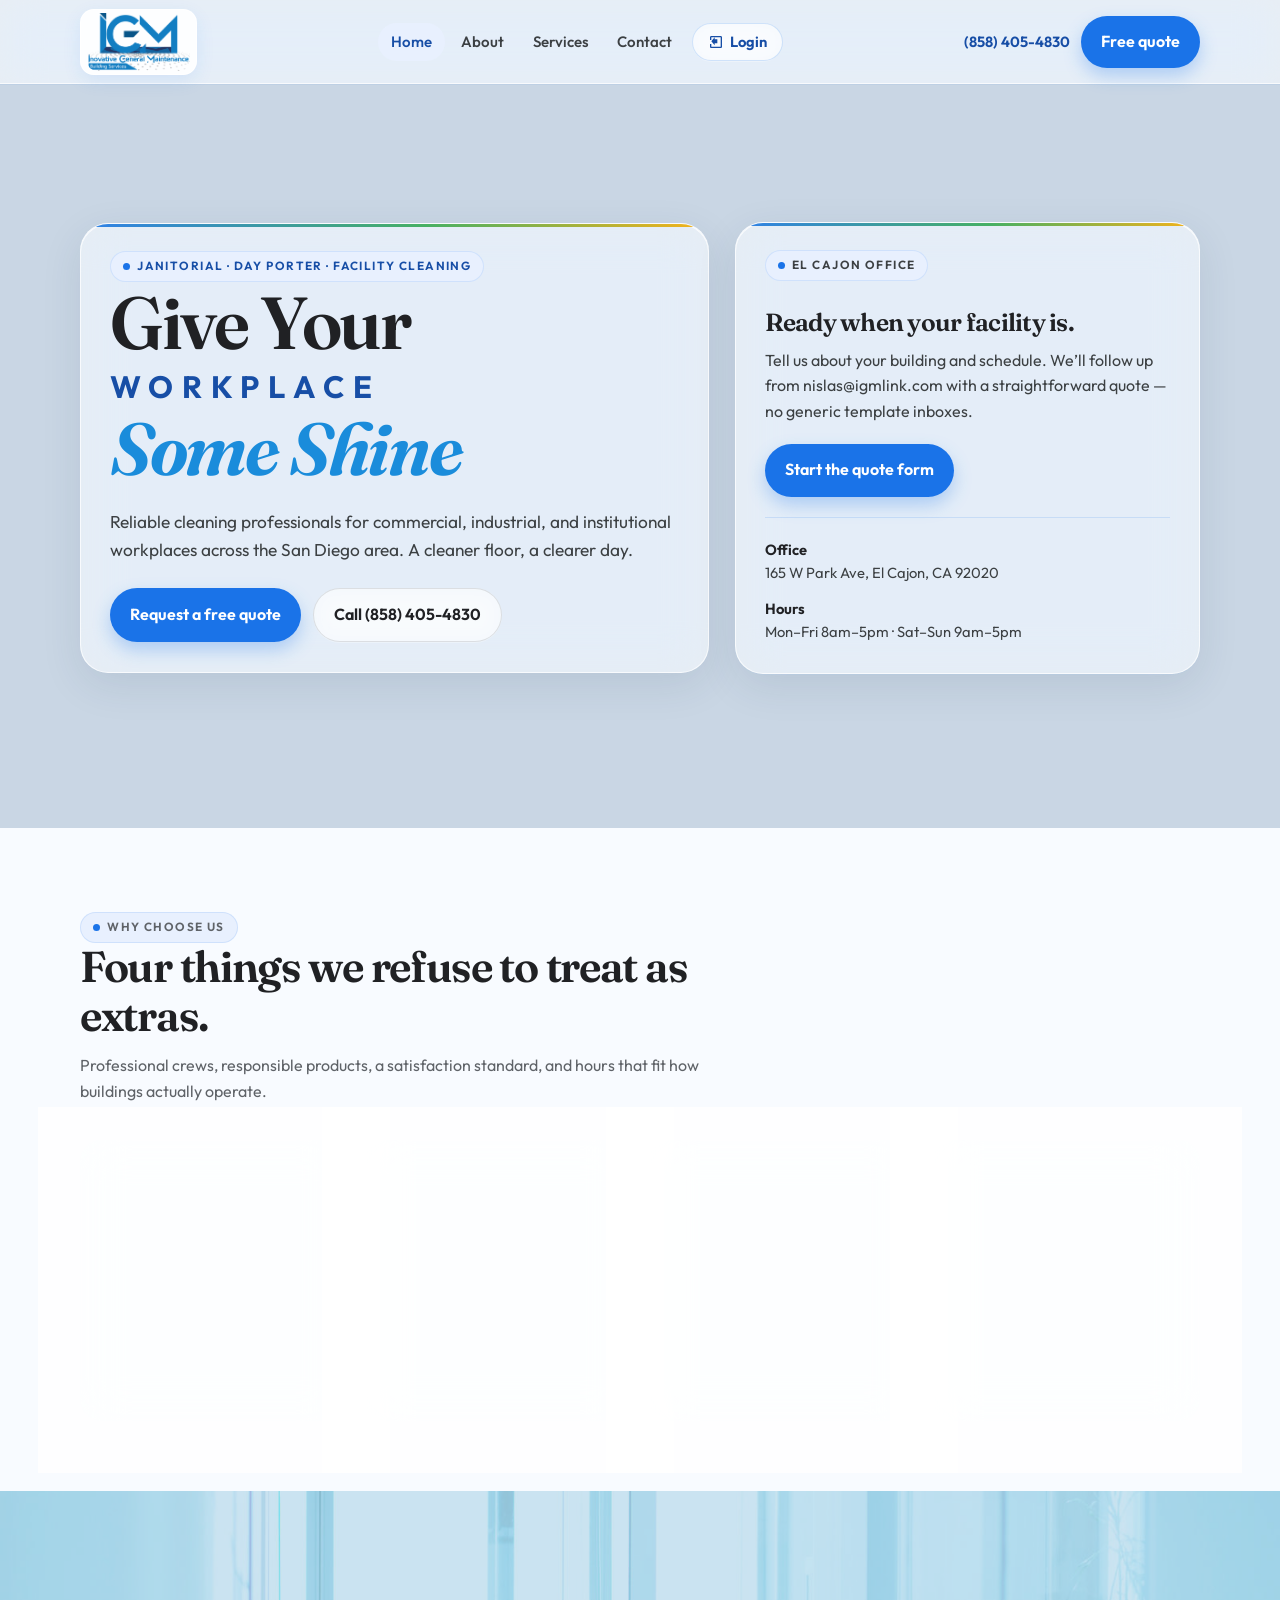
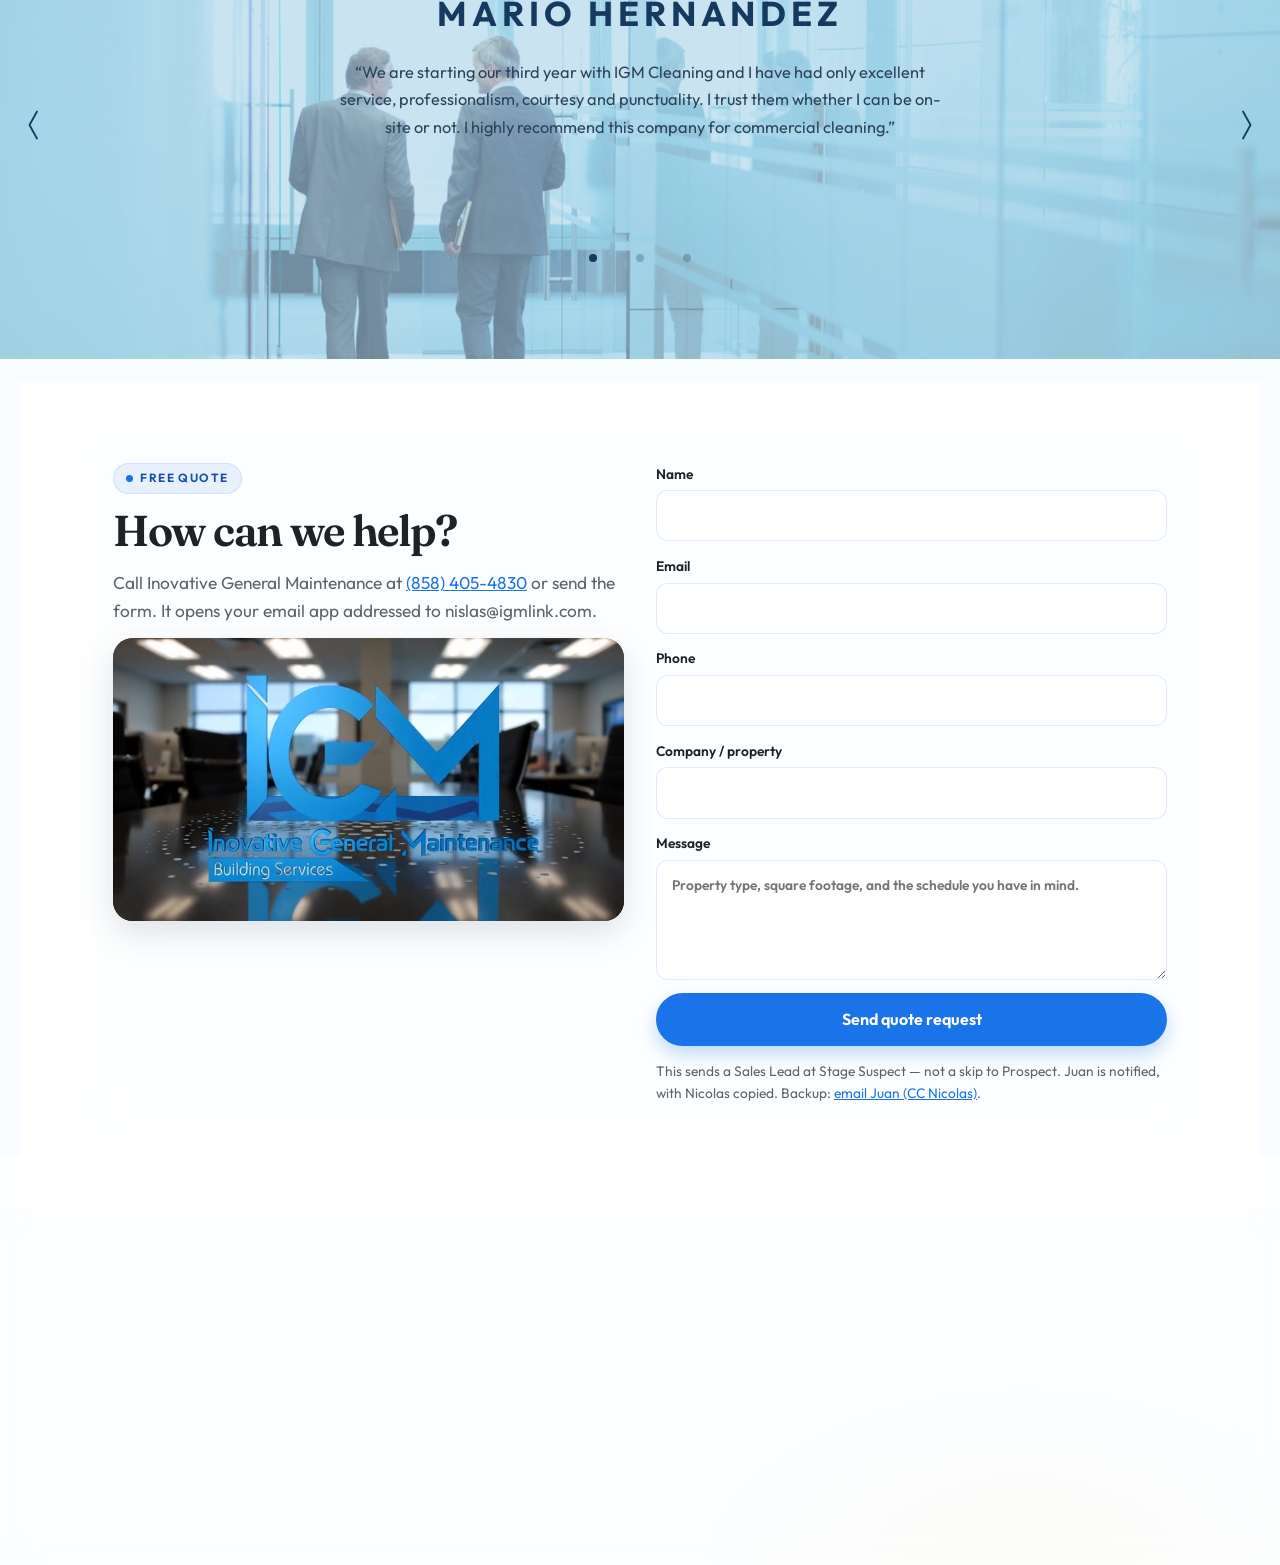
<file: index.html>
<!DOCTYPE html>
<html lang="en">
<head>
  <meta charset="utf-8">
  <meta name="viewport" content="width=device-width, initial-scale=1">
  <title>Give Your Workplace Some Shine | Inovative General Maintenance</title>
  <meta name="description" content="Inovative General Maintenance provides janitorial, day porter, and facility cleaning for commercial workplaces in the San Diego area. Call (858) 405-4830 for a free quote.">
  <link rel="canonical" href="https://executivepartnerllc.github.io/igmlink-website/">
  <meta name="theme-color" content="#EEF3F8">
  <link rel="icon" href="assets/img/favicon.svg" type="image/svg+xml">
  <link rel="icon" href="assets/img/favicon-32.png" sizes="32x32">
  <link rel="apple-touch-icon" href="assets/img/apple-touch-icon.png">
  <link rel="manifest" href="site.webmanifest">
  <meta property="og:type" content="website">
  <meta property="og:title" content="Give Your Workplace Some Shine | IGM">
  <meta property="og:description" content="Professional janitorial, day porter, and facility cleaning from Inovative General Maintenance in El Cajon, CA.">
  <meta property="og:url" content="https://executivepartnerllc.github.io/igmlink-website/">
  <meta property="og:image" content="https://executivepartnerllc.github.io/igmlink-website/assets/img/og-image.png">
  <meta name="twitter:card" content="summary_large_image">
  <link rel="preconnect" href="https://fonts.googleapis.com">
  <link rel="preconnect" href="https://fonts.gstatic.com" crossorigin>
  <link href="https://fonts.googleapis.com/css2?family=Fraunces:ital,opsz,wght@0,9..144,500;0,9..144,650;1,9..144,620&family=Outfit:wght@400;500;600;700&display=swap" rel="stylesheet">
  <link rel="stylesheet" href="assets/css/styles.css">
  <script type="application/ld+json">
  {
    "@context": "https://schema.org",
    "@type": "JanitorialService",
    "name": "Inovative General Maintenance",
    "telephone": "+18584054830",
    "email": "nislas@igmlink.com",
    "address": {
      "@type": "PostalAddress",
      "streetAddress": "165 W Park Ave",
      "addressLocality": "El Cajon",
      "addressRegion": "CA",
      "postalCode": "92020"
    },
    "areaServed": "San Diego County",
    "url": "https://executivepartnerllc.github.io/igmlink-website/"
  }
  </script>
</head>
<body>
  <a class="skip-link" href="#main">Skip to content</a>
  <header class="site-header">
    <div class="wrap header-inner">
      <a class="brand" href="index.html">
        <span class="brand-mark">
          <img src="assets/img/igm-logo.png" alt="Inovative General Maintenance — Building Services">
        </span>
      </a>
      <nav class="nav-desktop" aria-label="Primary">
        <a href="index.html" aria-current="page">Home</a>
        <a href="about.html">About</a>
        <a href="services.html">Services</a>
        <a href="contact.html">Contact</a>
        <a class="nav-login" href="login.html">
          <svg viewBox="0 0 24 24" aria-hidden="true"><path fill="currentColor" d="M10 17v-3h4V8h-4V5l-5 6 5 6zm9-14H5c-1.1 0-2 .9-2 2v4h2V5h14v14H5v-4H3v4c0 1.1.9 2 2 2h14c1.1 0 2-.9 2-2V5c0-1.1-.9-2-2-2z"/></svg>
          Login
        </a>
      </nav>
      <div class="header-cta">
        <a class="phone-link" href="tel:+18584054830">(858) 405-4830</a>
        <a class="nav-login nav-login-compact" href="login.html">
          <svg viewBox="0 0 24 24" aria-hidden="true"><path fill="currentColor" d="M10 17v-3h4V8h-4V5l-5 6 5 6zm9-14H5c-1.1 0-2 .9-2 2v4h2V5h14v14H5v-4H3v4c0 1.1.9 2 2 2h14c1.1 0 2-.9 2-2V5c0-1.1-.9-2-2-2z"/></svg>
          Login
        </a>
        <a class="btn btn-primary" href="contact.html">Free quote</a>
        <button class="nav-toggle" type="button" data-nav-toggle aria-expanded="false" aria-controls="mobile-nav" aria-label="Open menu">
          <span></span>
        </button>
      </div>
    </div>
    <nav class="nav-mobile wrap" id="mobile-nav" data-nav-panel aria-label="Mobile">
      <a href="index.html" aria-current="page">Home</a>
      <a href="about.html">About</a>
      <a href="services.html">Services</a>
      <a href="contact.html">Contact</a>
      <a href="login.html">Login</a>
      <a href="tel:+18584054830">(858) 405-4830</a>
      <a class="btn btn-primary" href="contact.html">Request a free quote</a>
    </nav>
  </header>

  <main id="main">
    <section class="hero has-video">
      <div class="bg-video" data-parallax="media" aria-hidden="true">
        <video
          data-bg-video
          data-src-desktop="assets/video/home-hero.mp4"
          data-src-mobile="assets/video/home-hero-mobile.mp4"
          src="assets/video/home-hero.mp4"
          muted
          loop
          playsinline
          autoplay
          preload="auto"
        ></video>
      </div>
      <div class="hero-grid">
        <div class="glass hero-copy-card" data-parallax="glass">
          <p class="kicker"><span class="kicker-dot" aria-hidden="true"></span>Janitorial · Day porter · Facility cleaning</p>
          <h1>
            <span>Give Your</span>
            <span class="workplace">Workplace</span>
            <span class="shine">Some Shine</span>
          </h1>
          <p class="lede hero-copy">Reliable cleaning professionals for commercial, industrial, and institutional workplaces across the San Diego area. A cleaner floor, a clearer day.</p>
          <div class="hero-actions">
            <a class="btn btn-primary" href="contact.html">Request a free quote</a>
            <a class="btn btn-ghost" href="tel:+18584054830">Call (858) 405-4830</a>
          </div>
        </div>
        <aside class="glass hero-card" data-parallax="glass">
          <p class="kicker"><span class="kicker-dot" aria-hidden="true"></span>El Cajon office</p>
          <h2>Ready when your facility is.</h2>
          <p>Tell us about your building and schedule. We’ll follow up from nislas@igmlink.com with a straightforward quote — no generic template inboxes.</p>
          <a class="btn btn-primary" href="#quote">Start the quote form</a>
          <div class="hero-meta">
            <div><strong>Office</strong><br>165 W Park Ave, El Cajon, CA 92020</div>
            <div><strong>Hours</strong><br>Mon–Fri 8am–5pm · Sat–Sun 9am–5pm</div>
          </div>
        </aside>
      </div>
    </section>

    <section>
      <div class="wrap">
        <div class="section-head" data-story>
          <p class="kicker"><span class="kicker-dot" aria-hidden="true"></span>Why choose us</p>
          <h2>Four things we refuse to treat as extras.</h2>
          <p>Professional crews, responsible products, a satisfaction standard, and hours that fit how buildings actually operate.</p>
        </div>
        <div class="pillars" data-story-stagger>
          <article class="pillar accent-blue" data-story>
            <div class="pillar-index">01</div>
            <h3>Certified professional cleaners</h3>
            <p>Trained crews who show up prepared, follow a plan, and treat your workplace like it is still in use the next morning.</p>
          </article>
          <article class="pillar accent-green" data-story>
            <div class="pillar-index">02</div>
            <h3>Environmentally friendly cleaning</h3>
            <p>Responsible products and methods that keep interiors presentable without treating “green” as a slogan on a banner.</p>
          </article>
          <article class="pillar accent-yellow" data-story>
            <div class="pillar-index">03</div>
            <h3>100% satisfaction guaranteed</h3>
            <p>If something is missed, we want to hear it. The standard is a workplace you are proud to walk into — not a checklist nobody checks.</p>
          </article>
          <article class="pillar accent-red" data-story>
            <div class="pillar-index">04</div>
            <h3>Available evenings &amp; weekends</h3>
            <p>Nightly janitorial and weekend coverage so cleaning happens around your operations, not in the middle of them.</p>
          </article>
        </div>
      </div>
    </section>

    <section class="quote-band" aria-roledescription="carousel" aria-label="Client testimonials">
      <div class="quote-band-media" data-parallax="media" aria-hidden="true">
        <img src="assets/img/testimonials-office.jpg" alt="">
        <div class="quote-band-tint"></div>
      </div>
      <div class="quote-slider" data-quote-slider data-story tabindex="0">
        <div class="quote-viewport">
          <blockquote class="quote-slide is-active" data-slide>
            <p class="quote-name">Mario Hernandez</p>
            <p class="quote-text">“We are starting our third year with IGM Cleaning and I have had only excellent service, professionalism, courtesy and punctuality. I trust them whether I can be on-site or not. I highly recommend this company for commercial cleaning.”</p>
          </blockquote>
          <blockquote class="quote-slide" data-slide hidden>
            <p class="quote-name">Dale Smith</p>
            <p class="quote-text">“We strongly feel that the cleanliness in our office has a strong effect on our productivity, and we can thank IGM Cleaning for helping to make our business so successful. They routinely clean our offices, and set us up on a floor maintenance schedule that keeps our tile shining like new all year round. I have recommended IGM Cleaning to all my friends.”</p>
          </blockquote>
          <blockquote class="quote-slide" data-slide hidden>
            <p class="quote-name">Nicole Moor</p>
            <p class="quote-text">“Thanks very much to Nicolas &amp; team!! 5 stars for the great work you guys did for us this past Friday. They were prompt, hard working, extremely friendly…”</p>
          </blockquote>
        </div>
        <button class="quote-arrow quote-arrow-prev" type="button" data-prev aria-label="Previous testimonial">
          <svg viewBox="0 0 24 48" aria-hidden="true"><path d="M16 6L6 24l10 18" fill="none" stroke="currentColor" stroke-width="2.4" stroke-linecap="round" stroke-linejoin="round"/></svg>
        </button>
        <button class="quote-arrow quote-arrow-next" type="button" data-next aria-label="Next testimonial">
          <svg viewBox="0 0 24 48" aria-hidden="true"><path d="M8 6l10 18L8 42" fill="none" stroke="currentColor" stroke-width="2.4" stroke-linecap="round" stroke-linejoin="round"/></svg>
        </button>
        <div class="quote-dots" role="tablist" aria-label="Choose a testimonial">
          <button type="button" role="tab" class="is-active" data-dot aria-label="Show Mario Hernandez" aria-selected="true"></button>
          <button type="button" role="tab" data-dot aria-label="Show Dale Smith" aria-selected="false"></button>
          <button type="button" role="tab" data-dot aria-label="Show Nicole Moor" aria-selected="false"></button>
        </div>
      </div>
    </section>

    <section id="quote">
      <div class="wrap cta-panel">
        <div class="cta-copy" data-story>
          <p class="kicker"><span class="kicker-dot" aria-hidden="true"></span>Free quote</p>
          <h2>How can we help?</h2>
          <p class="lede">Call Inovative General Maintenance at <a href="tel:+18584054830">(858) 405-4830</a> or send the form. It opens your email app addressed to nislas@igmlink.com.</p>
          <div class="cta-media" aria-hidden="true">
            <video
              data-bg-video
              data-src-desktop="assets/video/quote-logo-table.mp4"
              data-src-mobile="assets/video/quote-logo-table.mp4"
              src="assets/video/quote-logo-table.mp4"
              poster="assets/img/quote-logo-table-poster.jpg"
              muted
              loop
              playsinline
              autoplay
              preload="auto"
            ></video>
          </div>
        </div>
        <form class="form" data-quote-form data-story>
          <label>Name
            <input type="text" name="name" autocomplete="name" required>
          </label>
          <label>Email
            <input type="email" name="email" autocomplete="email" required>
          </label>
          <label>Phone
            <input type="tel" name="phone" autocomplete="tel" required>
          </label>
          <label>Company / property
            <input type="text" name="company" autocomplete="organization" required>
          </label>
          <label>Message
            <textarea name="message" required placeholder="Property type, square footage, and the schedule you have in mind."></textarea>
          </label>
          <button class="btn btn-primary" type="submit">Send quote request</button>
          <p class="form-status" data-quote-status role="status" aria-live="polite" hidden></p>
          <p class="form-note">This sends a Sales Lead at Stage Suspect — not a skip to Prospect. Juan is notified, with Nicolas copied. Backup: <a data-quote-mailto href="mailto:jcuevas@igmlink.com?cc=nislas@igmlink.com">email Juan (CC Nicolas)</a>.</p>
        </form>
      </div>
    </section>
  </main>

  <footer class="site-footer">
    <div class="wrap">
      <div class="footer-grid">
        <div>
          <a class="footer-logo" href="index.html">
            <img src="assets/img/igm-logo.png" alt="Inovative General Maintenance — Building Services">
          </a>
          <p>Janitorial, day porter, and facility cleaning for workplaces that need to look the part.</p>
        </div>
        <div>
          <h2>Visit</h2>
          <div class="footer-meta">
            <a href="https://maps.google.com/?q=165+W+Park+Ave+El+Cajon+CA+92020">165 W Park Ave<br>El Cajon, CA 92020</a>
            <a href="tel:+18584054830">(858) 405-4830</a>
            <a href="mailto:nislas@igmlink.com">nislas@igmlink.com</a>
          </div>
        </div>
        <div>
          <h2>Site</h2>
          <div class="footer-links">
            <a href="about.html">About</a>
            <a href="services.html">Services</a>
            <a href="contact.html">Contact</a>
            <a href="login.html">Login</a>
            <a href="terms-of-use.html">Terms of Use</a>
            <a href="privacy-policy.html">Privacy Policy</a>
          </div>
        </div>
      </div>
      <div class="copyright">
        <span>© Inovative General Maintenance · El Cajon, CA</span>
        <span class="ep-note">Built with Executive Partner <span class="material-dots" aria-hidden="true"><span></span><span></span><span></span><span></span></span></span>
      </div>
    </div>
  </footer>
  <script src="assets/js/quote-config.js"></script>
  <script src="assets/js/site.js"></script>
</body>
</html>
</file>
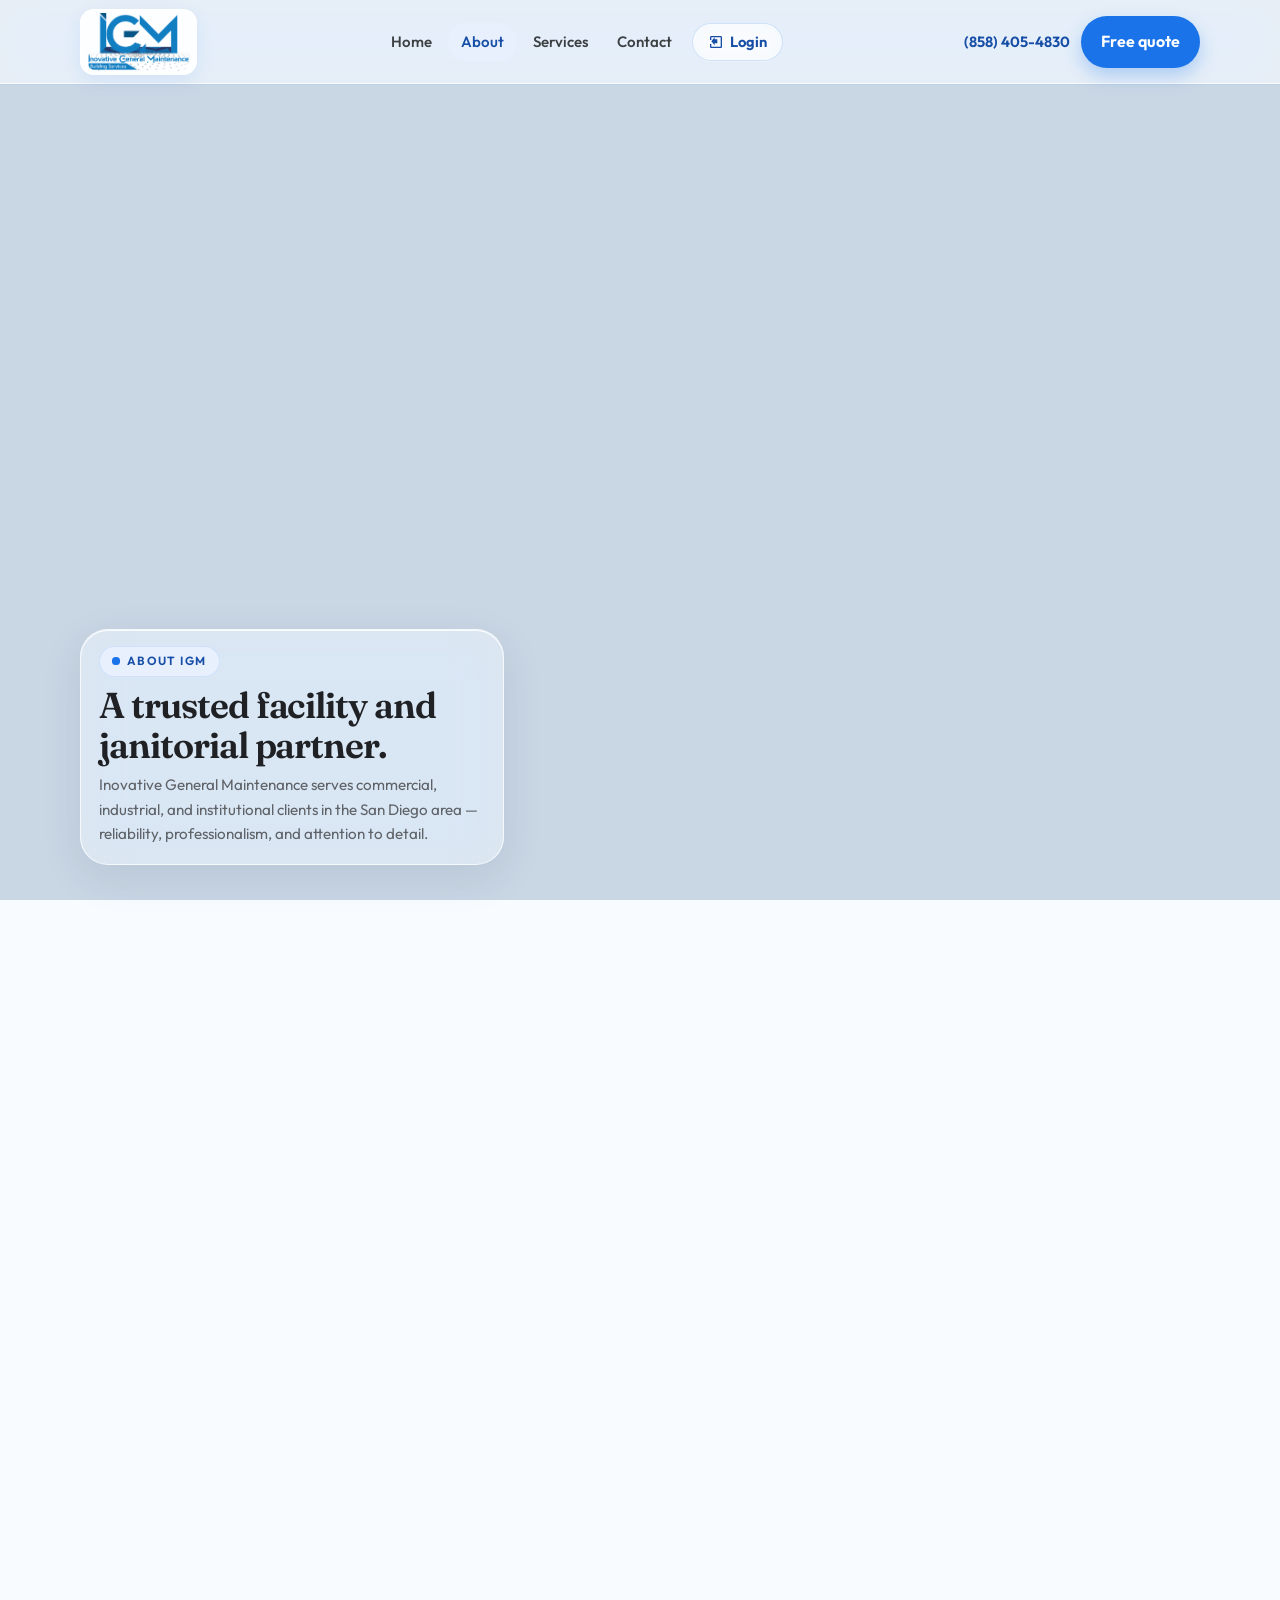
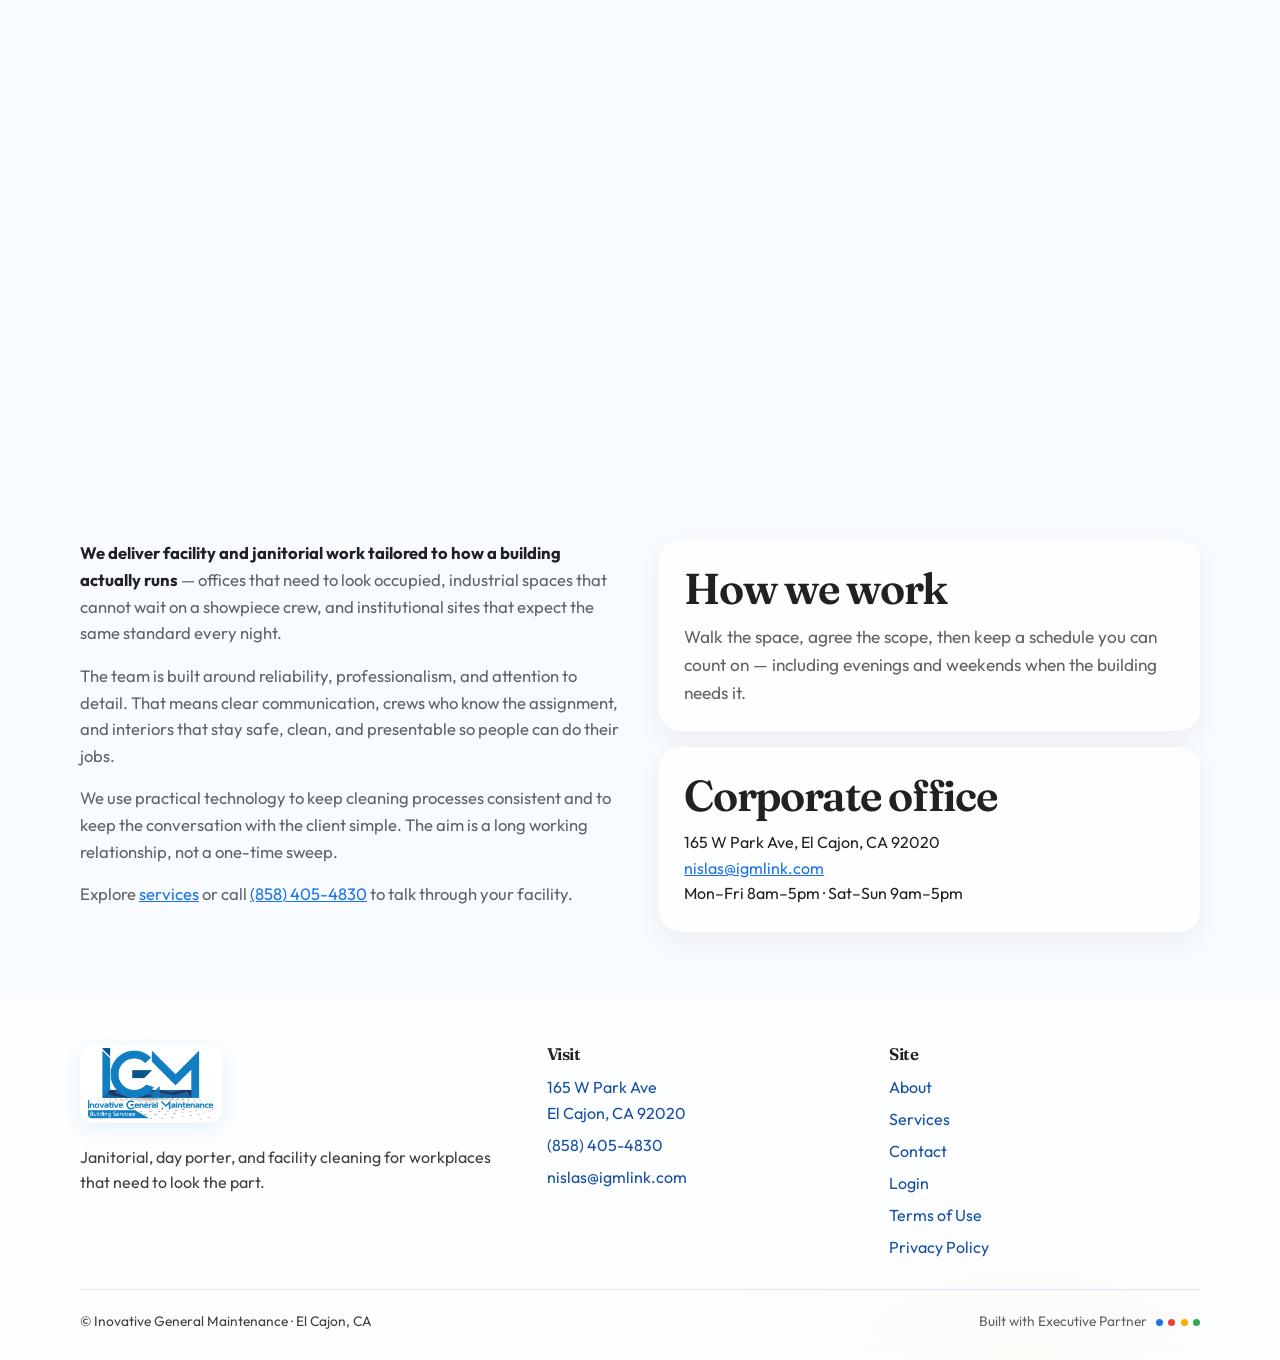
<file: about.html>
<!DOCTYPE html>
<html lang="en">
<head>
  <meta charset="utf-8">
  <meta name="viewport" content="width=device-width, initial-scale=1">
  <title>About | Inovative General Maintenance</title>
  <meta name="description" content="Inovative General Maintenance is a trusted facility and janitorial partner for commercial, industrial, and institutional clients in the San Diego area.">
  <link rel="canonical" href="https://executivepartnerllc.github.io/igmlink-website/about.html">
  <meta name="theme-color" content="#EEF3F8">
  <link rel="icon" href="assets/img/favicon.svg" type="image/svg+xml">
  <link rel="icon" href="assets/img/favicon-32.png" sizes="32x32">
  <link rel="apple-touch-icon" href="assets/img/apple-touch-icon.png">
  <link rel="manifest" href="site.webmanifest">
  <meta property="og:type" content="website">
  <meta property="og:title" content="About Inovative General Maintenance">
  <meta property="og:description" content="Reliability, professionalism, and attention to detail for San Diego-area workplaces.">
  <meta property="og:url" content="https://executivepartnerllc.github.io/igmlink-website/about.html">
  <meta property="og:image" content="https://executivepartnerllc.github.io/igmlink-website/assets/img/og-image.png">
  <link rel="preconnect" href="https://fonts.googleapis.com">
  <link rel="preconnect" href="https://fonts.gstatic.com" crossorigin>
  <link href="https://fonts.googleapis.com/css2?family=Fraunces:ital,opsz,wght@0,9..144,500;0,9..144,650;1,9..144,620&family=Outfit:wght@400;500;600;700&display=swap" rel="stylesheet">
  <link rel="stylesheet" href="assets/css/styles.css">
</head>
<body>
  <a class="skip-link" href="#main">Skip to content</a>
  <header class="site-header">
    <div class="wrap header-inner">
      <a class="brand" href="index.html">
        <span class="brand-mark">
          <img src="assets/img/igm-logo.png" alt="Inovative General Maintenance — Building Services">
        </span>
      </a>
      <nav class="nav-desktop" aria-label="Primary">
        <a href="index.html">Home</a>
        <a href="about.html" aria-current="page">About</a>
        <a href="services.html">Services</a>
        <a href="contact.html">Contact</a>
        <a class="nav-login" href="login.html">
          <svg viewBox="0 0 24 24" aria-hidden="true"><path fill="currentColor" d="M10 17v-3h4V8h-4V5l-5 6 5 6zm9-14H5c-1.1 0-2 .9-2 2v4h2V5h14v14H5v-4H3v4c0 1.1.9 2 2 2h14c1.1 0 2-.9 2-2V5c0-1.1-.9-2-2-2z"/></svg>
          Login
        </a>
      </nav>
      <div class="header-cta">
        <a class="phone-link" href="tel:+18584054830">(858) 405-4830</a>
        <a class="nav-login nav-login-compact" href="login.html">
          <svg viewBox="0 0 24 24" aria-hidden="true"><path fill="currentColor" d="M10 17v-3h4V8h-4V5l-5 6 5 6zm9-14H5c-1.1 0-2 .9-2 2v4h2V5h14v14H5v-4H3v4c0 1.1.9 2 2 2h14c1.1 0 2-.9 2-2V5c0-1.1-.9-2-2-2z"/></svg>
          Login
        </a>
        <a class="btn btn-primary" href="contact.html">Free quote</a>
        <button class="nav-toggle" type="button" data-nav-toggle aria-expanded="false" aria-controls="mobile-nav" aria-label="Open menu">
          <span></span>
        </button>
      </div>
    </div>
    <nav class="nav-mobile wrap" id="mobile-nav" data-nav-panel aria-label="Mobile">
      <a href="index.html">Home</a>
      <a href="about.html" aria-current="page">About</a>
      <a href="services.html">Services</a>
      <a href="contact.html">Contact</a>
      <a href="login.html">Login</a>
      <a href="tel:+18584054830">(858) 405-4830</a>
      <a class="btn btn-primary" href="contact.html">Request a free quote</a>
    </nav>
  </header>

  <main id="main">
    <section class="page-hero has-video about-hero">
      <div class="about-track">
        <div class="about-pin">
          <div class="bg-video" data-parallax="media" aria-hidden="true">
            <video
              data-bg-video
              data-src-desktop="assets/video/about-team.mp4"
              data-src-mobile="assets/video/about-team-mobile.mp4"
              src="assets/video/about-team.mp4"
              muted
              loop
              playsinline
              autoplay
              preload="auto"
            ></video>
          </div>
        </div>
        <div class="about-hero-grid">
          <div class="glass page-hero-copy" data-parallax="glass">
            <p class="kicker"><span class="kicker-dot" aria-hidden="true"></span>About IGM</p>
            <h1>A trusted facility and janitorial partner.</h1>
            <p class="lede">Inovative General Maintenance serves commercial, industrial, and institutional clients in the San Diego area — reliability, professionalism, and attention to detail.</p>
          </div>
        </div>
      </div>
    </section>

    <section>
      <div class="wrap split">
        <div class="prose" data-story>
          <p><strong>We deliver facility and janitorial work tailored to how a building actually runs</strong> — offices that need to look occupied, industrial spaces that cannot wait on a showpiece crew, and institutional sites that expect the same standard every night.</p>
          <p>The team is built around reliability, professionalism, and attention to detail. That means clear communication, crews who know the assignment, and interiors that stay safe, clean, and presentable so people can do their jobs.</p>
          <p>We use practical technology to keep cleaning processes consistent and to keep the conversation with the client simple. The aim is a long working relationship, not a one-time sweep.</p>
          <p>Explore <a href="services.html">services</a> or call <a href="tel:+18584054830">(858) 405-4830</a> to talk through your facility.</p>
        </div>
        <aside class="card-list" data-story-stagger>
          <article class="detail-card" data-story>
            <h2>How we work</h2>
            <p class="lede" style="margin-top:0.6rem">Walk the space, agree the scope, then keep a schedule you can count on — including evenings and weekends when the building needs it.</p>
          </article>
          <article class="detail-card" data-story>
            <h2>Corporate office</h2>
            <p style="margin-top:0.6rem">165 W Park Ave, El Cajon, CA 92020<br>
            <a href="mailto:nislas@igmlink.com">nislas@igmlink.com</a><br>
            Mon–Fri 8am–5pm · Sat–Sun 9am–5pm</p>
          </article>
        </aside>
      </div>
    </section>
  </main>

  <footer class="site-footer">
    <div class="wrap">
      <div class="footer-grid">
        <div>
          <a class="footer-logo" href="index.html">
            <img src="assets/img/igm-logo.png" alt="Inovative General Maintenance — Building Services">
          </a>
          <p>Janitorial, day porter, and facility cleaning for workplaces that need to look the part.</p>
        </div>
        <div>
          <h2>Visit</h2>
          <div class="footer-meta">
            <a href="https://maps.google.com/?q=165+W+Park+Ave+El+Cajon+CA+92020">165 W Park Ave<br>El Cajon, CA 92020</a>
            <a href="tel:+18584054830">(858) 405-4830</a>
            <a href="mailto:nislas@igmlink.com">nislas@igmlink.com</a>
          </div>
        </div>
        <div>
          <h2>Site</h2>
          <div class="footer-links">
            <a href="about.html">About</a>
            <a href="services.html">Services</a>
            <a href="contact.html">Contact</a>
            <a href="login.html">Login</a>
            <a href="terms-of-use.html">Terms of Use</a>
            <a href="privacy-policy.html">Privacy Policy</a>
          </div>
        </div>
      </div>
      <div class="copyright">
        <span>© Inovative General Maintenance · El Cajon, CA</span>
        <span class="ep-note">Built with Executive Partner <span class="material-dots" aria-hidden="true"><span></span><span></span><span></span><span></span></span></span>
      </div>
    </div>
  </footer>
  <script src="assets/js/site.js"></script>
</body>
</html>
</file>
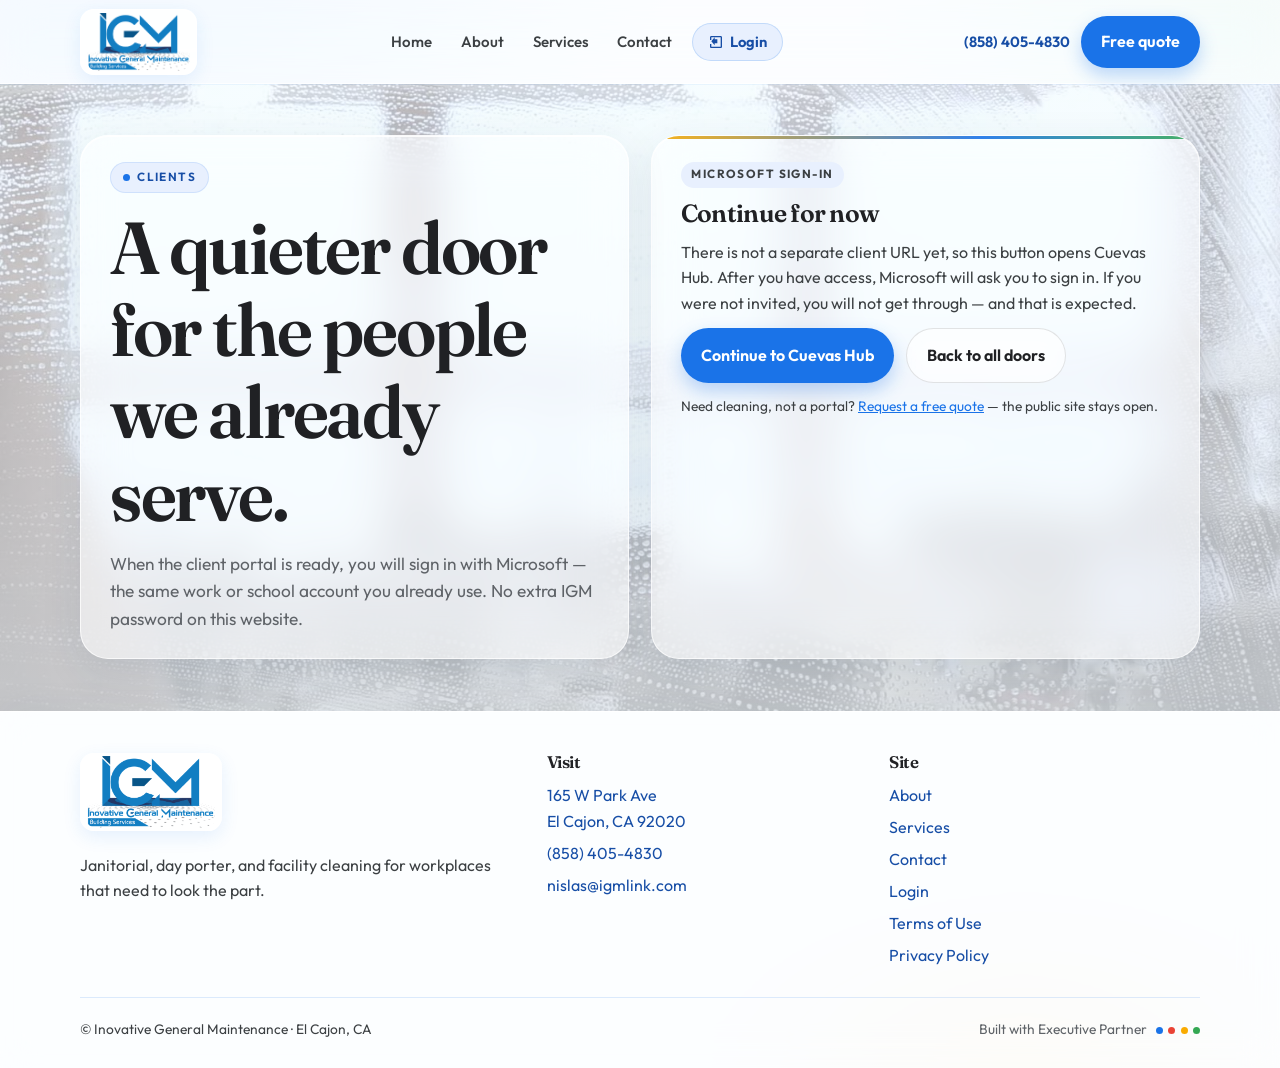
<file: client-login.html>
<!DOCTYPE html>
<html lang="en">
<head>
  <meta charset="utf-8">
  <meta name="viewport" content="width=device-width, initial-scale=1">
  <title>Client access | Inovative General Maintenance</title>
  <meta name="description" content="IGM client sign-in will use Microsoft. Continue to Cuevas Hub for now, or request a quote on the public site.">
  <link rel="canonical" href="https://executivepartnerllc.github.io/igmlink-website/client-login.html">
  <meta name="theme-color" content="#EEF3F8">
  <link rel="icon" href="assets/img/favicon.svg" type="image/svg+xml">
  <link rel="icon" href="assets/img/favicon-32.png" sizes="32x32">
  <link rel="apple-touch-icon" href="assets/img/apple-touch-icon.png">
  <link rel="manifest" href="site.webmanifest">
  <meta property="og:type" content="website">
  <meta property="og:title" content="Client access | IGM">
  <meta property="og:description" content="A finished welcome for IGM clients. Microsoft sign-in is coming; Cuevas Hub is the interim door.">
  <meta property="og:url" content="https://executivepartnerllc.github.io/igmlink-website/client-login.html">
  <meta property="og:image" content="https://executivepartnerllc.github.io/igmlink-website/assets/img/og-image.png">
  <link rel="preconnect" href="https://fonts.googleapis.com">
  <link rel="preconnect" href="https://fonts.gstatic.com" crossorigin>
  <link href="https://fonts.googleapis.com/css2?family=Fraunces:ital,opsz,wght@0,9..144,500;0,9..144,650;1,9..144,620&family=Outfit:wght@400;500;600;700&display=swap" rel="stylesheet">
  <link rel="stylesheet" href="assets/css/styles.css">
</head>
<body>
  <a class="skip-link" href="#main">Skip to content</a>
  <header class="site-header">
    <div class="wrap header-inner">
      <a class="brand" href="index.html">
        <span class="brand-mark">
          <img src="assets/img/igm-logo.png" alt="Inovative General Maintenance — Building Services">
        </span>
      </a>
      <nav class="nav-desktop" aria-label="Primary">
        <a href="index.html">Home</a>
        <a href="about.html">About</a>
        <a href="services.html">Services</a>
        <a href="contact.html">Contact</a>
        <a class="nav-login" href="login.html" aria-current="page">
          <svg viewBox="0 0 24 24" aria-hidden="true"><path fill="currentColor" d="M10 17v-3h4V8h-4V5l-5 6 5 6zm9-14H5c-1.1 0-2 .9-2 2v4h2V5h14v14H5v-4H3v4c0 1.1.9 2 2 2h14c1.1 0 2-.9 2-2V5c0-1.1-.9-2-2-2z"/></svg>
          Login
        </a>
      </nav>
      <div class="header-cta">
        <a class="phone-link" href="tel:+18584054830">(858) 405-4830</a>
        <a class="nav-login nav-login-compact" href="login.html" aria-current="page">
          <svg viewBox="0 0 24 24" aria-hidden="true"><path fill="currentColor" d="M10 17v-3h4V8h-4V5l-5 6 5 6zm9-14H5c-1.1 0-2 .9-2 2v4h2V5h14v14H5v-4H3v4c0 1.1.9 2 2 2h14c1.1 0 2-.9 2-2V5c0-1.1-.9-2-2-2z"/></svg>
          Login
        </a>
        <a class="btn btn-primary" href="contact.html">Free quote</a>
        <button class="nav-toggle" type="button" data-nav-toggle aria-expanded="false" aria-controls="mobile-nav" aria-label="Open menu">
          <span></span>
        </button>
      </div>
    </div>
    <nav class="nav-mobile wrap" id="mobile-nav" data-nav-panel aria-label="Mobile">
      <a href="index.html">Home</a>
      <a href="about.html">About</a>
      <a href="services.html">Services</a>
      <a href="contact.html">Contact</a>
      <a href="login.html" aria-current="page">Login</a>
      <a href="tel:+18584054830">(858) 405-4830</a>
      <a class="btn btn-primary" href="contact.html">Request a free quote</a>
    </nav>
  </header>

  <main id="main">
    <section class="page-hero login-hero">
      <div class="wrap client-login-grid">
        <div class="glass page-hero-copy" data-story>
          <p class="kicker"><span class="kicker-dot" aria-hidden="true"></span>Clients</p>
          <h1>A quieter door for the people we already serve.</h1>
          <p class="lede">When the client portal is ready, you will sign in with Microsoft — the same work or school account you already use. No extra IGM password on this website.</p>
        </div>
        <aside class="glass client-login-card" data-story>
          <p class="tag">Microsoft sign-in</p>
          <h2>Continue for now</h2>
          <p>There is not a separate client URL yet, so this button opens Cuevas Hub. After you have access, Microsoft will ask you to sign in. If you were not invited, you will not get through — and that is expected.</p>
          <div class="hero-actions">
            <a
              class="btn btn-primary"
              data-login-dest="CLIENT_URL"
              href="https://executiveptr.sharepoint.com/sites/CuevasHub/"
              target="_blank"
              rel="noopener noreferrer"
            >Continue to Cuevas Hub <span class="visually-hidden">(opens in a new tab)</span></a>
            <a class="btn btn-ghost" href="login.html">Back to all doors</a>
          </div>
          <p class="form-note">Need cleaning, not a portal? <a href="contact.html">Request a free quote</a> — the public site stays open.</p>
        </aside>
      </div>
    </section>
  </main>

  <footer class="site-footer">
    <div class="wrap">
      <div class="footer-grid">
        <div>
          <a class="footer-logo" href="index.html">
            <img src="assets/img/igm-logo.png" alt="Inovative General Maintenance — Building Services">
          </a>
          <p>Janitorial, day porter, and facility cleaning for workplaces that need to look the part.</p>
        </div>
        <div>
          <h2>Visit</h2>
          <div class="footer-meta">
            <a href="https://maps.google.com/?q=165+W+Park+Ave+El+Cajon+CA+92020">165 W Park Ave<br>El Cajon, CA 92020</a>
            <a href="tel:+18584054830">(858) 405-4830</a>
            <a href="mailto:nislas@igmlink.com">nislas@igmlink.com</a>
          </div>
        </div>
        <div>
          <h2>Site</h2>
          <div class="footer-links">
            <a href="about.html">About</a>
            <a href="services.html">Services</a>
            <a href="contact.html">Contact</a>
            <a href="login.html">Login</a>
            <a href="terms-of-use.html">Terms of Use</a>
            <a href="privacy-policy.html">Privacy Policy</a>
          </div>
        </div>
      </div>
      <div class="copyright">
        <span>© Inovative General Maintenance · El Cajon, CA</span>
        <span class="ep-note">Built with Executive Partner <span class="material-dots" aria-hidden="true"><span></span><span></span><span></span><span></span></span></span>
      </div>
    </div>
  </footer>
  <script src="assets/js/login-config.js"></script>
  <script src="assets/js/site.js"></script>
</body>
</html>
</file>
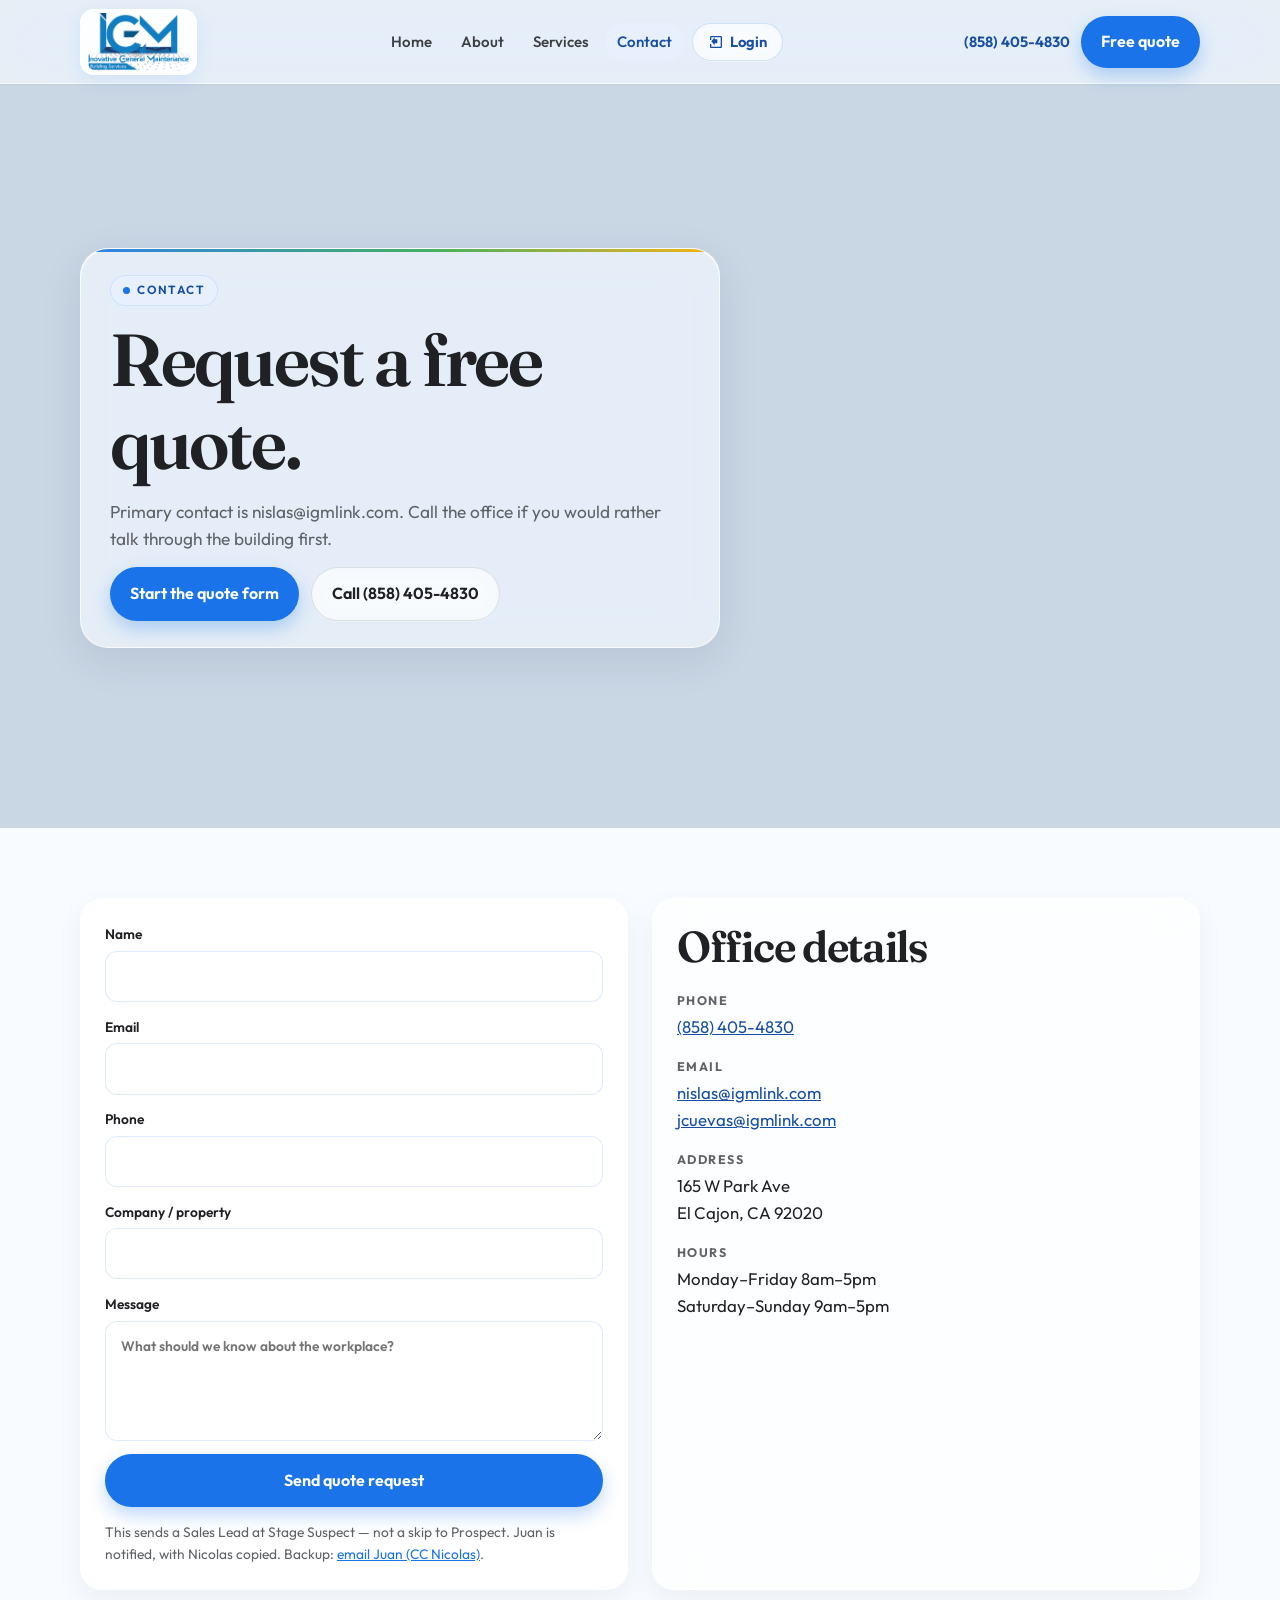
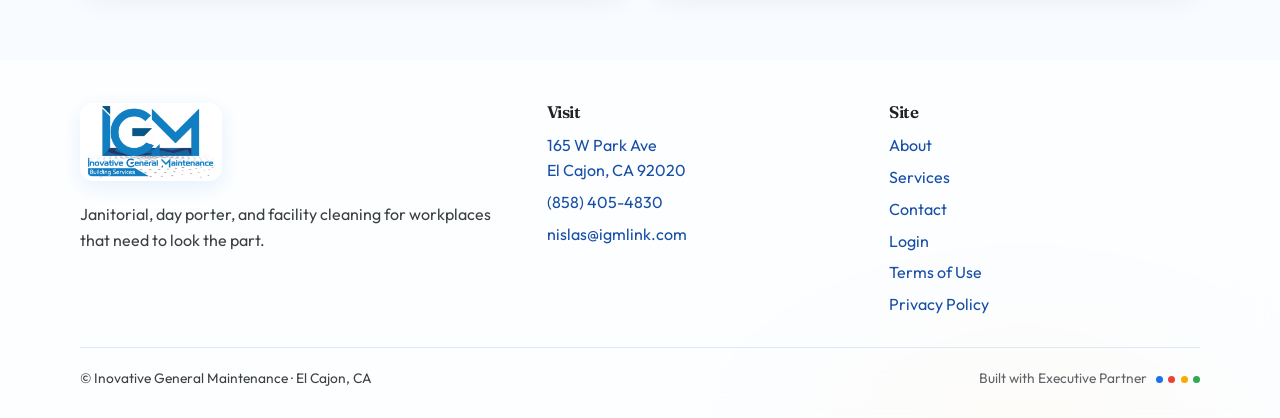
<file: contact.html>
<!DOCTYPE html>
<html lang="en">
<head>
  <meta charset="utf-8">
  <meta name="viewport" content="width=device-width, initial-scale=1">
  <title>Contact | Inovative General Maintenance</title>
  <meta name="description" content="Request a free quote from Inovative General Maintenance. Call (858) 405-4830 or email nislas@igmlink.com. Office at 165 W Park Ave, El Cajon, CA 92020.">
  <link rel="canonical" href="https://executivepartnerllc.github.io/igmlink-website/contact.html">
  <meta name="theme-color" content="#EEF3F8">
  <link rel="icon" href="assets/img/favicon.svg" type="image/svg+xml">
  <link rel="icon" href="assets/img/favicon-32.png" sizes="32x32">
  <link rel="apple-touch-icon" href="assets/img/apple-touch-icon.png">
  <link rel="manifest" href="site.webmanifest">
  <meta property="og:type" content="website">
  <meta property="og:title" content="Request a Free Quote | IGM">
  <meta property="og:description" content="Contact Inovative General Maintenance in El Cajon for janitorial and facility cleaning.">
  <meta property="og:url" content="https://executivepartnerllc.github.io/igmlink-website/contact.html">
  <meta property="og:image" content="https://executivepartnerllc.github.io/igmlink-website/assets/img/og-image.png">
  <link rel="preconnect" href="https://fonts.googleapis.com">
  <link rel="preconnect" href="https://fonts.gstatic.com" crossorigin>
  <link href="https://fonts.googleapis.com/css2?family=Fraunces:ital,opsz,wght@0,9..144,500;0,9..144,650;1,9..144,620&family=Outfit:wght@400;500;600;700&display=swap" rel="stylesheet">
  <link rel="stylesheet" href="assets/css/styles.css">
</head>
<body>
  <a class="skip-link" href="#main">Skip to content</a>
  <header class="site-header">
    <div class="wrap header-inner">
      <a class="brand" href="index.html">
        <span class="brand-mark">
          <img src="assets/img/igm-logo.png" alt="Inovative General Maintenance — Building Services">
        </span>
      </a>
      <nav class="nav-desktop" aria-label="Primary">
        <a href="index.html">Home</a>
        <a href="about.html">About</a>
        <a href="services.html">Services</a>
        <a href="contact.html" aria-current="page">Contact</a>
        <a class="nav-login" href="login.html">
          <svg viewBox="0 0 24 24" aria-hidden="true"><path fill="currentColor" d="M10 17v-3h4V8h-4V5l-5 6 5 6zm9-14H5c-1.1 0-2 .9-2 2v4h2V5h14v14H5v-4H3v4c0 1.1.9 2 2 2h14c1.1 0 2-.9 2-2V5c0-1.1-.9-2-2-2z"/></svg>
          Login
        </a>
      </nav>
      <div class="header-cta">
        <a class="phone-link" href="tel:+18584054830">(858) 405-4830</a>
        <a class="nav-login nav-login-compact" href="login.html">
          <svg viewBox="0 0 24 24" aria-hidden="true"><path fill="currentColor" d="M10 17v-3h4V8h-4V5l-5 6 5 6zm9-14H5c-1.1 0-2 .9-2 2v4h2V5h14v14H5v-4H3v4c0 1.1.9 2 2 2h14c1.1 0 2-.9 2-2V5c0-1.1-.9-2-2-2z"/></svg>
          Login
        </a>
        <a class="btn btn-primary" href="#quote">Free quote</a>
        <button class="nav-toggle" type="button" data-nav-toggle aria-expanded="false" aria-controls="mobile-nav" aria-label="Open menu">
          <span></span>
        </button>
      </div>
    </div>
    <nav class="nav-mobile wrap" id="mobile-nav" data-nav-panel aria-label="Mobile">
      <a href="index.html">Home</a>
      <a href="about.html">About</a>
      <a href="services.html">Services</a>
      <a href="contact.html" aria-current="page">Contact</a>
      <a href="login.html">Login</a>
      <a href="tel:+18584054830">(858) 405-4830</a>
      <a class="btn btn-primary" href="#quote">Request a free quote</a>
    </nav>
  </header>

  <main id="main">
    <section class="page-hero has-video contact-hero">
      <div class="bg-video" data-parallax="media" aria-hidden="true">
        <video
          data-bg-video
          data-src-desktop="assets/video/contact-hero.mp4"
          data-src-mobile="assets/video/contact-hero-mobile.mp4"
          src="assets/video/contact-hero.mp4"
          muted
          loop
          playsinline
          autoplay
          preload="auto"
        ></video>
      </div>
      <div class="wrap">
        <div class="glass page-hero-copy" data-parallax="glass">
          <p class="kicker"><span class="kicker-dot" aria-hidden="true"></span>Contact</p>
          <h1>Request a free quote.</h1>
          <p class="lede">Primary contact is nislas@igmlink.com. Call the office if you would rather talk through the building first.</p>
          <div class="hero-actions">
            <a class="btn btn-primary" href="#quote">Start the quote form</a>
            <a class="btn btn-ghost" href="tel:+18584054830">Call (858) 405-4830</a>
          </div>
        </div>
      </div>
    </section>

    <section class="contact-panel" id="quote">
      <div class="wrap contact-grid">
        <form class="form detail-card" data-quote-form data-story>
          <label>Name
            <input type="text" name="name" autocomplete="name" required>
          </label>
          <label>Email
            <input type="email" name="email" autocomplete="email" required>
          </label>
          <label>Phone
            <input type="tel" name="phone" autocomplete="tel" required>
          </label>
          <label>Company / property
            <input type="text" name="company" autocomplete="organization" required>
          </label>
          <label>Message
            <textarea name="message" required placeholder="What should we know about the workplace?"></textarea>
          </label>
          <button class="btn btn-primary" type="submit">Send quote request</button>
          <p class="form-status" data-quote-status role="status" aria-live="polite" hidden></p>
          <p class="form-note">This sends a Sales Lead at Stage Suspect — not a skip to Prospect. Juan is notified, with Nicolas copied. Backup: <a data-quote-mailto href="mailto:jcuevas@igmlink.com?cc=nislas@igmlink.com">email Juan (CC Nicolas)</a>.</p>
        </form>

        <aside class="detail-card" data-story>
          <h2>Office details</h2>
          <dl class="dl" style="margin-top:1.2rem">
            <div>
              <dt>Phone</dt>
              <dd><a href="tel:+18584054830">(858) 405-4830</a></dd>
            </div>
            <div>
              <dt>Email</dt>
              <dd><a href="mailto:nislas@igmlink.com">nislas@igmlink.com</a><br>
              <a href="mailto:jcuevas@igmlink.com">jcuevas@igmlink.com</a></dd>
            </div>
            <div>
              <dt>Address</dt>
              <dd>165 W Park Ave<br>El Cajon, CA 92020</dd>
            </div>
            <div>
              <dt>Hours</dt>
              <dd>Monday–Friday 8am–5pm<br>Saturday–Sunday 9am–5pm</dd>
            </div>
          </dl>
        </aside>
      </div>
    </section>
  </main>

  <footer class="site-footer">
    <div class="wrap">
      <div class="footer-grid">
        <div>
          <a class="footer-logo" href="index.html">
            <img src="assets/img/igm-logo.png" alt="Inovative General Maintenance — Building Services">
          </a>
          <p>Janitorial, day porter, and facility cleaning for workplaces that need to look the part.</p>
        </div>
        <div>
          <h2>Visit</h2>
          <div class="footer-meta">
            <a href="https://maps.google.com/?q=165+W+Park+Ave+El+Cajon+CA+92020">165 W Park Ave<br>El Cajon, CA 92020</a>
            <a href="tel:+18584054830">(858) 405-4830</a>
            <a href="mailto:nislas@igmlink.com">nislas@igmlink.com</a>
          </div>
        </div>
        <div>
          <h2>Site</h2>
          <div class="footer-links">
            <a href="about.html">About</a>
            <a href="services.html">Services</a>
            <a href="contact.html">Contact</a>
            <a href="login.html">Login</a>
            <a href="terms-of-use.html">Terms of Use</a>
            <a href="privacy-policy.html">Privacy Policy</a>
          </div>
        </div>
      </div>
      <div class="copyright">
        <span>© Inovative General Maintenance · El Cajon, CA</span>
        <span class="ep-note">Built with Executive Partner <span class="material-dots" aria-hidden="true"><span></span><span></span><span></span><span></span></span></span>
      </div>
    </div>
  </footer>
  <script src="assets/js/quote-config.js"></script>
  <script src="assets/js/site.js"></script>
</body>
</html>
</file>
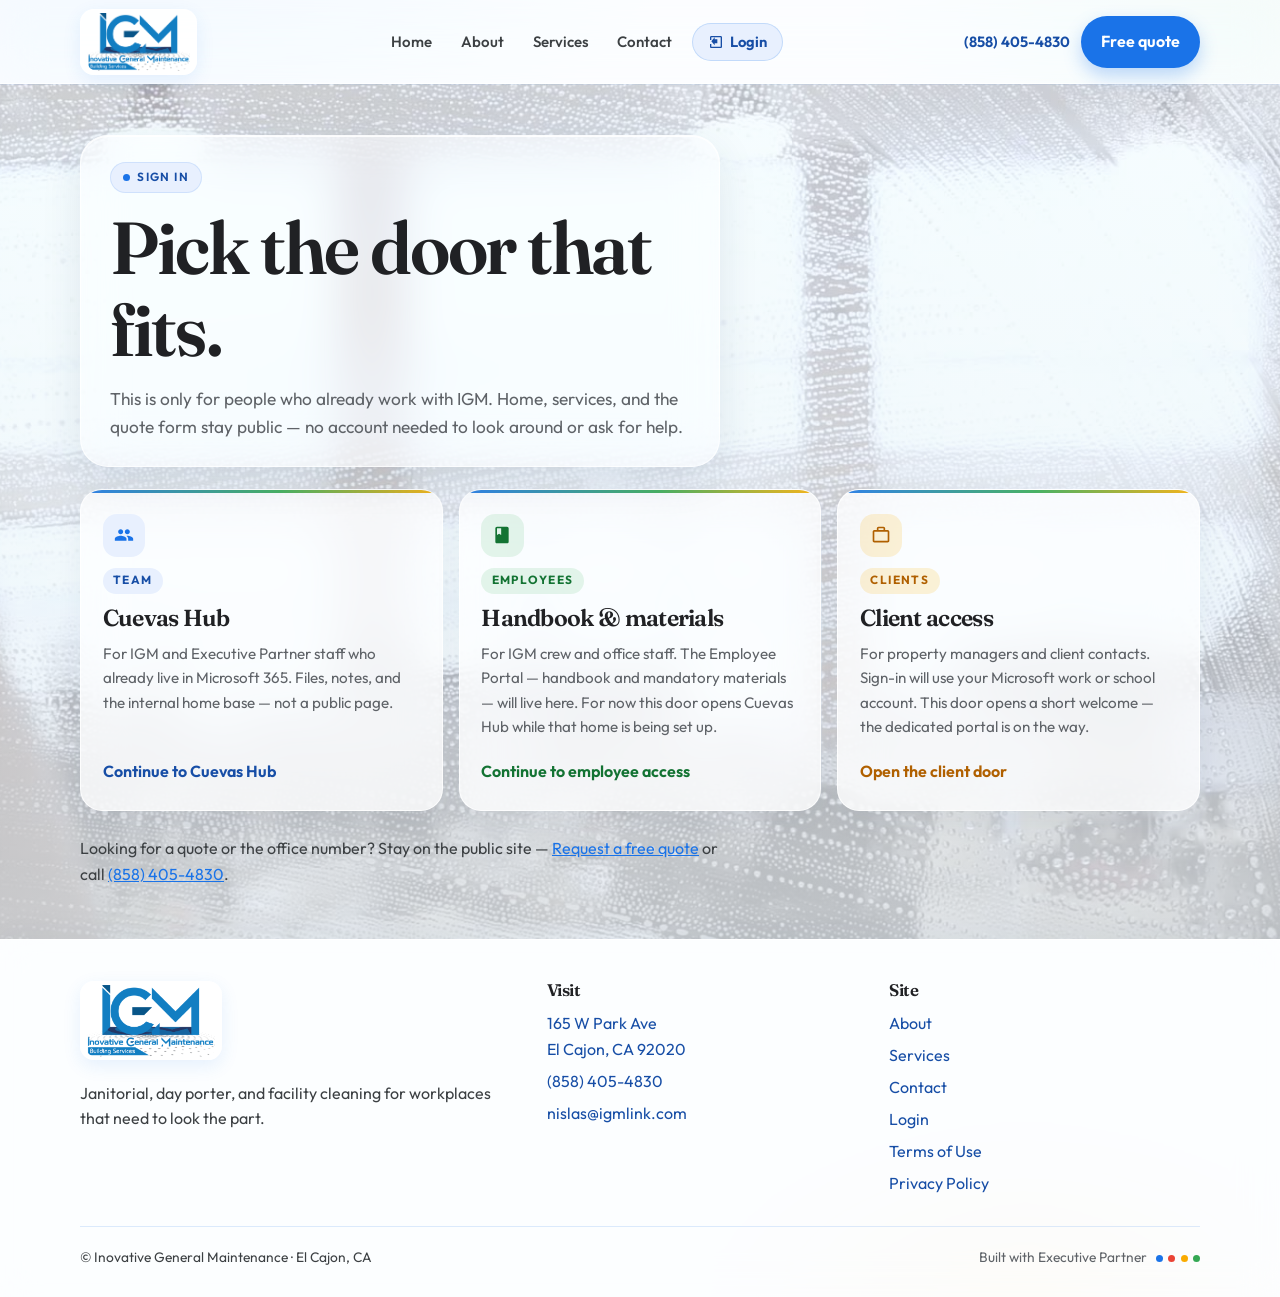
<file: login.html>
<!DOCTYPE html>
<html lang="en">
<head>
  <meta charset="utf-8">
  <meta name="viewport" content="width=device-width, initial-scale=1">
  <title>Login | Inovative General Maintenance</title>
  <meta name="description" content="Sign in to IGM: Team (Cuevas Hub), Employees (handbook and materials), or Clients (Microsoft sign-in).">
  <link rel="canonical" href="https://executivepartnerllc.github.io/igmlink-website/login.html">
  <meta name="theme-color" content="#EEF3F8">
  <link rel="icon" href="assets/img/favicon.svg" type="image/svg+xml">
  <link rel="icon" href="assets/img/favicon-32.png" sizes="32x32">
  <link rel="apple-touch-icon" href="assets/img/apple-touch-icon.png">
  <link rel="manifest" href="site.webmanifest">
  <meta property="og:type" content="website">
  <meta property="og:title" content="Login | IGM">
  <meta property="og:description" content="Choose Team, Employees, or Clients to continue. Marketing pages stay public.">
  <meta property="og:url" content="https://executivepartnerllc.github.io/igmlink-website/login.html">
  <meta property="og:image" content="https://executivepartnerllc.github.io/igmlink-website/assets/img/og-image.png">
  <link rel="preconnect" href="https://fonts.googleapis.com">
  <link rel="preconnect" href="https://fonts.gstatic.com" crossorigin>
  <link href="https://fonts.googleapis.com/css2?family=Fraunces:ital,opsz,wght@0,9..144,500;0,9..144,650;1,9..144,620&family=Outfit:wght@400;500;600;700&display=swap" rel="stylesheet">
  <link rel="stylesheet" href="assets/css/styles.css">
</head>
<body>
  <a class="skip-link" href="#main">Skip to content</a>
  <header class="site-header">
    <div class="wrap header-inner">
      <a class="brand" href="index.html">
        <span class="brand-mark">
          <img src="assets/img/igm-logo.png" alt="Inovative General Maintenance — Building Services">
        </span>
      </a>
      <nav class="nav-desktop" aria-label="Primary">
        <a href="index.html">Home</a>
        <a href="about.html">About</a>
        <a href="services.html">Services</a>
        <a href="contact.html">Contact</a>
        <a class="nav-login" href="login.html" aria-current="page">
          <svg viewBox="0 0 24 24" aria-hidden="true"><path fill="currentColor" d="M10 17v-3h4V8h-4V5l-5 6 5 6zm9-14H5c-1.1 0-2 .9-2 2v4h2V5h14v14H5v-4H3v4c0 1.1.9 2 2 2h14c1.1 0 2-.9 2-2V5c0-1.1-.9-2-2-2z"/></svg>
          Login
        </a>
      </nav>
      <div class="header-cta">
        <a class="phone-link" href="tel:+18584054830">(858) 405-4830</a>
        <a class="nav-login nav-login-compact" href="login.html" aria-current="page">
          <svg viewBox="0 0 24 24" aria-hidden="true"><path fill="currentColor" d="M10 17v-3h4V8h-4V5l-5 6 5 6zm9-14H5c-1.1 0-2 .9-2 2v4h2V5h14v14H5v-4H3v4c0 1.1.9 2 2 2h14c1.1 0 2-.9 2-2V5c0-1.1-.9-2-2-2z"/></svg>
          Login
        </a>
        <a class="btn btn-primary" href="contact.html">Free quote</a>
        <button class="nav-toggle" type="button" data-nav-toggle aria-expanded="false" aria-controls="mobile-nav" aria-label="Open menu">
          <span></span>
        </button>
      </div>
    </div>
    <nav class="nav-mobile wrap" id="mobile-nav" data-nav-panel aria-label="Mobile">
      <a href="index.html">Home</a>
      <a href="about.html">About</a>
      <a href="services.html">Services</a>
      <a href="contact.html">Contact</a>
      <a href="login.html" aria-current="page">Login</a>
      <a href="tel:+18584054830">(858) 405-4830</a>
      <a class="btn btn-primary" href="contact.html">Request a free quote</a>
    </nav>
  </header>

  <main id="main">
    <section class="page-hero login-hero">
      <div class="wrap">
        <div class="glass page-hero-copy" data-story>
          <p class="kicker"><span class="kicker-dot" aria-hidden="true"></span>Sign in</p>
          <h1>Pick the door that fits.</h1>
          <p class="lede">This is only for people who already work with IGM. Home, services, and the quote form stay public — no account needed to look around or ask for help.</p>
        </div>
        <div class="login-doors" data-story-stagger>
          <a
            class="login-door accent-blue"
            data-story
            data-login-dest="TEAM_URL"
            href="https://executiveptr.sharepoint.com/sites/CuevasHub/"
            target="_blank"
            rel="noopener noreferrer"
          >
            <span class="login-door-icon" aria-hidden="true">
              <svg viewBox="0 0 24 24"><path fill="currentColor" d="M16 11c1.66 0 3-1.34 3-3s-1.34-3-3-3-3 1.34-3 3 1.34 3 3 3zm-8 0c1.66 0 3-1.34 3-3S9.66 5 8 5 5 6.34 5 8s1.34 3 3 3zm0 2c-2.33 0-7 1.17-7 3.5V19h14v-2.5C15 14.17 10.33 13 8 13zm8 0c-.29 0-.62.02-.97.05 1.16.84 1.97 1.97 1.97 3.45V19h6v-2.5c0-2.33-4.67-3.5-7-3.5z"/></svg>
            </span>
            <span class="tag">Team</span>
            <h2>Cuevas Hub</h2>
            <p>For IGM and Executive Partner staff who already live in Microsoft 365. Files, notes, and the internal home base — not a public page.</p>
            <span class="login-door-go">Continue to Cuevas Hub <span class="visually-hidden">(opens in a new tab)</span></span>
          </a>

          <a
            class="login-door accent-green"
            data-story
            data-login-dest="EMPLOYEE_URL"
            href="https://executiveptr.sharepoint.com/sites/CuevasHub/"
            target="_blank"
            rel="noopener noreferrer"
          >
            <span class="login-door-icon" aria-hidden="true">
              <svg viewBox="0 0 24 24"><path fill="currentColor" d="M18 2H6c-1.1 0-2 .9-2 2v16c0 1.1.9 2 2 2h12c1.1 0 2-.9 2-2V4c0-1.1-.9-2-2-2zM6 4h5v8l-2.5-1.5L6 12V4z"/></svg>
            </span>
            <span class="tag">Employees</span>
            <h2>Handbook &amp; materials</h2>
            <p>For IGM crew and office staff. The Employee Portal — handbook and mandatory materials — will live here. For now this door opens Cuevas Hub while that home is being set up.</p>
            <span class="login-door-go">Continue to employee access <span class="visually-hidden">(opens in a new tab)</span></span>
          </a>

          <a
            class="login-door accent-yellow"
            data-story
            href="client-login.html"
          >
            <span class="login-door-icon" aria-hidden="true">
              <svg viewBox="0 0 24 24"><path fill="currentColor" d="M20 6h-3V4c0-1.1-.9-2-2-2H9c-1.1 0-2 .9-2 2v2H4c-1.1 0-2 .9-2 2v11c0 1.1.9 2 2 2h16c1.1 0 2-.9 2-2V8c0-1.1-.9-2-2-2zM9 4h6v2H9V4zm11 15H4V8h16v11z"/></svg>
            </span>
            <span class="tag">Clients</span>
            <h2>Client access</h2>
            <p>For property managers and client contacts. Sign-in will use your Microsoft work or school account. This door opens a short welcome — the dedicated portal is on the way.</p>
            <span class="login-door-go">Open the client door</span>
          </a>
        </div>

        <p class="login-note" data-story>Looking for a quote or the office number? Stay on the public site — <a href="contact.html">Request a free quote</a> or call <a href="tel:+18584054830">(858) 405-4830</a>.</p>
      </div>
    </section>
  </main>

  <footer class="site-footer">
    <div class="wrap">
      <div class="footer-grid">
        <div>
          <a class="footer-logo" href="index.html">
            <img src="assets/img/igm-logo.png" alt="Inovative General Maintenance — Building Services">
          </a>
          <p>Janitorial, day porter, and facility cleaning for workplaces that need to look the part.</p>
        </div>
        <div>
          <h2>Visit</h2>
          <div class="footer-meta">
            <a href="https://maps.google.com/?q=165+W+Park+Ave+El+Cajon+CA+92020">165 W Park Ave<br>El Cajon, CA 92020</a>
            <a href="tel:+18584054830">(858) 405-4830</a>
            <a href="mailto:nislas@igmlink.com">nislas@igmlink.com</a>
          </div>
        </div>
        <div>
          <h2>Site</h2>
          <div class="footer-links">
            <a href="about.html">About</a>
            <a href="services.html">Services</a>
            <a href="contact.html">Contact</a>
            <a href="login.html">Login</a>
            <a href="terms-of-use.html">Terms of Use</a>
            <a href="privacy-policy.html">Privacy Policy</a>
          </div>
        </div>
      </div>
      <div class="copyright">
        <span>© Inovative General Maintenance · El Cajon, CA</span>
        <span class="ep-note">Built with Executive Partner <span class="material-dots" aria-hidden="true"><span></span><span></span><span></span><span></span></span></span>
      </div>
    </div>
  </footer>
  <script src="assets/js/login-config.js"></script>
  <script src="assets/js/site.js"></script>
</body>
</html>
</file>
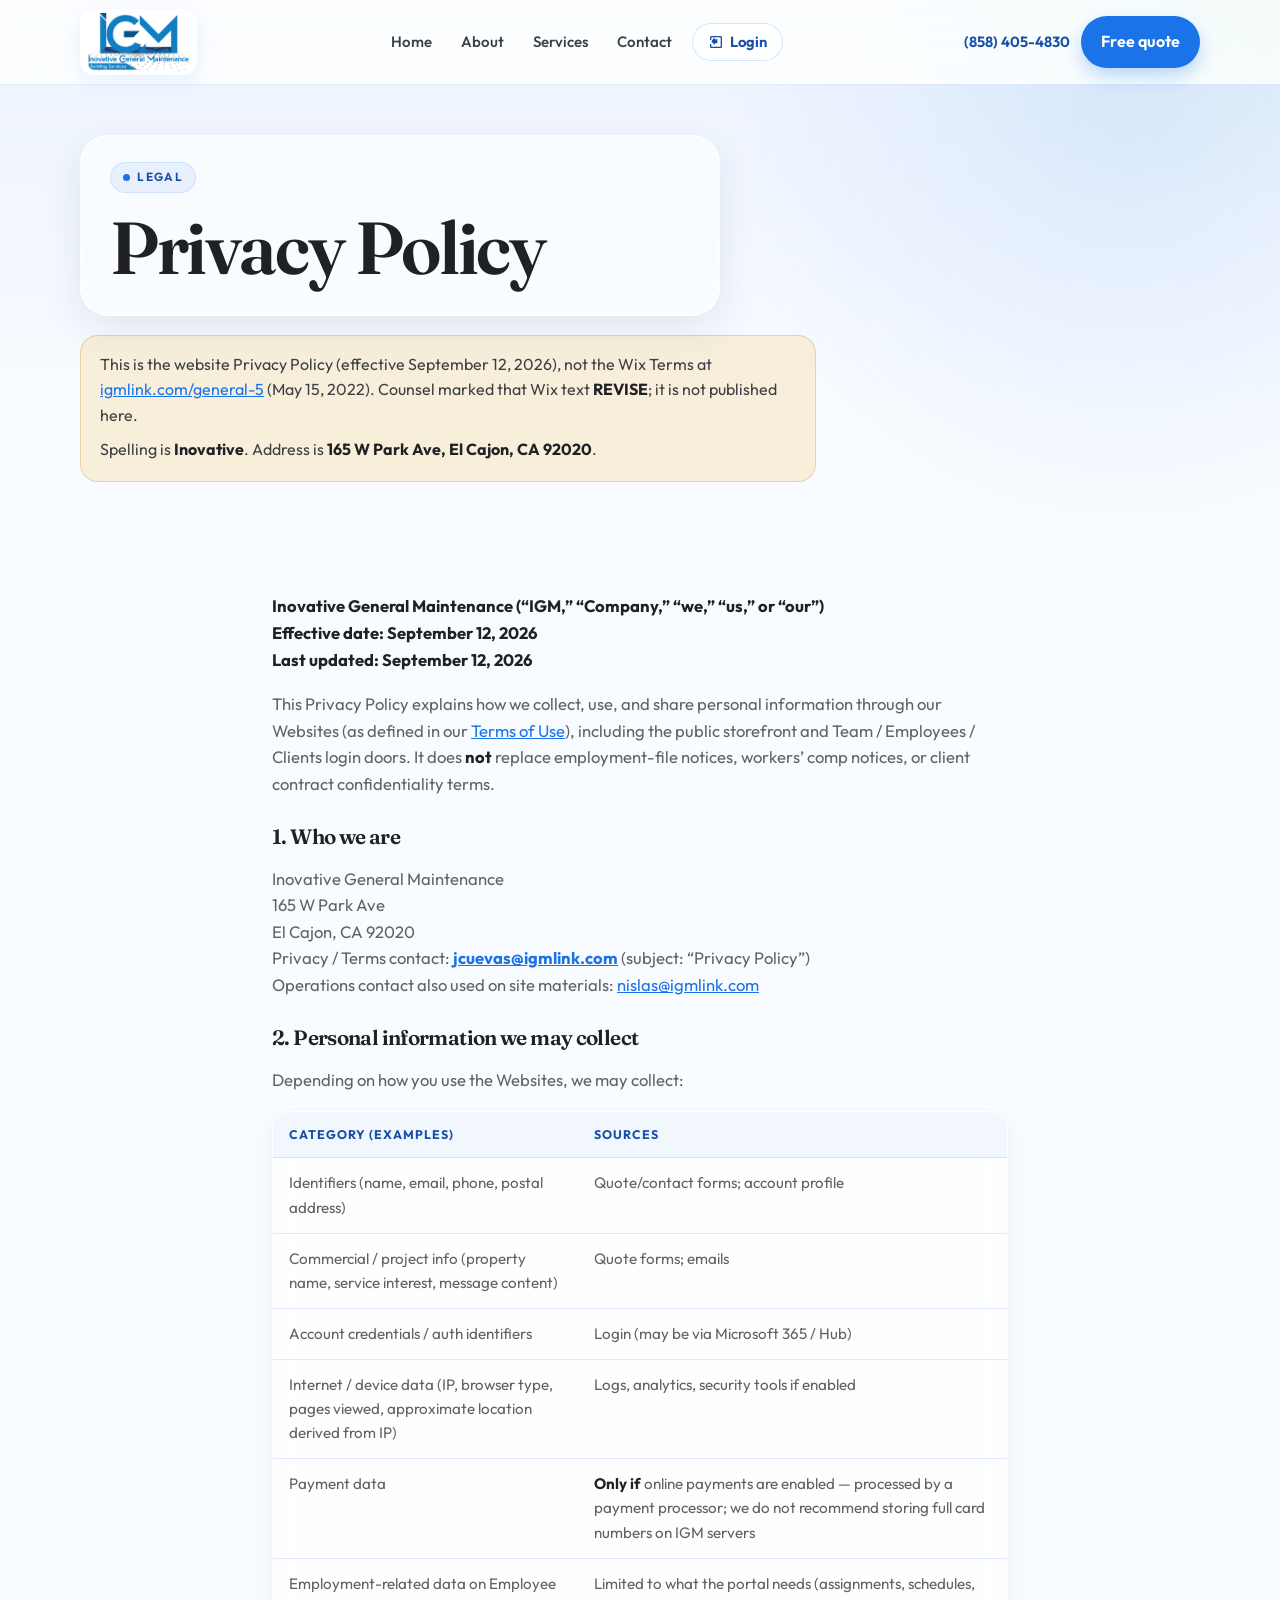
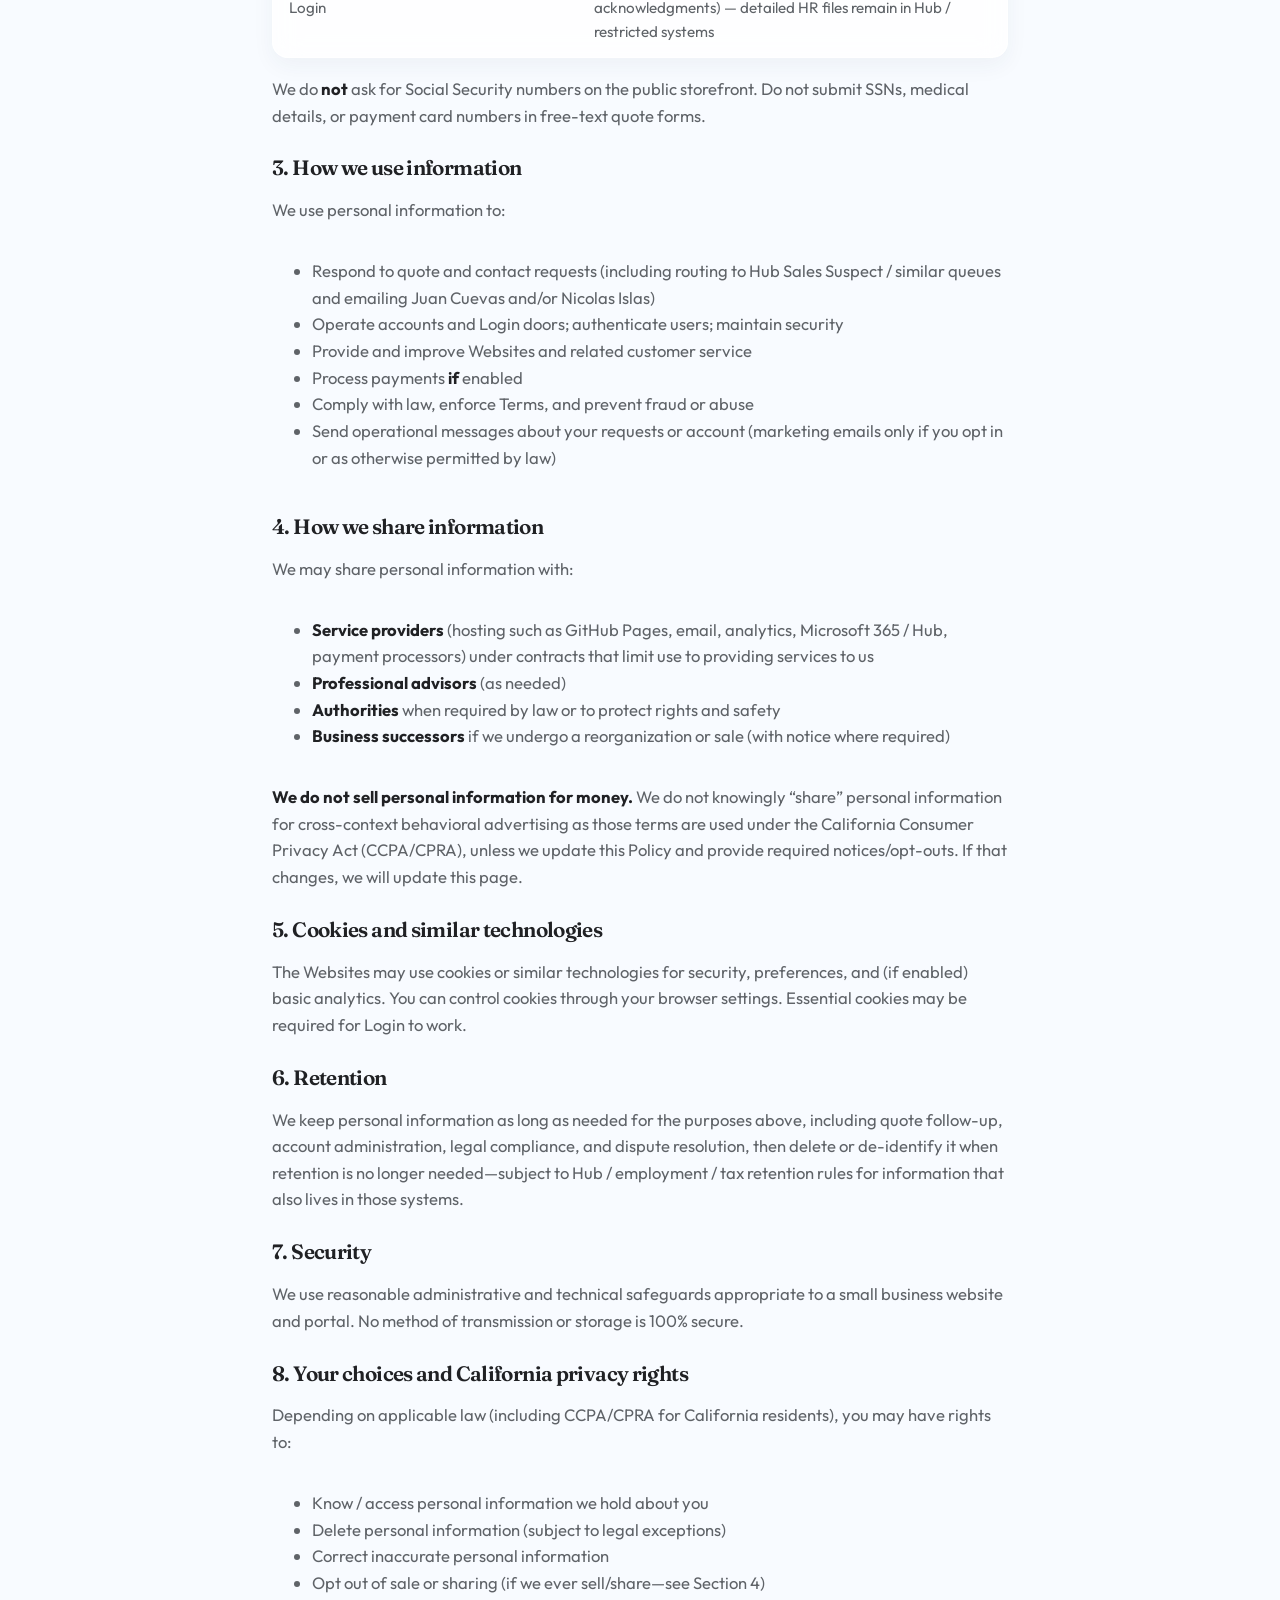
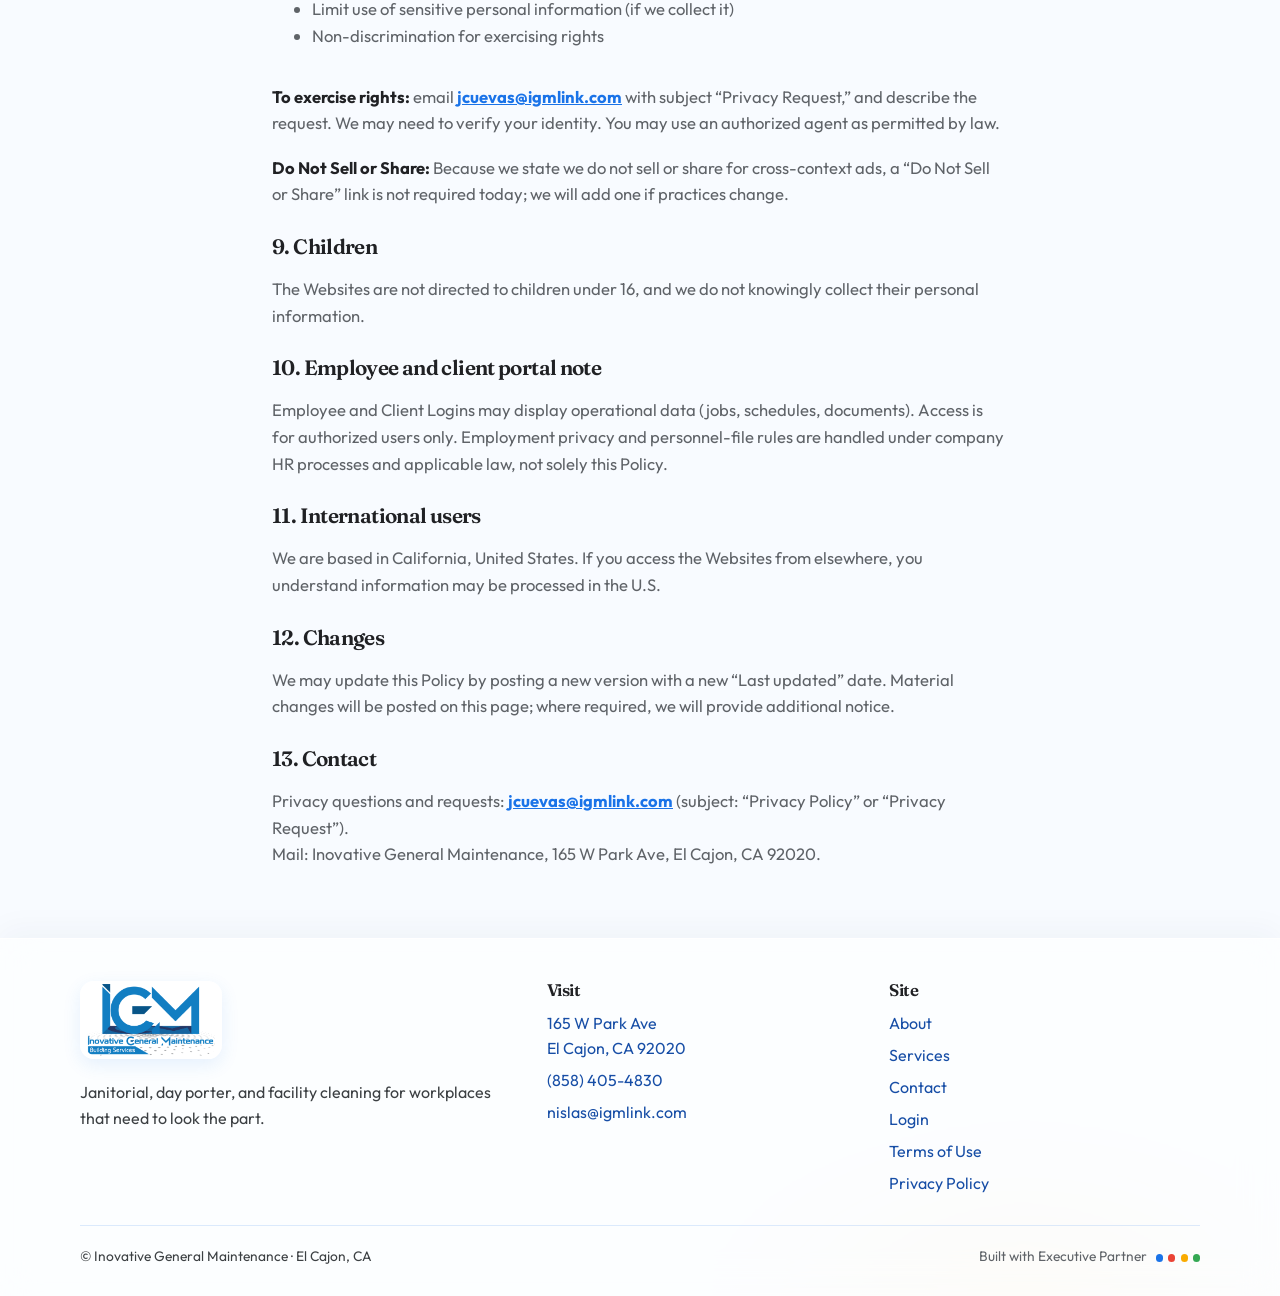
<file: privacy-policy.html>
<!DOCTYPE html>
<html lang="en">
<head>
  <meta charset="utf-8">
  <meta name="viewport" content="width=device-width, initial-scale=1">
  <title>Privacy Policy | Inovative General Maintenance</title>
  <meta name="description" content="Privacy Policy for the Inovative General Maintenance websites and login doors. Effective September 12, 2026.">
  <link rel="canonical" href="https://executivepartnerllc.github.io/igmlink-website/privacy-policy.html">
  <meta name="theme-color" content="#EEF3F8">
  <link rel="icon" href="assets/img/favicon.svg" type="image/svg+xml">
  <link rel="icon" href="assets/img/favicon-32.png" sizes="32x32">
  <link rel="apple-touch-icon" href="assets/img/apple-touch-icon.png">
  <link rel="manifest" href="site.webmanifest">
  <meta property="og:title" content="Privacy Policy | IGM">
  <meta property="og:description" content="Privacy Policy for the Inovative General Maintenance websites and login doors. Effective September 12, 2026.">
  <meta property="og:url" content="https://executivepartnerllc.github.io/igmlink-website/privacy-policy.html">
  <meta property="og:image" content="https://executivepartnerllc.github.io/igmlink-website/assets/img/og-image.png">
  <link rel="preconnect" href="https://fonts.googleapis.com">
  <link rel="preconnect" href="https://fonts.gstatic.com" crossorigin>
  <link href="https://fonts.googleapis.com/css2?family=Fraunces:ital,opsz,wght@0,9..144,500;0,9..144,650;1,9..144,620&family=Outfit:wght@400;500;600;700&display=swap" rel="stylesheet">
  <link rel="stylesheet" href="assets/css/styles.css">
</head>
<body>
  <a class="skip-link" href="#main">Skip to content</a>
  <header class="site-header">
    <div class="wrap header-inner">
      <a class="brand" href="index.html">
        <span class="brand-mark">
          <img src="assets/img/igm-logo.png" alt="Inovative General Maintenance — Building Services">
        </span>
      </a>
      <nav class="nav-desktop" aria-label="Primary">
        <a href="index.html">Home</a>
        <a href="about.html">About</a>
        <a href="services.html">Services</a>
        <a href="contact.html">Contact</a>
        <a class="nav-login" href="login.html">
          <svg viewBox="0 0 24 24" aria-hidden="true"><path fill="currentColor" d="M10 17v-3h4V8h-4V5l-5 6 5 6zm9-14H5c-1.1 0-2 .9-2 2v4h2V5h14v14H5v-4H3v4c0 1.1.9 2 2 2h14c1.1 0 2-.9 2-2V5c0-1.1-.9-2-2-2z"/></svg>
          Login
        </a>
      </nav>
      <div class="header-cta">
        <a class="phone-link" href="tel:+18584054830">(858) 405-4830</a>
        <a class="nav-login nav-login-compact" href="login.html">
          <svg viewBox="0 0 24 24" aria-hidden="true"><path fill="currentColor" d="M10 17v-3h4V8h-4V5l-5 6 5 6zm9-14H5c-1.1 0-2 .9-2 2v4h2V5h14v14H5v-4H3v4c0 1.1.9 2 2 2h14c1.1 0 2-.9 2-2V5c0-1.1-.9-2-2-2z"/></svg>
          Login
        </a>
        <a class="btn btn-primary" href="contact.html">Free quote</a>
        <button class="nav-toggle" type="button" data-nav-toggle aria-expanded="false" aria-controls="mobile-nav" aria-label="Open menu">
          <span></span>
        </button>
      </div>
    </div>
    <nav class="nav-mobile wrap" id="mobile-nav" data-nav-panel aria-label="Mobile">
      <a href="index.html">Home</a>
      <a href="about.html">About</a>
      <a href="services.html">Services</a>
      <a href="contact.html">Contact</a>
      <a href="login.html">Login</a>
      <a href="tel:+18584054830">(858) 405-4830</a>
      <a class="btn btn-primary" href="contact.html">Request a free quote</a>
    </nav>
  </header>

  <main id="main">
    <section class="page-hero">
      <div class="wrap">
        <div class="glass page-hero-copy">
          <p class="kicker"><span class="kicker-dot" aria-hidden="true"></span>Legal</p>
          <h1>Privacy Policy</h1>
        </div>
        <aside class="counsel-banner" role="note">
          <p>This is the website Privacy Policy (effective September 12, 2026), not the Wix Terms at <a href="https://www.igmlink.com/general-5">igmlink.com/general-5</a> (May 15, 2022). Counsel marked that Wix text <strong>REVISE</strong>; it is not published here.</p>
          <p>Spelling is <strong>Inovative</strong>. Address is <strong>165 W Park Ave, El Cajon, CA 92020</strong>.</p>
        </aside>
      </div>
    </section>
    <section>
      <div class="wrap terms prose">
<p><strong>Inovative General Maintenance (“IGM,” “Company,” “we,” “us,” or “our”)</strong><br>
<strong>Effective date: September 12, 2026</strong><br>
<strong>Last updated: September 12, 2026</strong></p>
<p>This Privacy Policy explains how we collect, use, and share personal information through our Websites (as defined in our <a href="terms-of-use.html">Terms of Use</a>), including the public storefront and Team / Employees / Clients login doors. It does <strong>not</strong> replace employment-file notices, workers’ comp notices, or client contract confidentiality terms.</p>
<h2>1. Who we are</h2>
<p>Inovative General Maintenance<br>
165 W Park Ave<br>
El Cajon, CA 92020<br>
Privacy / Terms contact: <strong><a href="mailto:jcuevas@igmlink.com">jcuevas@igmlink.com</a></strong> (subject: “Privacy Policy”)<br>
Operations contact also used on site materials: <a href="mailto:nislas@igmlink.com">nislas@igmlink.com</a></p>
<h2>2. Personal information we may collect</h2>
<p>Depending on how you use the Websites, we may collect:</p>
<div class="legal-table-wrap"><table class="legal-table"><thead><tr><th>Category (examples)</th><th>Sources</th></tr></thead><tbody><tr><td>Identifiers (name, email, phone, postal address)</td><td>Quote/contact forms; account profile</td></tr><tr><td>Commercial / project info (property name, service interest, message content)</td><td>Quote forms; emails</td></tr><tr><td>Account credentials / auth identifiers</td><td>Login (may be via Microsoft 365 / Hub)</td></tr><tr><td>Internet / device data (IP, browser type, pages viewed, approximate location derived from IP)</td><td>Logs, analytics, security tools if enabled</td></tr><tr><td>Payment data</td><td><strong>Only if</strong> online payments are enabled — processed by a payment processor; we do not recommend storing full card numbers on IGM servers</td></tr><tr><td>Employment-related data on Employee Login</td><td>Limited to what the portal needs (assignments, schedules, acknowledgments) — detailed HR files remain in Hub / restricted systems</td></tr></tbody></table></div>
<p>We do <strong>not</strong> ask for Social Security numbers on the public storefront. Do not submit SSNs, medical details, or payment card numbers in free-text quote forms.</p>
<h2>3. How we use information</h2>
<p>We use personal information to:</p>
<ul><li>Respond to quote and contact requests (including routing to Hub Sales Suspect / similar queues and emailing Juan Cuevas and/or Nicolas Islas)</li><li>Operate accounts and Login doors; authenticate users; maintain security</li><li>Provide and improve Websites and related customer service</li><li>Process payments <strong>if</strong> enabled</li><li>Comply with law, enforce Terms, and prevent fraud or abuse</li><li>Send operational messages about your requests or account (marketing emails only if you opt in or as otherwise permitted by law)</li></ul>
<h2>4. How we share information</h2>
<p>We may share personal information with:</p>
<ul><li><strong>Service providers</strong> (hosting such as GitHub Pages, email, analytics, Microsoft 365 / Hub, payment processors) under contracts that limit use to providing services to us</li><li><strong>Professional advisors</strong> (as needed)</li><li><strong>Authorities</strong> when required by law or to protect rights and safety</li><li><strong>Business successors</strong> if we undergo a reorganization or sale (with notice where required)</li></ul>
<p><strong>We do not sell personal information for money.</strong> We do not knowingly “share” personal information for cross-context behavioral advertising as those terms are used under the California Consumer Privacy Act (CCPA/CPRA), unless we update this Policy and provide required notices/opt-outs. If that changes, we will update this page.</p>
<h2>5. Cookies and similar technologies</h2>
<p>The Websites may use cookies or similar technologies for security, preferences, and (if enabled) basic analytics. You can control cookies through your browser settings. Essential cookies may be required for Login to work.</p>
<h2>6. Retention</h2>
<p>We keep personal information as long as needed for the purposes above, including quote follow-up, account administration, legal compliance, and dispute resolution, then delete or de-identify it when retention is no longer needed—subject to Hub / employment / tax retention rules for information that also lives in those systems.</p>
<h2>7. Security</h2>
<p>We use reasonable administrative and technical safeguards appropriate to a small business website and portal. No method of transmission or storage is 100% secure.</p>
<h2>8. Your choices and California privacy rights</h2>
<p>Depending on applicable law (including CCPA/CPRA for California residents), you may have rights to:</p>
<ul><li>Know / access personal information we hold about you  </li><li>Delete personal information (subject to legal exceptions)  </li><li>Correct inaccurate personal information  </li><li>Opt out of sale or sharing (if we ever sell/share—see Section 4)  </li><li>Limit use of sensitive personal information (if we collect it)  </li><li>Non-discrimination for exercising rights  </li></ul>
<p><strong>To exercise rights:</strong> email <strong><a href="mailto:jcuevas@igmlink.com">jcuevas@igmlink.com</a></strong> with subject “Privacy Request,” and describe the request. We may need to verify your identity. You may use an authorized agent as permitted by law.</p>
<p><strong>Do Not Sell or Share:</strong> Because we state we do not sell or share for cross-context ads, a “Do Not Sell or Share” link is not required today; we will add one if practices change.</p>
<h2>9. Children</h2>
<p>The Websites are not directed to children under 16, and we do not knowingly collect their personal information.</p>
<h2>10. Employee and client portal note</h2>
<p>Employee and Client Logins may display operational data (jobs, schedules, documents). Access is for authorized users only. Employment privacy and personnel-file rules are handled under company HR processes and applicable law, not solely this Policy.</p>
<h2>11. International users</h2>
<p>We are based in California, United States. If you access the Websites from elsewhere, you understand information may be processed in the U.S.</p>
<h2>12. Changes</h2>
<p>We may update this Policy by posting a new version with a new “Last updated” date. Material changes will be posted on this page; where required, we will provide additional notice.</p>
<h2>13. Contact</h2>
<p>Privacy questions and requests: <strong><a href="mailto:jcuevas@igmlink.com">jcuevas@igmlink.com</a></strong> (subject: “Privacy Policy” or “Privacy Request”).<br>
Mail: Inovative General Maintenance, 165 W Park Ave, El Cajon, CA 92020.</p>
      </div>
    </section>
  </main>

  <footer class="site-footer">
    <div class="wrap">
      <div class="footer-grid">
        <div>
          <a class="footer-logo" href="index.html">
            <img src="assets/img/igm-logo.png" alt="Inovative General Maintenance — Building Services">
          </a>
          <p>Janitorial, day porter, and facility cleaning for workplaces that need to look the part.</p>
        </div>
        <div>
          <h2>Visit</h2>
          <div class="footer-meta">
            <a href="https://maps.google.com/?q=165+W+Park+Ave+El+Cajon+CA+92020">165 W Park Ave<br>El Cajon, CA 92020</a>
            <a href="tel:+18584054830">(858) 405-4830</a>
            <a href="mailto:nislas@igmlink.com">nislas@igmlink.com</a>
          </div>
        </div>
        <div>
          <h2>Site</h2>
          <div class="footer-links">
            <a href="about.html">About</a>
            <a href="services.html">Services</a>
            <a href="contact.html">Contact</a>
            <a href="login.html">Login</a>
            <a href="terms-of-use.html">Terms of Use</a>
            <a href="privacy-policy.html">Privacy Policy</a>
          </div>
        </div>
      </div>
      <div class="copyright">
        <span>© Inovative General Maintenance · El Cajon, CA</span>
        <span class="ep-note">Built with Executive Partner <span class="material-dots" aria-hidden="true"><span></span><span></span><span></span><span></span></span></span>
      </div>
    </div>
  </footer>
  <script src="assets/js/site.js"></script>
</body>
</html>
</file>
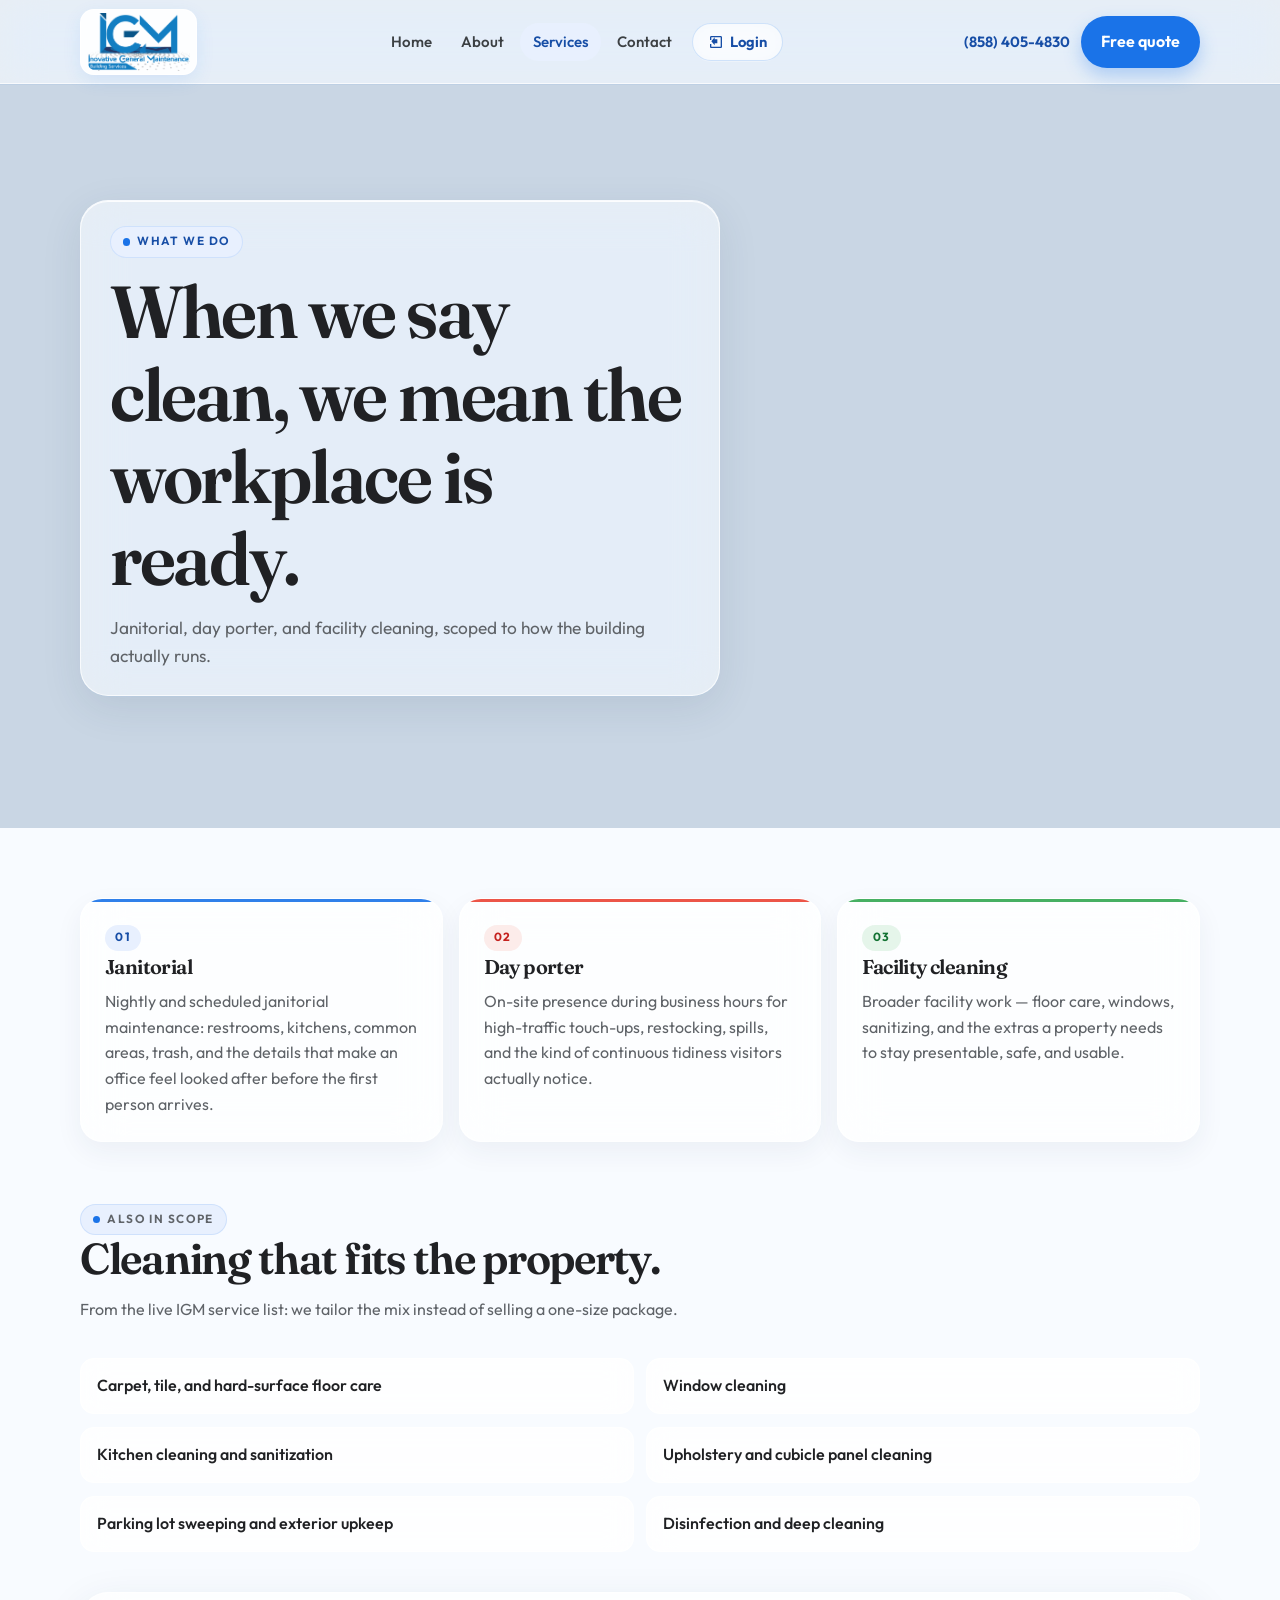
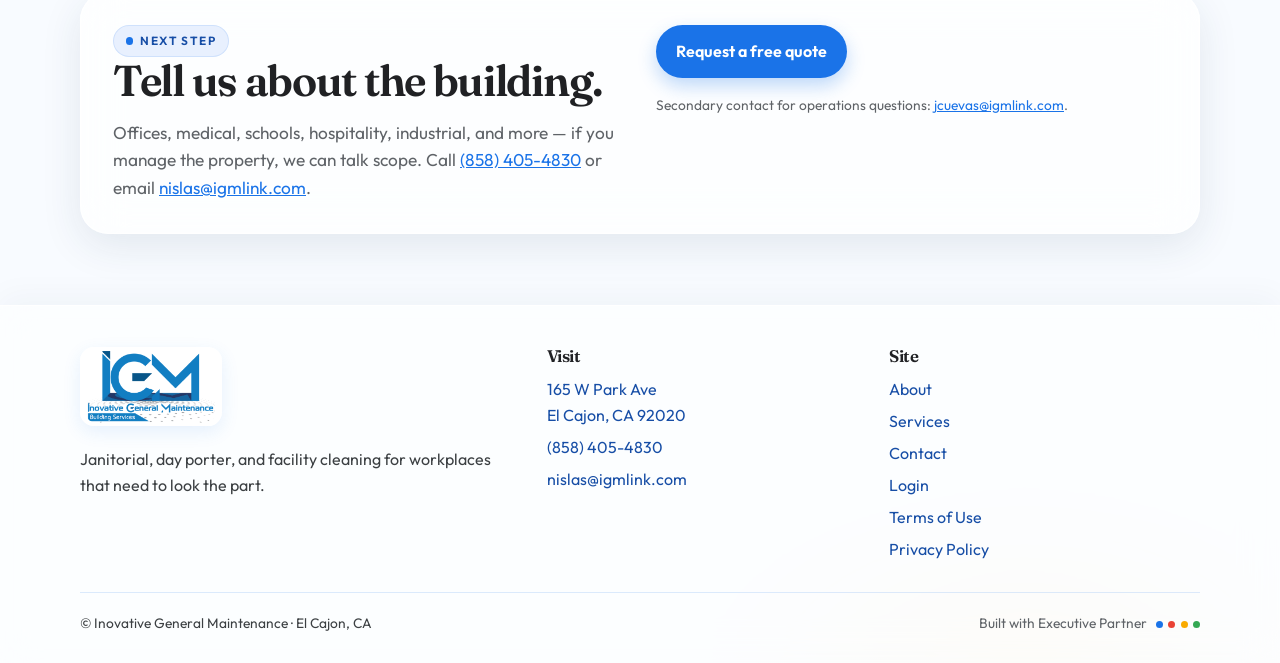
<file: services.html>
<!DOCTYPE html>
<html lang="en">
<head>
  <meta charset="utf-8">
  <meta name="viewport" content="width=device-width, initial-scale=1">
  <title>Services | Inovative General Maintenance</title>
  <meta name="description" content="Janitorial, day porter, and facility cleaning from Inovative General Maintenance in El Cajon, serving the San Diego area.">
  <link rel="canonical" href="https://executivepartnerllc.github.io/igmlink-website/services.html">
  <meta name="theme-color" content="#EEF3F8">
  <link rel="icon" href="assets/img/favicon.svg" type="image/svg+xml">
  <link rel="icon" href="assets/img/favicon-32.png" sizes="32x32">
  <link rel="apple-touch-icon" href="assets/img/apple-touch-icon.png">
  <link rel="manifest" href="site.webmanifest">
  <meta property="og:type" content="website">
  <meta property="og:title" content="Janitorial, Day Porter & Facility Cleaning | IGM">
  <meta property="og:description" content="When we say clean, we mean a workplace that is ready for the next shift.">
  <meta property="og:url" content="https://executivepartnerllc.github.io/igmlink-website/services.html">
  <meta property="og:image" content="https://executivepartnerllc.github.io/igmlink-website/assets/img/og-image.png">
  <link rel="preconnect" href="https://fonts.googleapis.com">
  <link rel="preconnect" href="https://fonts.gstatic.com" crossorigin>
  <link href="https://fonts.googleapis.com/css2?family=Fraunces:ital,opsz,wght@0,9..144,500;0,9..144,650;1,9..144,620&family=Outfit:wght@400;500;600;700&display=swap" rel="stylesheet">
  <link rel="stylesheet" href="assets/css/styles.css">
</head>
<body>
  <a class="skip-link" href="#main">Skip to content</a>
  <header class="site-header">
    <div class="wrap header-inner">
      <a class="brand" href="index.html">
        <span class="brand-mark">
          <img src="assets/img/igm-logo.png" alt="Inovative General Maintenance — Building Services">
        </span>
      </a>
      <nav class="nav-desktop" aria-label="Primary">
        <a href="index.html">Home</a>
        <a href="about.html">About</a>
        <a href="services.html" aria-current="page">Services</a>
        <a href="contact.html">Contact</a>
        <a class="nav-login" href="login.html">
          <svg viewBox="0 0 24 24" aria-hidden="true"><path fill="currentColor" d="M10 17v-3h4V8h-4V5l-5 6 5 6zm9-14H5c-1.1 0-2 .9-2 2v4h2V5h14v14H5v-4H3v4c0 1.1.9 2 2 2h14c1.1 0 2-.9 2-2V5c0-1.1-.9-2-2-2z"/></svg>
          Login
        </a>
      </nav>
      <div class="header-cta">
        <a class="phone-link" href="tel:+18584054830">(858) 405-4830</a>
        <a class="nav-login nav-login-compact" href="login.html">
          <svg viewBox="0 0 24 24" aria-hidden="true"><path fill="currentColor" d="M10 17v-3h4V8h-4V5l-5 6 5 6zm9-14H5c-1.1 0-2 .9-2 2v4h2V5h14v14H5v-4H3v4c0 1.1.9 2 2 2h14c1.1 0 2-.9 2-2V5c0-1.1-.9-2-2-2z"/></svg>
          Login
        </a>
        <a class="btn btn-primary" href="contact.html">Free quote</a>
        <button class="nav-toggle" type="button" data-nav-toggle aria-expanded="false" aria-controls="mobile-nav" aria-label="Open menu">
          <span></span>
        </button>
      </div>
    </div>
    <nav class="nav-mobile wrap" id="mobile-nav" data-nav-panel aria-label="Mobile">
      <a href="index.html">Home</a>
      <a href="about.html">About</a>
      <a href="services.html" aria-current="page">Services</a>
      <a href="contact.html">Contact</a>
      <a href="login.html">Login</a>
      <a href="tel:+18584054830">(858) 405-4830</a>
      <a class="btn btn-primary" href="contact.html">Request a free quote</a>
    </nav>
  </header>

  <main id="main">
    <section class="page-hero has-video services-hero">
      <div class="bg-video" data-parallax="media" aria-hidden="true">
        <video
          data-bg-video
          data-src-desktop="assets/video/home-hero.mp4"
          data-src-mobile="assets/video/home-hero-mobile.mp4"
          src="assets/video/home-hero.mp4"
          muted
          loop
          playsinline
          autoplay
          preload="auto"
        ></video>
      </div>
      <div class="wrap">
        <div class="glass page-hero-copy" data-parallax="glass">
          <p class="kicker"><span class="kicker-dot" aria-hidden="true"></span>What we do</p>
          <h1>When we say clean, we mean the workplace is ready.</h1>
          <p class="lede">Janitorial, day porter, and facility cleaning, scoped to how the building actually runs.</p>
        </div>
      </div>
    </section>

    <section>
      <div class="wrap">
        <div class="service-grid" data-story-stagger>
          <article class="service-card accent-blue" data-story>
            <span class="tag">01</span>
            <h3>Janitorial</h3>
            <p>Nightly and scheduled janitorial maintenance: restrooms, kitchens, common areas, trash, and the details that make an office feel looked after before the first person arrives.</p>
          </article>
          <article class="service-card accent-red" data-story>
            <span class="tag">02</span>
            <h3>Day porter</h3>
            <p>On-site presence during business hours for high-traffic touch-ups, restocking, spills, and the kind of continuous tidiness visitors actually notice.</p>
          </article>
          <article class="service-card accent-green" data-story>
            <span class="tag">03</span>
            <h3>Facility cleaning</h3>
            <p>Broader facility work — floor care, windows, sanitizing, and the extras a property needs to stay presentable, safe, and usable.</p>
          </article>
        </div>

        <div class="section-head" data-story style="margin-top:3rem">
          <p class="kicker"><span class="kicker-dot" aria-hidden="true"></span>Also in scope</p>
          <h2>Cleaning that fits the property.</h2>
          <p>From the live IGM service list: we tailor the mix instead of selling a one-size package.</p>
        </div>
        <ul class="extra-grid" data-story-stagger>
          <li data-story>Carpet, tile, and hard-surface floor care</li>
          <li data-story>Window cleaning</li>
          <li data-story>Kitchen cleaning and sanitization</li>
          <li data-story>Upholstery and cubicle panel cleaning</li>
          <li data-story>Parking lot sweeping and exterior upkeep</li>
          <li data-story>Disinfection and deep cleaning</li>
        </ul>

        <div class="cta-panel" style="margin-top:2.5rem">
          <div data-story>
            <p class="kicker"><span class="kicker-dot" aria-hidden="true"></span>Next step</p>
            <h2>Tell us about the building.</h2>
            <p class="lede" style="margin-top:0.85rem">Offices, medical, schools, hospitality, industrial, and more — if you manage the property, we can talk scope. Call <a href="tel:+18584054830">(858) 405-4830</a> or email <a href="mailto:nislas@igmlink.com">nislas@igmlink.com</a>.</p>
          </div>
          <div data-story>
            <a class="btn btn-primary" href="contact.html">Request a free quote</a>
            <p class="form-note" style="margin-top:1rem">Secondary contact for operations questions: <a href="mailto:jcuevas@igmlink.com">jcuevas@igmlink.com</a>.</p>
          </div>
        </div>
      </div>
    </section>
  </main>

  <footer class="site-footer">
    <div class="wrap">
      <div class="footer-grid">
        <div>
          <a class="footer-logo" href="index.html">
            <img src="assets/img/igm-logo.png" alt="Inovative General Maintenance — Building Services">
          </a>
          <p>Janitorial, day porter, and facility cleaning for workplaces that need to look the part.</p>
        </div>
        <div>
          <h2>Visit</h2>
          <div class="footer-meta">
            <a href="https://maps.google.com/?q=165+W+Park+Ave+El+Cajon+CA+92020">165 W Park Ave<br>El Cajon, CA 92020</a>
            <a href="tel:+18584054830">(858) 405-4830</a>
            <a href="mailto:nislas@igmlink.com">nislas@igmlink.com</a>
          </div>
        </div>
        <div>
          <h2>Site</h2>
          <div class="footer-links">
            <a href="about.html">About</a>
            <a href="services.html">Services</a>
            <a href="contact.html">Contact</a>
            <a href="login.html">Login</a>
            <a href="terms-of-use.html">Terms of Use</a>
            <a href="privacy-policy.html">Privacy Policy</a>
          </div>
        </div>
      </div>
      <div class="copyright">
        <span>© Inovative General Maintenance · El Cajon, CA</span>
        <span class="ep-note">Built with Executive Partner <span class="material-dots" aria-hidden="true"><span></span><span></span><span></span><span></span></span></span>
      </div>
    </div>
  </footer>
  <script src="assets/js/site.js"></script>
</body>
</html>
</file>
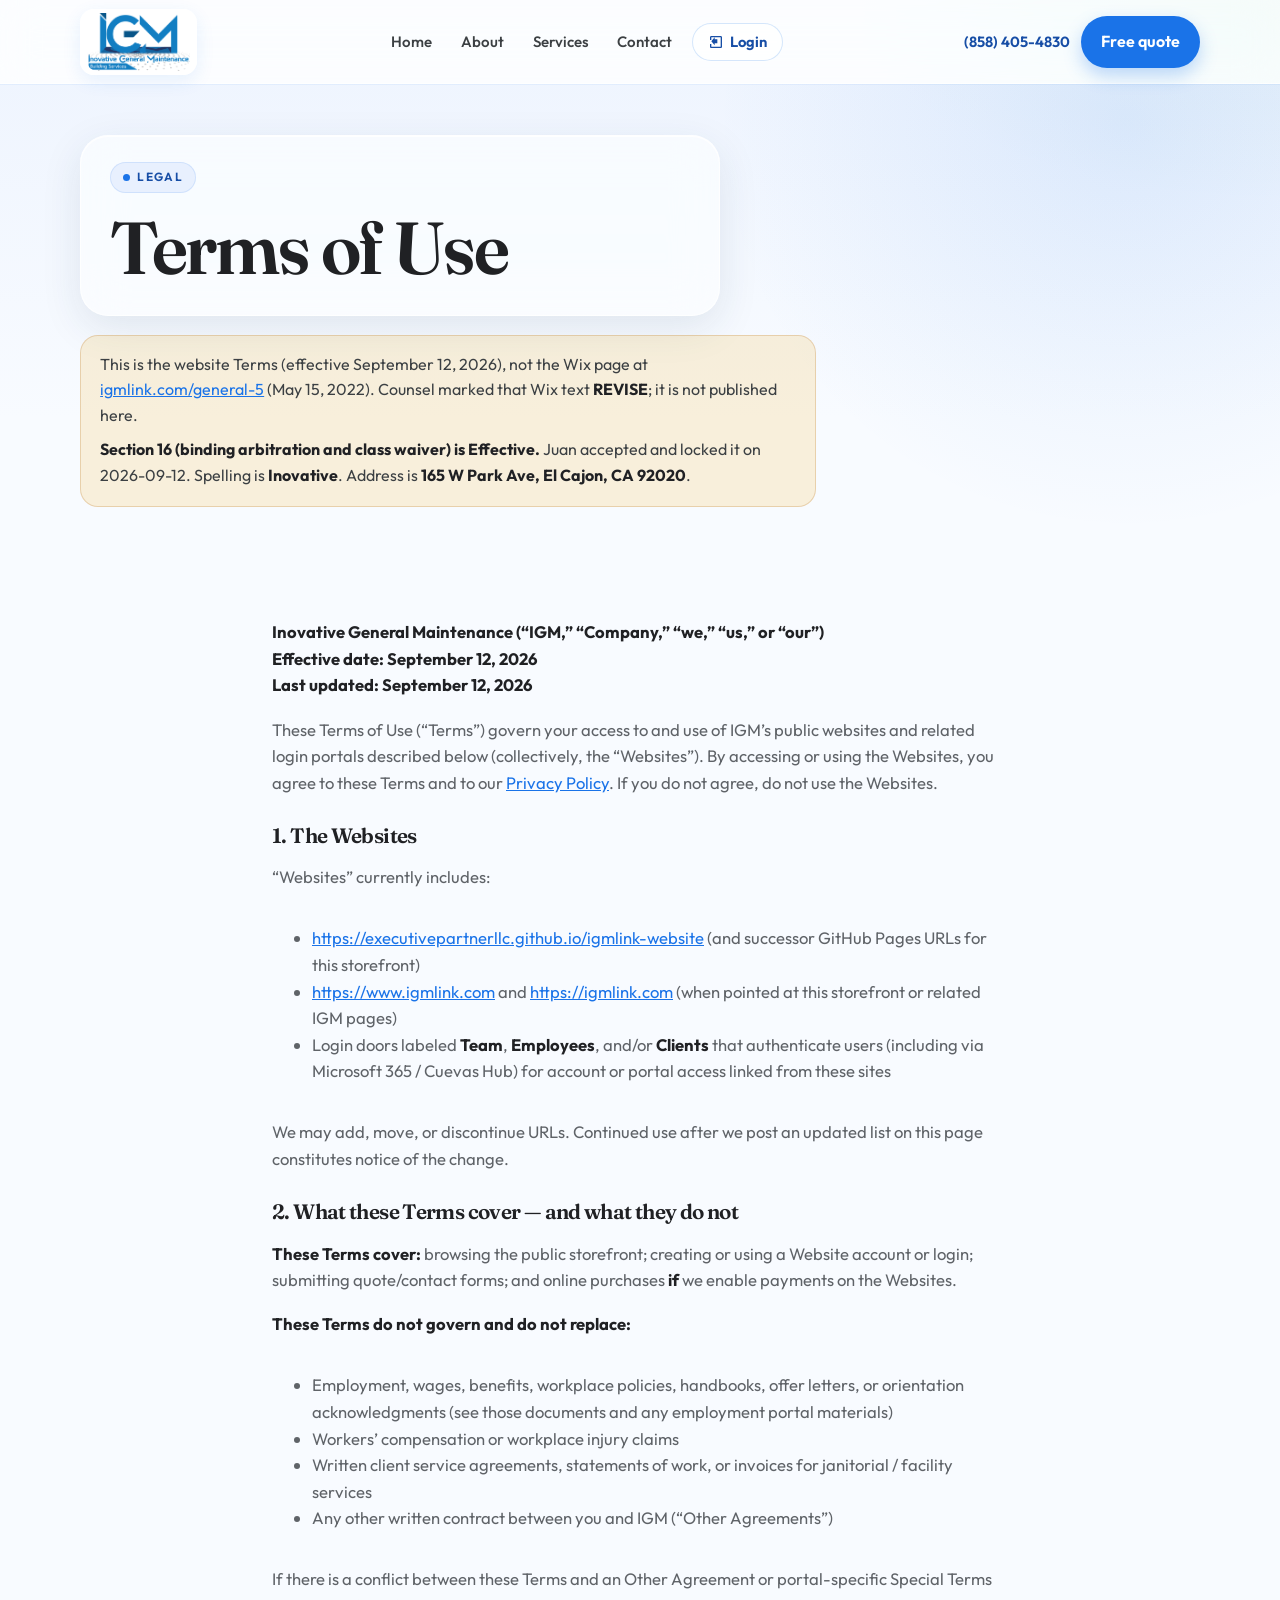
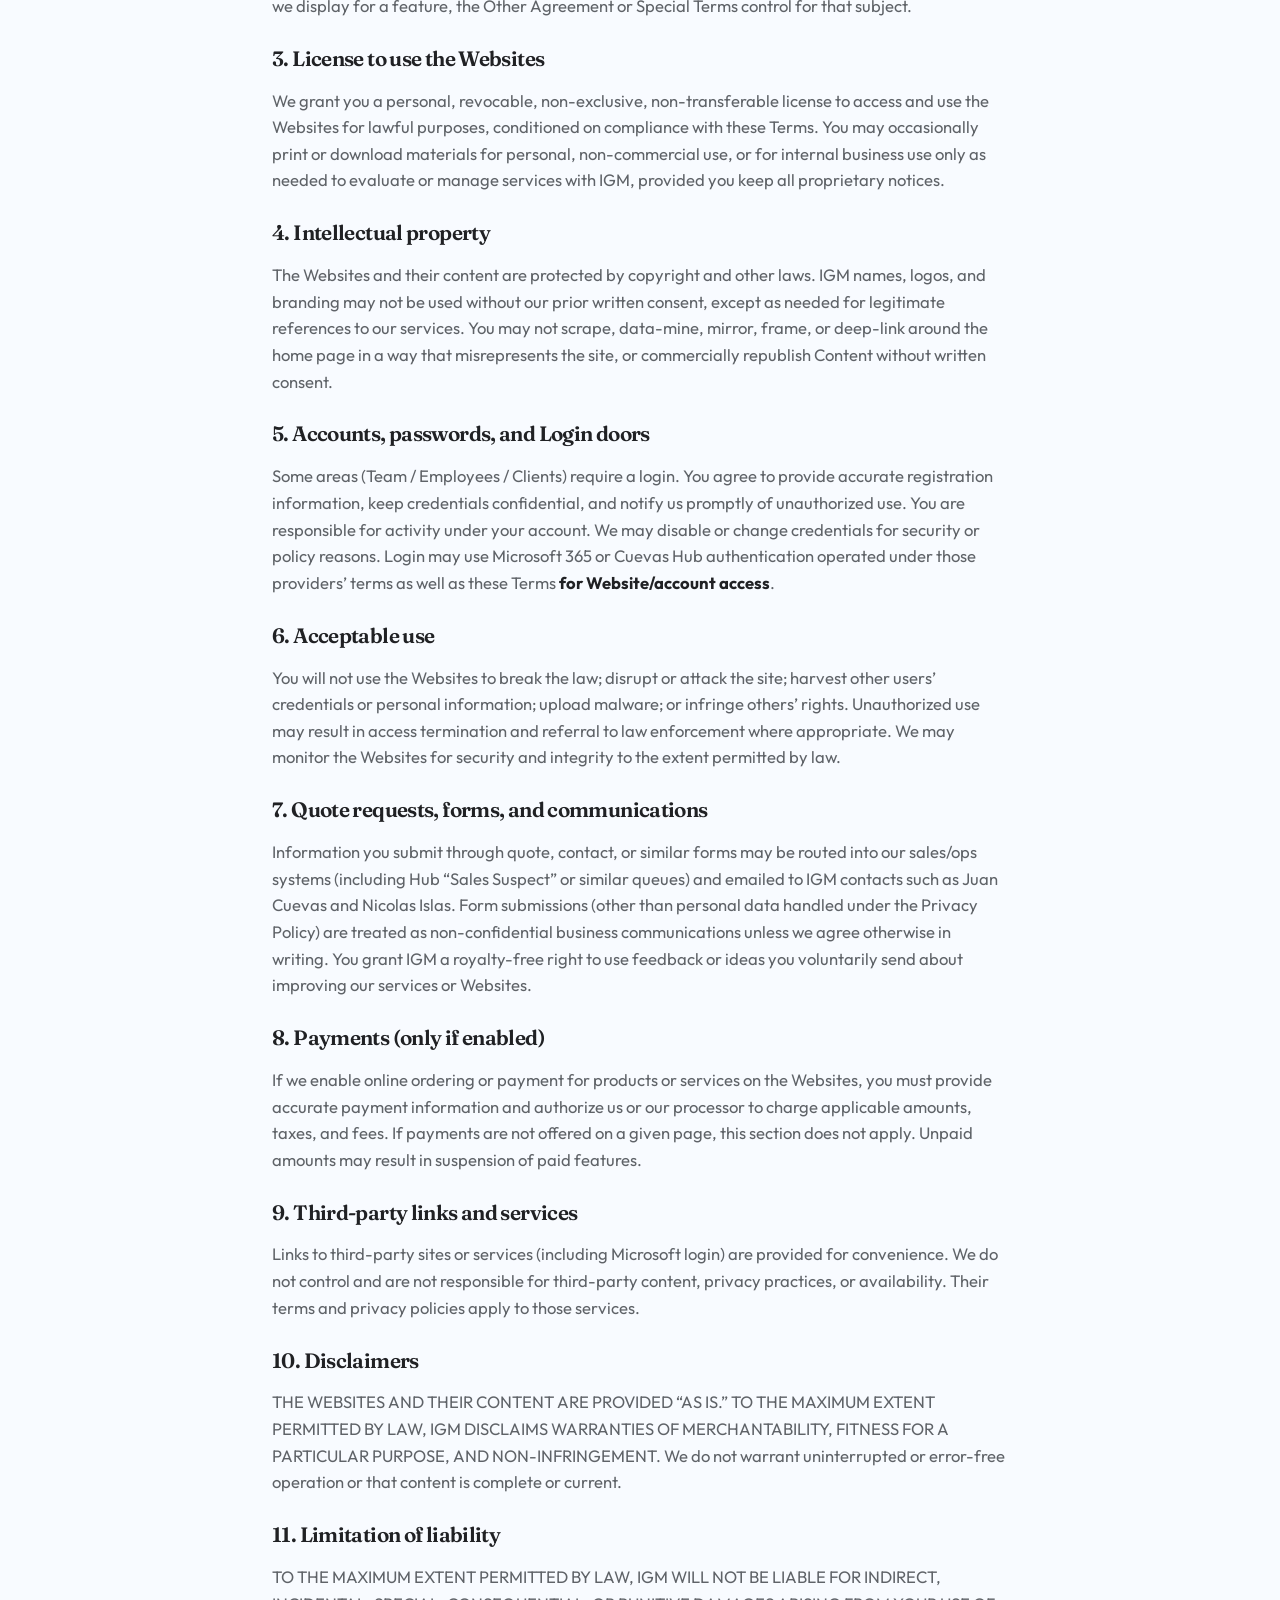
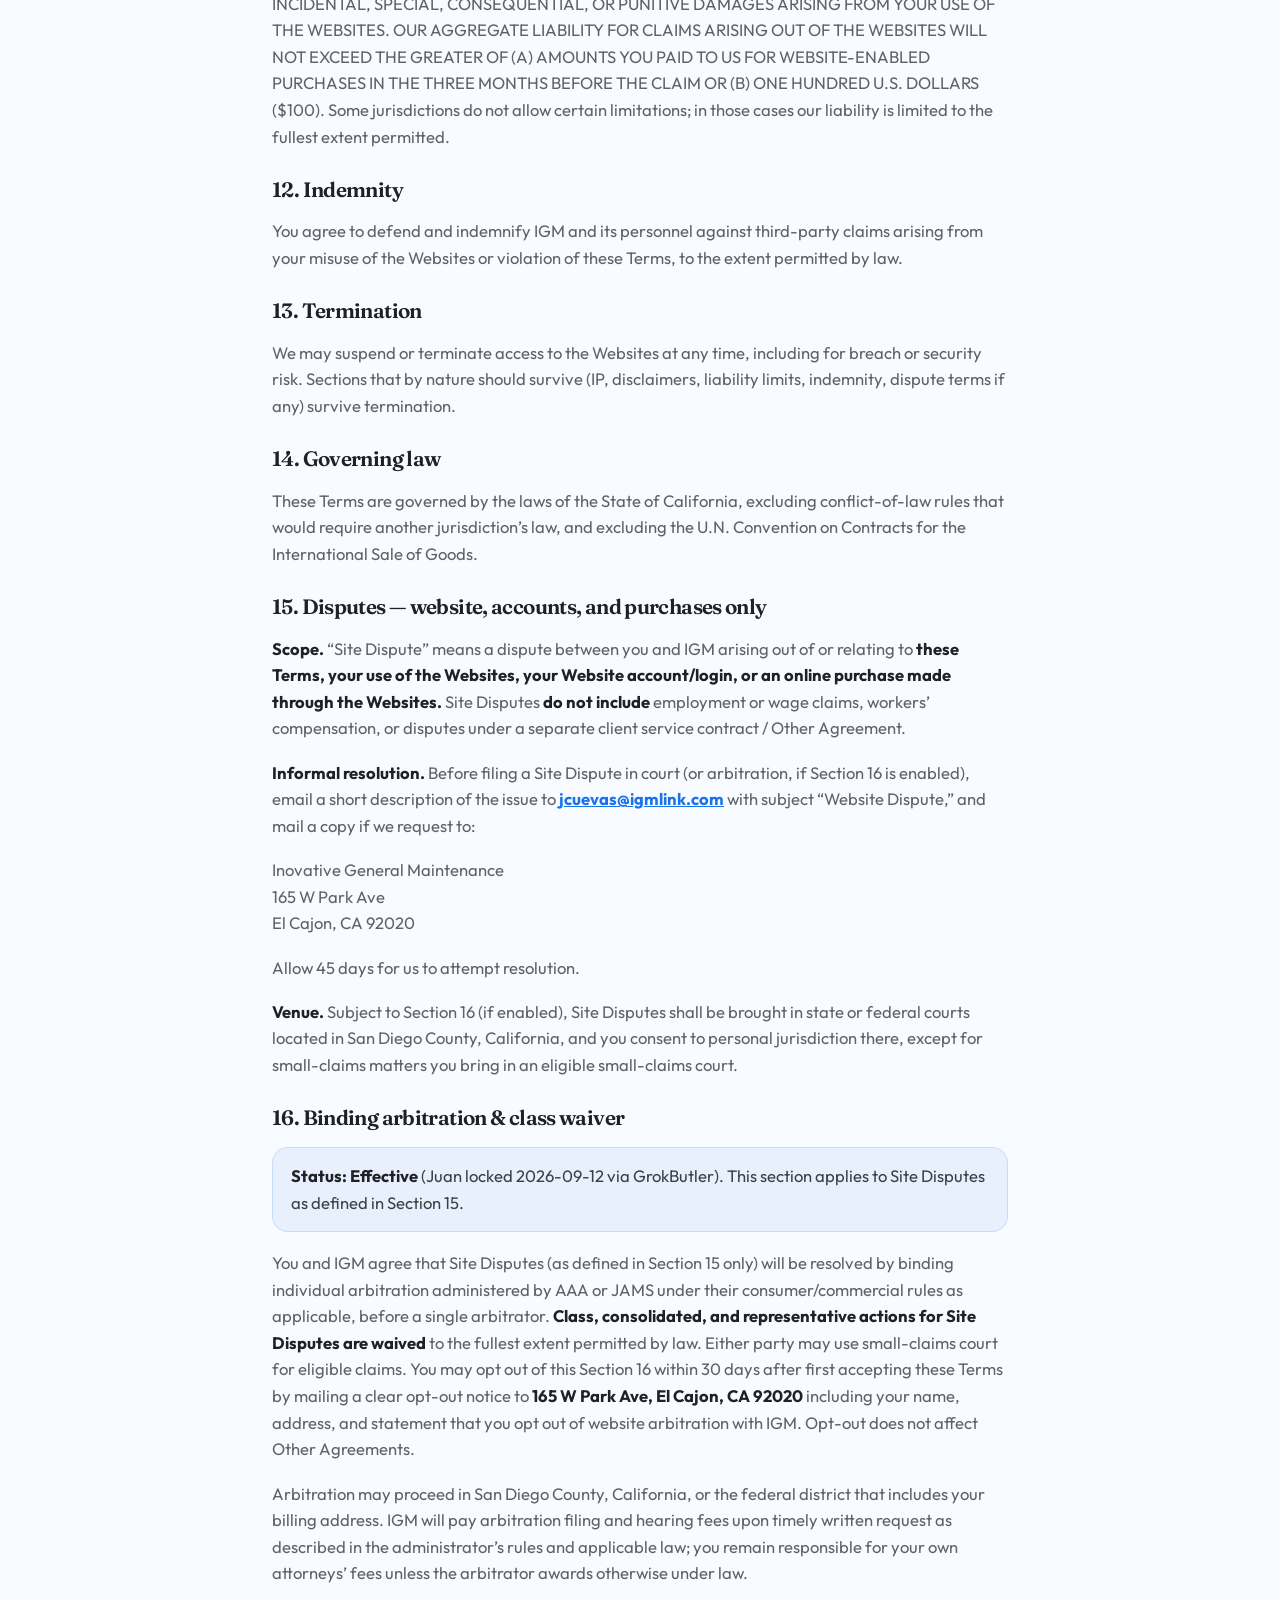
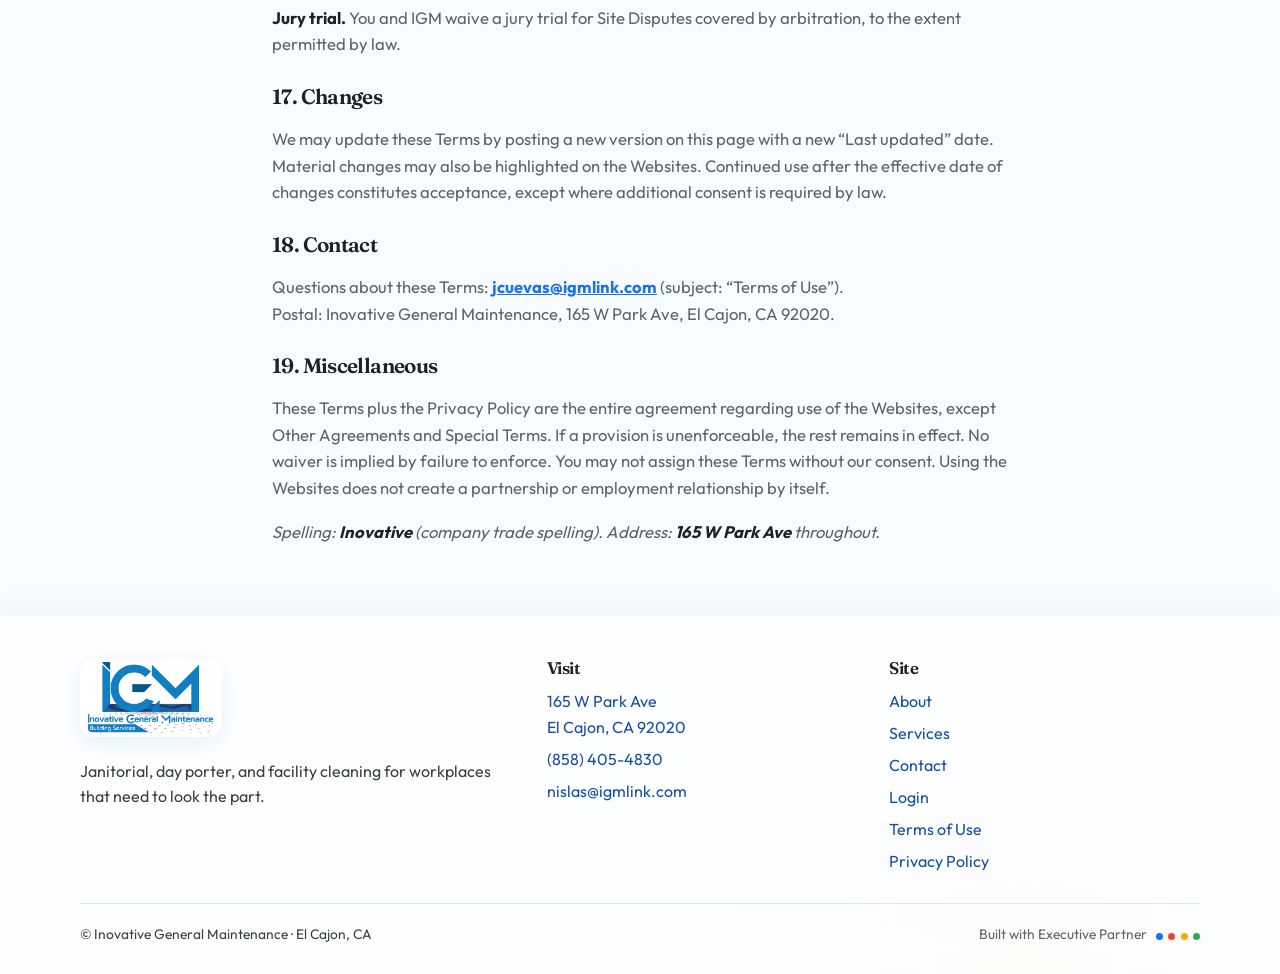
<file: terms-of-use.html>
<!DOCTYPE html>
<html lang="en">
<head>
  <meta charset="utf-8">
  <meta name="viewport" content="width=device-width, initial-scale=1">
  <title>Terms of Use | Inovative General Maintenance</title>
  <meta name="description" content="Terms of Use for the Inovative General Maintenance websites and login doors. Effective September 12, 2026.">
  <link rel="canonical" href="https://executivepartnerllc.github.io/igmlink-website/terms-of-use.html">
  <meta name="theme-color" content="#EEF3F8">
  <link rel="icon" href="assets/img/favicon.svg" type="image/svg+xml">
  <link rel="icon" href="assets/img/favicon-32.png" sizes="32x32">
  <link rel="apple-touch-icon" href="assets/img/apple-touch-icon.png">
  <link rel="manifest" href="site.webmanifest">
  <meta property="og:title" content="Terms of Use | IGM">
  <meta property="og:description" content="Terms of Use for the Inovative General Maintenance websites and login doors. Effective September 12, 2026.">
  <meta property="og:url" content="https://executivepartnerllc.github.io/igmlink-website/terms-of-use.html">
  <meta property="og:image" content="https://executivepartnerllc.github.io/igmlink-website/assets/img/og-image.png">
  <link rel="preconnect" href="https://fonts.googleapis.com">
  <link rel="preconnect" href="https://fonts.gstatic.com" crossorigin>
  <link href="https://fonts.googleapis.com/css2?family=Fraunces:ital,opsz,wght@0,9..144,500;0,9..144,650;1,9..144,620&family=Outfit:wght@400;500;600;700&display=swap" rel="stylesheet">
  <link rel="stylesheet" href="assets/css/styles.css">
</head>
<body>
  <a class="skip-link" href="#main">Skip to content</a>
  <header class="site-header">
    <div class="wrap header-inner">
      <a class="brand" href="index.html">
        <span class="brand-mark">
          <img src="assets/img/igm-logo.png" alt="Inovative General Maintenance — Building Services">
        </span>
      </a>
      <nav class="nav-desktop" aria-label="Primary">
        <a href="index.html">Home</a>
        <a href="about.html">About</a>
        <a href="services.html">Services</a>
        <a href="contact.html">Contact</a>
        <a class="nav-login" href="login.html">
          <svg viewBox="0 0 24 24" aria-hidden="true"><path fill="currentColor" d="M10 17v-3h4V8h-4V5l-5 6 5 6zm9-14H5c-1.1 0-2 .9-2 2v4h2V5h14v14H5v-4H3v4c0 1.1.9 2 2 2h14c1.1 0 2-.9 2-2V5c0-1.1-.9-2-2-2z"/></svg>
          Login
        </a>
      </nav>
      <div class="header-cta">
        <a class="phone-link" href="tel:+18584054830">(858) 405-4830</a>
        <a class="nav-login nav-login-compact" href="login.html">
          <svg viewBox="0 0 24 24" aria-hidden="true"><path fill="currentColor" d="M10 17v-3h4V8h-4V5l-5 6 5 6zm9-14H5c-1.1 0-2 .9-2 2v4h2V5h14v14H5v-4H3v4c0 1.1.9 2 2 2h14c1.1 0 2-.9 2-2V5c0-1.1-.9-2-2-2z"/></svg>
          Login
        </a>
        <a class="btn btn-primary" href="contact.html">Free quote</a>
        <button class="nav-toggle" type="button" data-nav-toggle aria-expanded="false" aria-controls="mobile-nav" aria-label="Open menu">
          <span></span>
        </button>
      </div>
    </div>
    <nav class="nav-mobile wrap" id="mobile-nav" data-nav-panel aria-label="Mobile">
      <a href="index.html">Home</a>
      <a href="about.html">About</a>
      <a href="services.html">Services</a>
      <a href="contact.html">Contact</a>
      <a href="login.html">Login</a>
      <a href="tel:+18584054830">(858) 405-4830</a>
      <a class="btn btn-primary" href="contact.html">Request a free quote</a>
    </nav>
  </header>

  <main id="main">
    <section class="page-hero">
      <div class="wrap">
        <div class="glass page-hero-copy">
          <p class="kicker"><span class="kicker-dot" aria-hidden="true"></span>Legal</p>
          <h1>Terms of Use</h1>
        </div>
        <aside class="counsel-banner" role="note">
          <p>This is the website Terms (effective September 12, 2026), not the Wix page at <a href="https://www.igmlink.com/general-5">igmlink.com/general-5</a> (May 15, 2022). Counsel marked that Wix text <strong>REVISE</strong>; it is not published here.</p>
          <p><strong>Section 16 (binding arbitration and class waiver) is Effective.</strong> Juan accepted and locked it on 2026-09-12. Spelling is <strong>Inovative</strong>. Address is <strong>165 W Park Ave, El Cajon, CA 92020</strong>.</p>
        </aside>
      </div>
    </section>
    <section>
      <div class="wrap terms prose">
<p><strong>Inovative General Maintenance (“IGM,” “Company,” “we,” “us,” or “our”)</strong><br>
<strong>Effective date: September 12, 2026</strong><br>
<strong>Last updated: September 12, 2026</strong></p>
<p>These Terms of Use (“Terms”) govern your access to and use of IGM’s public websites and related login portals described below (collectively, the “Websites”). By accessing or using the Websites, you agree to these Terms and to our <a href="privacy-policy.html">Privacy Policy</a>. If you do not agree, do not use the Websites.</p>
<h2>1. The Websites</h2>
<p>“Websites” currently includes:</p>
<ul><li><a href="https://executivepartnerllc.github.io/igmlink-website" rel="noopener noreferrer">https://executivepartnerllc.github.io/igmlink-website</a> (and successor GitHub Pages URLs for this storefront)</li><li><a href="https://www.igmlink.com" rel="noopener noreferrer">https://www.igmlink.com</a> and <a href="https://igmlink.com" rel="noopener noreferrer">https://igmlink.com</a> (when pointed at this storefront or related IGM pages)</li><li>Login doors labeled <strong>Team</strong>, <strong>Employees</strong>, and/or <strong>Clients</strong> that authenticate users (including via Microsoft 365 / Cuevas Hub) for account or portal access linked from these sites</li></ul>
<p>We may add, move, or discontinue URLs. Continued use after we post an updated list on this page constitutes notice of the change.</p>
<h2>2. What these Terms cover — and what they do not</h2>
<p><strong>These Terms cover:</strong> browsing the public storefront; creating or using a Website account or login; submitting quote/contact forms; and online purchases <strong>if</strong> we enable payments on the Websites.</p>
<p><strong>These Terms do not govern and do not replace:</strong></p>
<ul><li>Employment, wages, benefits, workplace policies, handbooks, offer letters, or orientation acknowledgments (see those documents and any employment portal materials)</li><li>Workers’ compensation or workplace injury claims</li><li>Written client service agreements, statements of work, or invoices for janitorial / facility services</li><li>Any other written contract between you and IGM (“Other Agreements”)</li></ul>
<p>If there is a conflict between these Terms and an Other Agreement or portal-specific Special Terms we display for a feature, the Other Agreement or Special Terms control for that subject.</p>
<h2>3. License to use the Websites</h2>
<p>We grant you a personal, revocable, non-exclusive, non-transferable license to access and use the Websites for lawful purposes, conditioned on compliance with these Terms. You may occasionally print or download materials for personal, non-commercial use, or for internal business use only as needed to evaluate or manage services with IGM, provided you keep all proprietary notices.</p>
<h2>4. Intellectual property</h2>
<p>The Websites and their content are protected by copyright and other laws. IGM names, logos, and branding may not be used without our prior written consent, except as needed for legitimate references to our services. You may not scrape, data-mine, mirror, frame, or deep-link around the home page in a way that misrepresents the site, or commercially republish Content without written consent.</p>
<h2>5. Accounts, passwords, and Login doors</h2>
<p>Some areas (Team / Employees / Clients) require a login. You agree to provide accurate registration information, keep credentials confidential, and notify us promptly of unauthorized use. You are responsible for activity under your account. We may disable or change credentials for security or policy reasons. Login may use Microsoft 365 or Cuevas Hub authentication operated under those providers’ terms as well as these Terms <strong>for Website/account access</strong>.</p>
<h2>6. Acceptable use</h2>
<p>You will not use the Websites to break the law; disrupt or attack the site; harvest other users’ credentials or personal information; upload malware; or infringe others’ rights. Unauthorized use may result in access termination and referral to law enforcement where appropriate. We may monitor the Websites for security and integrity to the extent permitted by law.</p>
<h2>7. Quote requests, forms, and communications</h2>
<p>Information you submit through quote, contact, or similar forms may be routed into our sales/ops systems (including Hub “Sales Suspect” or similar queues) and emailed to IGM contacts such as Juan Cuevas and Nicolas Islas. Form submissions (other than personal data handled under the Privacy Policy) are treated as non-confidential business communications unless we agree otherwise in writing. You grant IGM a royalty-free right to use feedback or ideas you voluntarily send about improving our services or Websites.</p>
<h2>8. Payments (only if enabled)</h2>
<p>If we enable online ordering or payment for products or services on the Websites, you must provide accurate payment information and authorize us or our processor to charge applicable amounts, taxes, and fees. If payments are not offered on a given page, this section does not apply. Unpaid amounts may result in suspension of paid features.</p>
<h2>9. Third-party links and services</h2>
<p>Links to third-party sites or services (including Microsoft login) are provided for convenience. We do not control and are not responsible for third-party content, privacy practices, or availability. Their terms and privacy policies apply to those services.</p>
<h2>10. Disclaimers</h2>
<p>THE WEBSITES AND THEIR CONTENT ARE PROVIDED “AS IS.” TO THE MAXIMUM EXTENT PERMITTED BY LAW, IGM DISCLAIMS WARRANTIES OF MERCHANTABILITY, FITNESS FOR A PARTICULAR PURPOSE, AND NON-INFRINGEMENT. We do not warrant uninterrupted or error-free operation or that content is complete or current.</p>
<h2>11. Limitation of liability</h2>
<p>TO THE MAXIMUM EXTENT PERMITTED BY LAW, IGM WILL NOT BE LIABLE FOR INDIRECT, INCIDENTAL, SPECIAL, CONSEQUENTIAL, OR PUNITIVE DAMAGES ARISING FROM YOUR USE OF THE WEBSITES. OUR AGGREGATE LIABILITY FOR CLAIMS ARISING OUT OF THE WEBSITES WILL NOT EXCEED THE GREATER OF (A) AMOUNTS YOU PAID TO US FOR WEBSITE-ENABLED PURCHASES IN THE THREE MONTHS BEFORE THE CLAIM OR (B) ONE HUNDRED U.S. DOLLARS ($100). Some jurisdictions do not allow certain limitations; in those cases our liability is limited to the fullest extent permitted.</p>
<h2>12. Indemnity</h2>
<p>You agree to defend and indemnify IGM and its personnel against third-party claims arising from your misuse of the Websites or violation of these Terms, to the extent permitted by law.</p>
<h2>13. Termination</h2>
<p>We may suspend or terminate access to the Websites at any time, including for breach or security risk. Sections that by nature should survive (IP, disclaimers, liability limits, indemnity, dispute terms if any) survive termination.</p>
<h2>14. Governing law</h2>
<p>These Terms are governed by the laws of the State of California, excluding conflict-of-law rules that would require another jurisdiction’s law, and excluding the U.N. Convention on Contracts for the International Sale of Goods.</p>
<h2>15. Disputes — website, accounts, and purchases only</h2>
<p><strong>Scope.</strong> “Site Dispute” means a dispute between you and IGM arising out of or relating to <strong>these Terms, your use of the Websites, your Website account/login, or an online purchase made through the Websites.</strong> Site Disputes <strong>do not include</strong> employment or wage claims, workers’ compensation, or disputes under a separate client service contract / Other Agreement.</p>
<p><strong>Informal resolution.</strong> Before filing a Site Dispute in court (or arbitration, if Section 16 is enabled), email a short description of the issue to <strong><a href="mailto:jcuevas@igmlink.com">jcuevas@igmlink.com</a></strong> with subject “Website Dispute,” and mail a copy if we request to:</p>
<p>Inovative General Maintenance<br>
165 W Park Ave<br>
El Cajon, CA 92020</p>
<p>Allow 45 days for us to attempt resolution.</p>
<p><strong>Venue.</strong> Subject to Section 16 (if enabled), Site Disputes shall be brought in state or federal courts located in San Diego County, California, and you consent to personal jurisdiction there, except for small-claims matters you bring in an eligible small-claims court.</p>
<h2>16. Binding arbitration &amp; class waiver</h2>
<blockquote class="legal-callout"><p><strong>Status: Effective</strong> (Juan locked 2026-09-12 via GrokButler). This section applies to Site Disputes as defined in Section 15.</p></blockquote>
<p>You and IGM agree that Site Disputes (as defined in Section 15 only) will be resolved by binding individual arbitration administered by AAA or JAMS under their consumer/commercial rules as applicable, before a single arbitrator. <strong>Class, consolidated, and representative actions for Site Disputes are waived</strong> to the fullest extent permitted by law. Either party may use small-claims court for eligible claims. You may opt out of this Section 16 within 30 days after first accepting these Terms by mailing a clear opt-out notice to <strong>165 W Park Ave, El Cajon, CA 92020</strong> including your name, address, and statement that you opt out of website arbitration with IGM. Opt-out does not affect Other Agreements.</p>
<p>Arbitration may proceed in San Diego County, California, or the federal district that includes your billing address. IGM will pay arbitration filing and hearing fees upon timely written request as described in the administrator’s rules and applicable law; you remain responsible for your own attorneys’ fees unless the arbitrator awards otherwise under law.</p>
<p><strong>Jury trial.</strong> You and IGM waive a jury trial for Site Disputes covered by arbitration, to the extent permitted by law.</p>
<h2>17. Changes</h2>
<p>We may update these Terms by posting a new version on this page with a new “Last updated” date. Material changes may also be highlighted on the Websites. Continued use after the effective date of changes constitutes acceptance, except where additional consent is required by law.</p>
<h2>18. Contact</h2>
<p>Questions about these Terms: <strong><a href="mailto:jcuevas@igmlink.com">jcuevas@igmlink.com</a></strong> (subject: “Terms of Use”).<br>
Postal: Inovative General Maintenance, 165 W Park Ave, El Cajon, CA 92020.</p>
<h2>19. Miscellaneous</h2>
<p>These Terms plus the Privacy Policy are the entire agreement regarding use of the Websites, except Other Agreements and Special Terms. If a provision is unenforceable, the rest remains in effect. No waiver is implied by failure to enforce. You may not assign these Terms without our consent. Using the Websites does not create a partnership or employment relationship by itself.</p>
<p><em>Spelling: <strong>Inovative</strong> (company trade spelling). Address: <strong>165 W Park Ave</strong> throughout.</em></p>
      </div>
    </section>
  </main>

  <footer class="site-footer">
    <div class="wrap">
      <div class="footer-grid">
        <div>
          <a class="footer-logo" href="index.html">
            <img src="assets/img/igm-logo.png" alt="Inovative General Maintenance — Building Services">
          </a>
          <p>Janitorial, day porter, and facility cleaning for workplaces that need to look the part.</p>
        </div>
        <div>
          <h2>Visit</h2>
          <div class="footer-meta">
            <a href="https://maps.google.com/?q=165+W+Park+Ave+El+Cajon+CA+92020">165 W Park Ave<br>El Cajon, CA 92020</a>
            <a href="tel:+18584054830">(858) 405-4830</a>
            <a href="mailto:nislas@igmlink.com">nislas@igmlink.com</a>
          </div>
        </div>
        <div>
          <h2>Site</h2>
          <div class="footer-links">
            <a href="about.html">About</a>
            <a href="services.html">Services</a>
            <a href="contact.html">Contact</a>
            <a href="login.html">Login</a>
            <a href="terms-of-use.html">Terms of Use</a>
            <a href="privacy-policy.html">Privacy Policy</a>
          </div>
        </div>
      </div>
      <div class="copyright">
        <span>© Inovative General Maintenance · El Cajon, CA</span>
        <span class="ep-note">Built with Executive Partner <span class="material-dots" aria-hidden="true"><span></span><span></span><span></span><span></span></span></span>
      </div>
    </div>
  </footer>
  <script src="assets/js/site.js"></script>
</body>
</html>
</file>
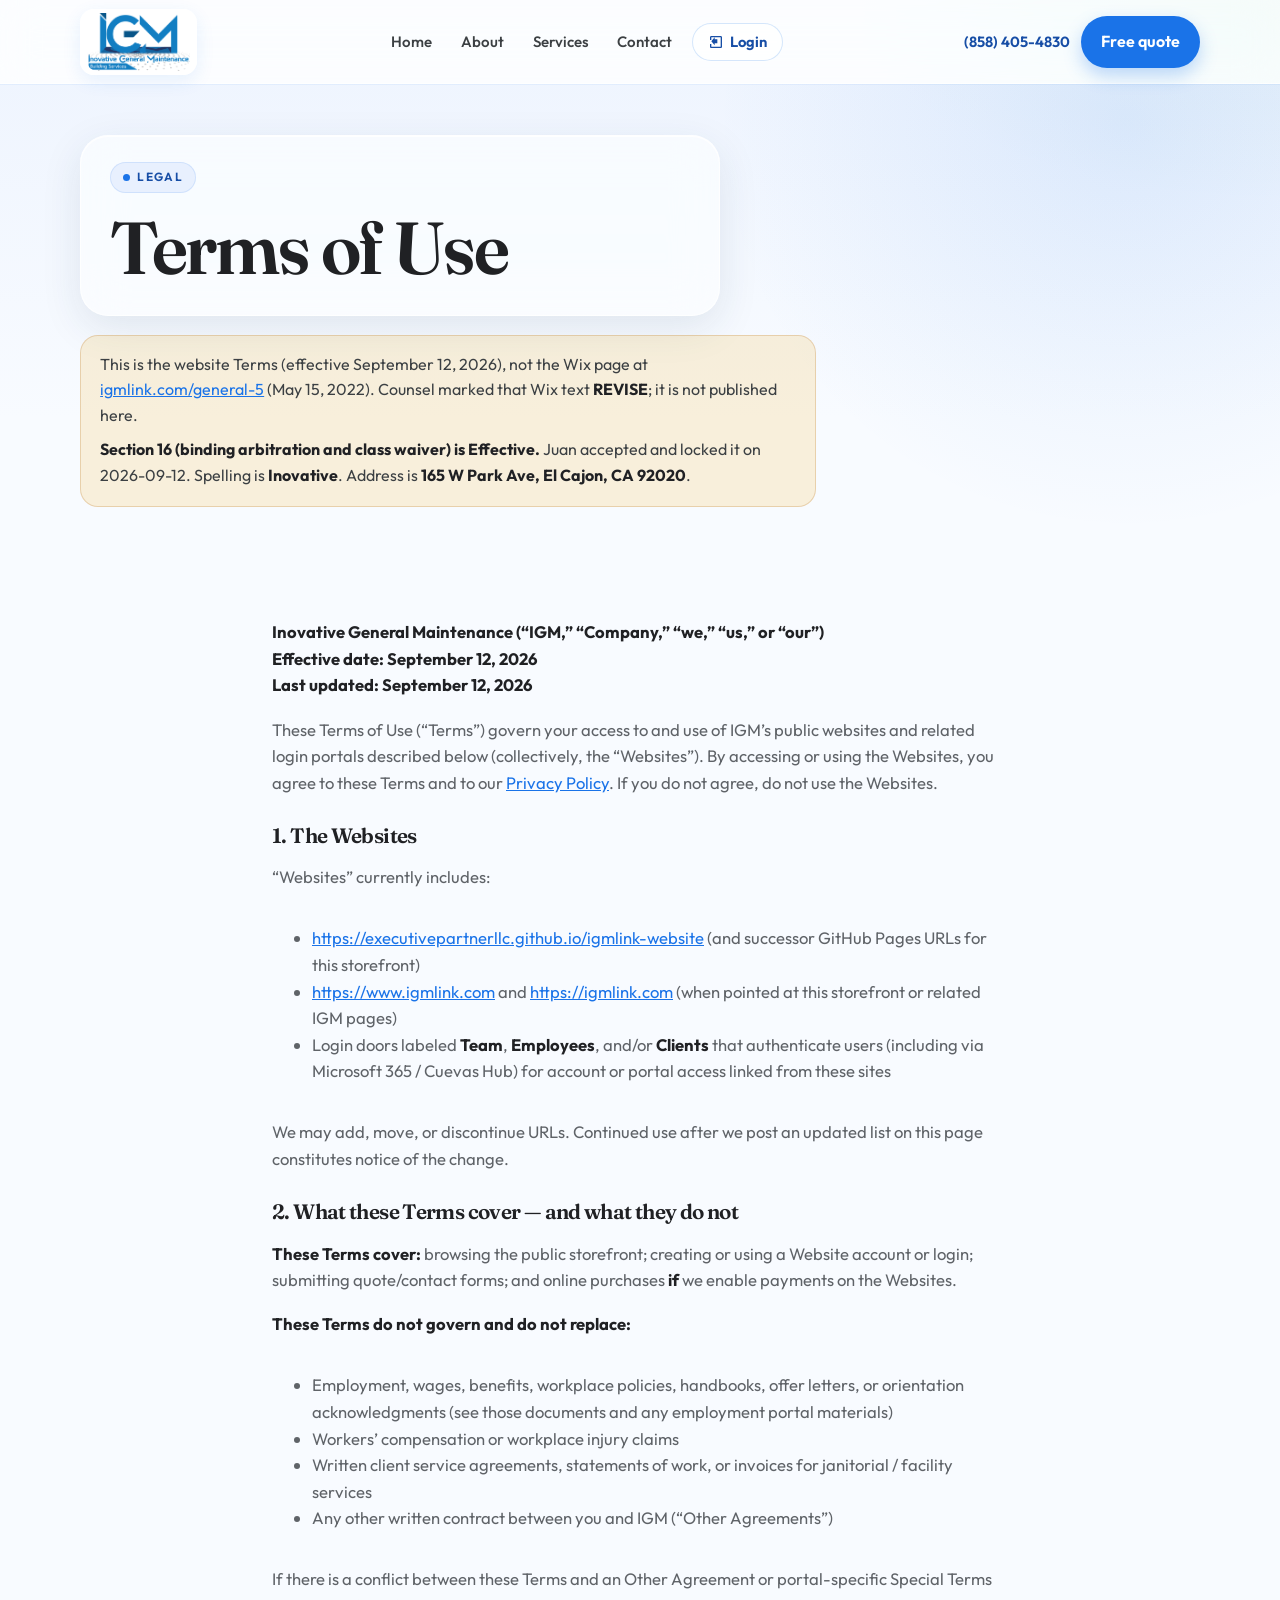
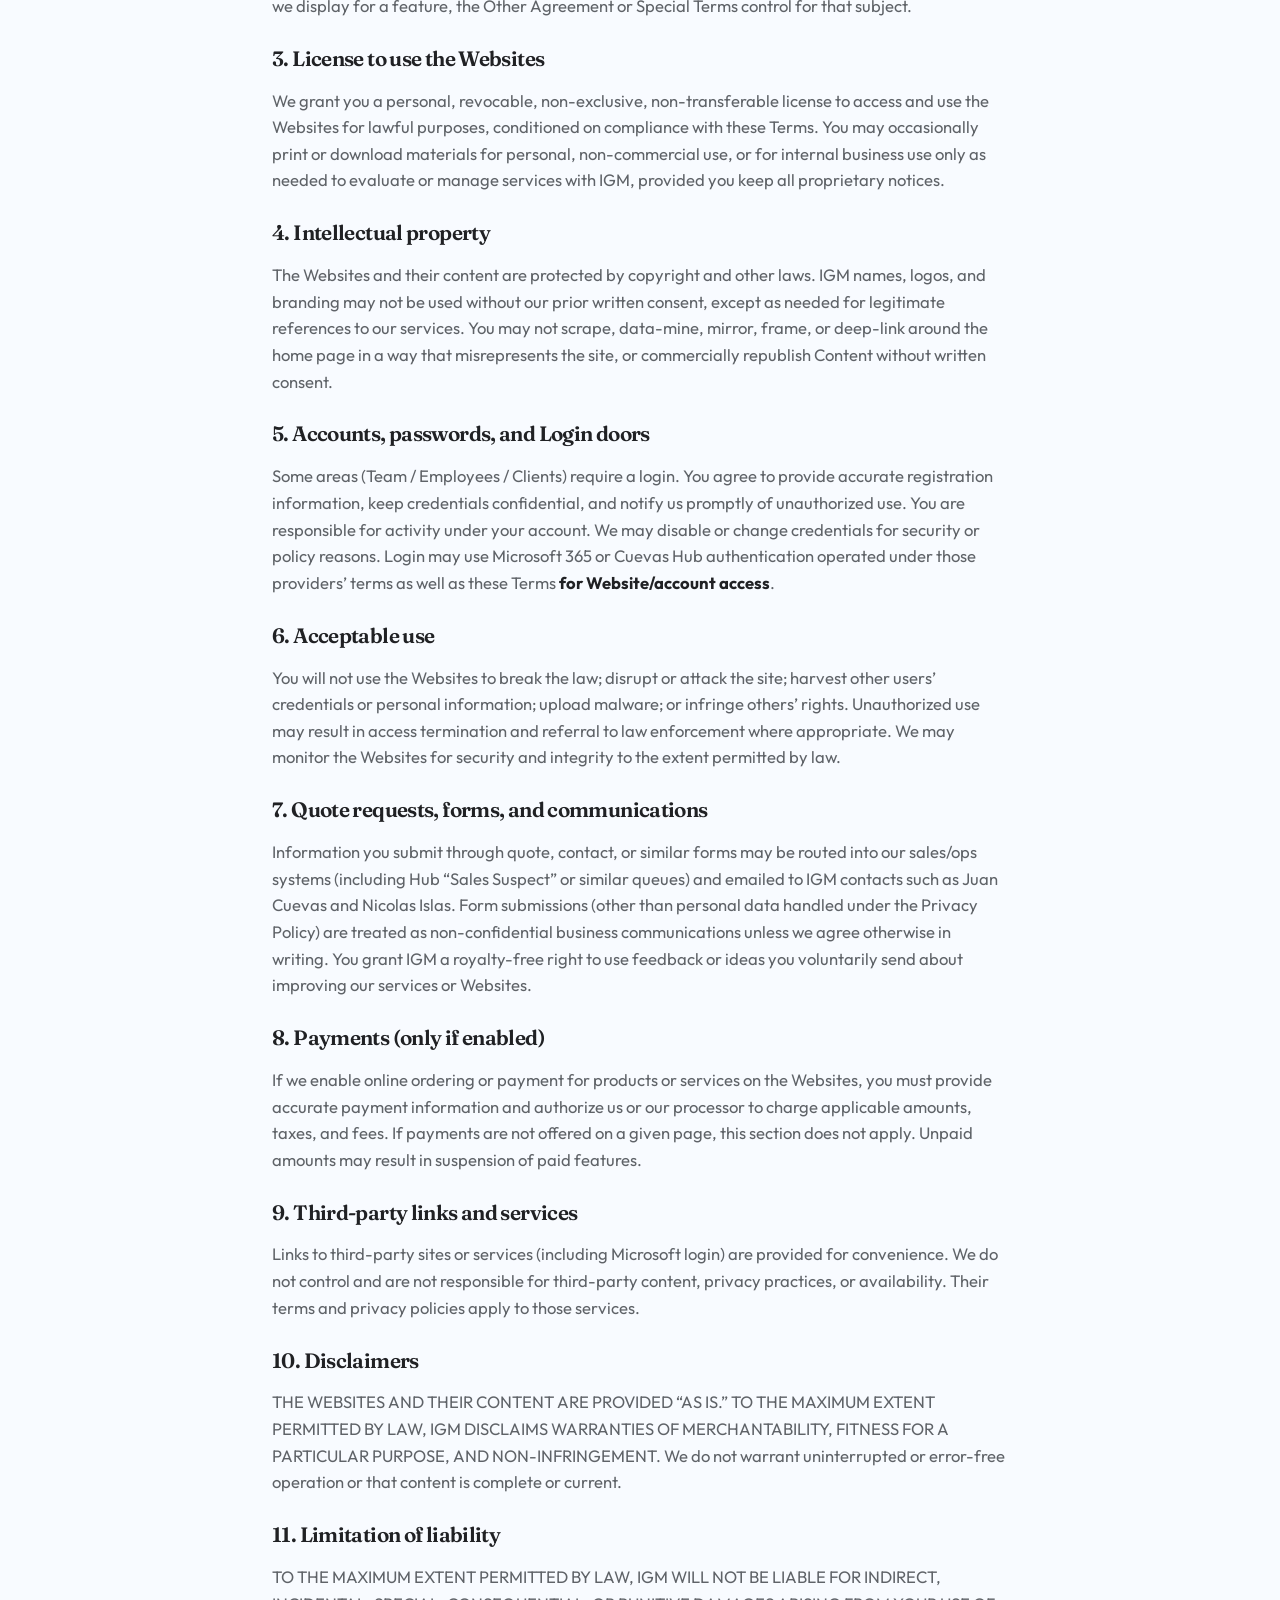
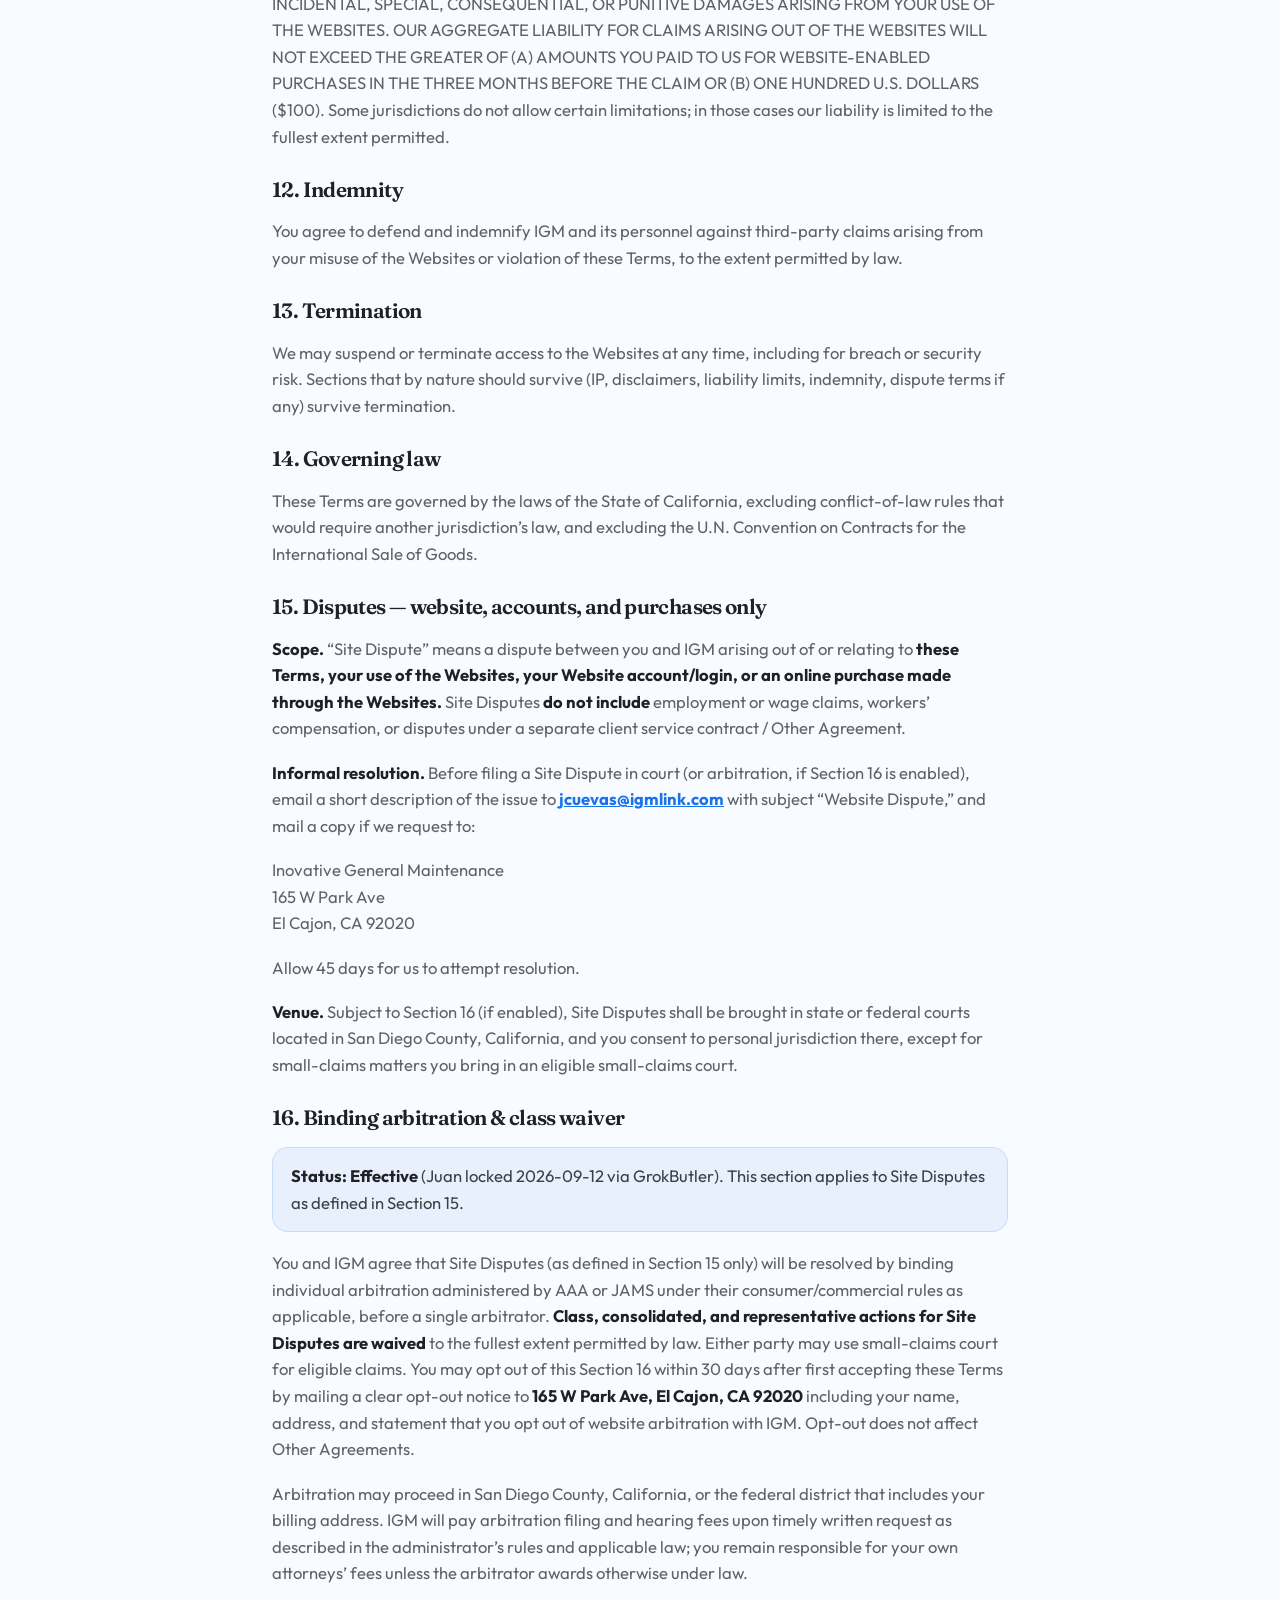
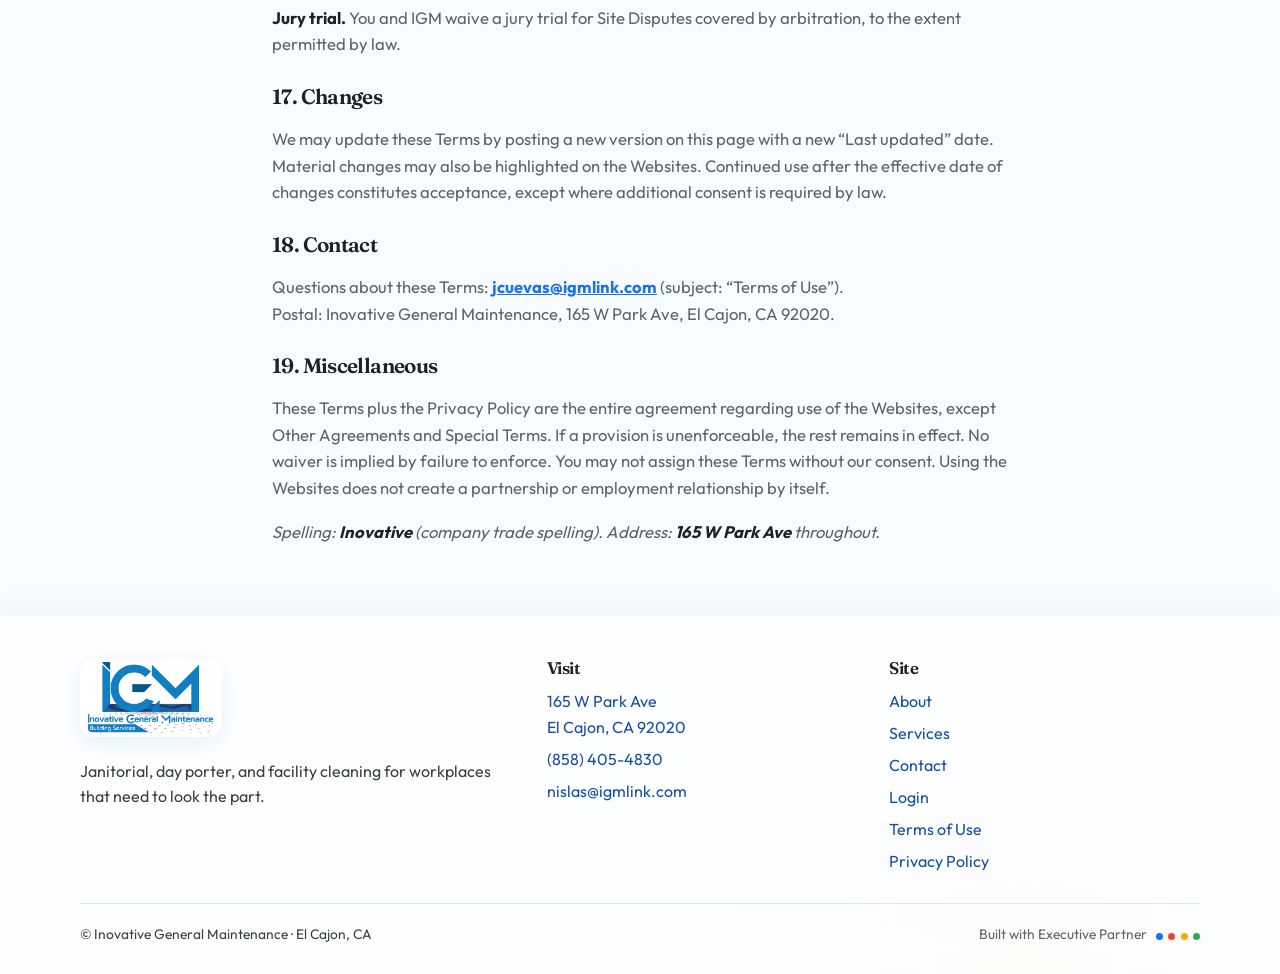
<file: terms.html>
<!DOCTYPE html>
<html lang="en">
<head>
  <meta charset="utf-8">
  <meta name="viewport" content="width=device-width, initial-scale=1">
  <title>Terms of Use | Inovative General Maintenance</title>
  <meta http-equiv="refresh" content="0; url=terms-of-use.html">
  <link rel="canonical" href="https://executivepartnerllc.github.io/igmlink-website/terms-of-use.html">
  <meta name="robots" content="noindex">
  <script>location.replace("terms-of-use.html");</script>
</head>
<body>
  <p><a href="terms-of-use.html">Continue to Terms of Use</a></p>
</body>
</html>
</file>
<file: assets/css/styles.css>
:root {
  --surface: #f8fbff;
  --surface-2: #eef3f8;
  --surface-3: #e4edf6;
  --ink: #202124;
  --ink-2: #3c4043;
  --muted: #5f6368;
  --white: #ffffff;
  --igm-blue: #1a8cdb;
  --g-blue: #1a73e8;
  --g-blue-deep: #174ea6;
  --g-blue-soft: #e8f0fe;
  --g-red: #ea4335;
  --g-yellow: #f9ab00;
  --g-green: #34a853;
  --glass: rgba(255, 255, 255, 0.56);
  --glass-strong: rgba(255, 255, 255, 0.78);
  --glass-tint: rgba(232, 240, 254, 0.5);
  --line: rgba(26, 115, 232, 0.14);
  --shadow: 0 12px 40px rgba(32, 54, 88, 0.1);
  --radius: 22px;
  --header-h: 84px;
  --font-sans: "Outfit", "Segoe UI", sans-serif;
  --font-display: "Fraunces", Georgia, serif;
  --ease: cubic-bezier(0.22, 1, 0.36, 1);
  --blur: blur(22px) saturate(165%);
}

*,
*::before,
*::after {
  box-sizing: border-box;
}

html {
  scroll-behavior: smooth;
  color-scheme: light;
}

body {
  margin: 0;
  font-family: var(--font-sans);
  color: var(--ink);
  background:
    radial-gradient(1100px 520px at 8% -8%, rgba(26, 115, 232, 0.1), transparent 55%),
    radial-gradient(900px 420px at 100% 0%, rgba(52, 168, 83, 0.07), transparent 48%),
    radial-gradient(700px 380px at 80% 100%, rgba(249, 171, 0, 0.06), transparent 50%),
    var(--surface);
  line-height: 1.6;
  min-height: 100vh;
}

img {
  max-width: 100%;
  display: block;
}

a {
  color: var(--g-blue);
}

a:hover {
  color: var(--g-blue-deep);
}

button,
input,
textarea,
select {
  font: inherit;
}

:focus-visible {
  outline: 2px solid var(--g-blue);
  outline-offset: 3px;
}

.skip-link {
  position: absolute;
  left: 1rem;
  top: -3rem;
  background: var(--g-blue);
  color: var(--white);
  padding: 0.6rem 1rem;
  z-index: 100;
  border-radius: 8px;
}

.skip-link:focus {
  top: 1rem;
}

.wrap {
  width: min(1120px, calc(100% - 2.5rem));
  margin-inline: auto;
}

.glass {
  background: var(--glass);
  -webkit-backdrop-filter: var(--blur);
  backdrop-filter: var(--blur);
  border: 1px solid rgba(255, 255, 255, 0.72);
  box-shadow:
    var(--shadow),
    inset 0 1px 0 rgba(255, 255, 255, 0.86);
}

@supports not ((backdrop-filter: blur(1px)) or (-webkit-backdrop-filter: blur(1px))) {
  .glass,
  .site-header,
  .nav-mobile,
  .hero-copy-card,
  .hero-card,
  .pillar,
  .cta-panel,
  .detail-card,
  .service-card,
  .login-door,
  .client-login-card,
  .legal-table-wrap,
  .quote-success {
    background: rgba(255, 255, 255, 0.94);
  }
}

.kicker {
  display: inline-flex;
  align-items: center;
  gap: 0.45rem;
  color: var(--g-blue-deep);
  background: var(--g-blue-soft);
  font-size: 0.74rem;
  font-weight: 650;
  letter-spacing: 0.12em;
  text-transform: uppercase;
  padding: 0.32rem 0.75rem;
  border-radius: 999px;
  border: 1px solid rgba(26, 115, 232, 0.12);
  width: max-content;
  max-width: 100%;
}

.kicker-dot {
  width: 0.45rem;
  height: 0.45rem;
  border-radius: 50%;
  background: var(--g-blue);
  flex: none;
}

h1,
h2,
h3,
.display {
  font-family: var(--font-display);
  font-weight: 620;
  line-height: 1.12;
  letter-spacing: -0.03em;
  margin: 0;
  color: var(--ink);
}

h1 {
  font-size: clamp(2.4rem, 6vw, 4.6rem);
}

h2 {
  font-size: clamp(1.8rem, 3.4vw, 2.7rem);
}

h3 {
  font-size: 1.25rem;
}

p {
  margin: 0;
}

.lede {
  font-size: 1.08rem;
  color: var(--muted);
  max-width: 38rem;
}

.site-header {
  position: sticky;
  top: 0;
  z-index: 40;
  height: var(--header-h);
  background: rgba(255, 255, 255, 0.58);
  -webkit-backdrop-filter: blur(20px) saturate(180%);
  backdrop-filter: blur(20px) saturate(180%);
  border-bottom: 1px solid rgba(255, 255, 255, 0.7);
  box-shadow: 0 1px 0 rgba(26, 115, 232, 0.06);
  transition: background 0.25s var(--ease), box-shadow 0.25s var(--ease);
}

.site-header.is-scrolled {
  background: rgba(255, 255, 255, 0.84);
  box-shadow: 0 10px 30px rgba(32, 54, 88, 0.08);
}

.header-inner {
  height: var(--header-h);
  display: flex;
  align-items: center;
  justify-content: space-between;
  gap: 1rem;
}

.brand {
  display: flex;
  align-items: center;
  gap: 0.75rem;
  text-decoration: none;
  min-width: 0;
  color: inherit;
}

.brand:hover {
  color: inherit;
}

.brand-mark {
  display: flex;
  align-items: center;
  justify-content: center;
  background: rgba(255, 255, 255, 0.9);
  border: 1px solid rgba(255, 255, 255, 0.95);
  border-radius: 14px;
  padding: 0.18rem 0.35rem;
  box-shadow: 0 6px 18px rgba(26, 115, 232, 0.1);
}

.brand img,
.footer-logo img,
.fallback-logo img {
  height: 58px;
  width: auto;
  max-width: min(230px, 54vw);
  border-radius: 10px;
}

.nav-desktop {
  display: flex;
  align-items: center;
  gap: 0.2rem;
}

.nav-desktop a {
  text-decoration: none;
  padding: 0.45rem 0.8rem;
  font-size: 0.94rem;
  font-weight: 550;
  color: var(--ink-2);
  border-radius: 999px;
}

.nav-desktop a:hover,
.nav-desktop a[aria-current="page"] {
  background: var(--g-blue-soft);
  color: var(--g-blue-deep);
}

.nav-login {
  display: inline-flex;
  align-items: center;
  justify-content: center;
  gap: 0.4rem;
  text-decoration: none;
  font-weight: 650;
  font-size: 0.92rem;
  color: var(--g-blue-deep);
  background: rgba(255, 255, 255, 0.55);
  border: 1px solid rgba(26, 115, 232, 0.18);
  border-radius: 999px;
  padding: 0.42rem 0.9rem;
  -webkit-backdrop-filter: blur(12px);
  backdrop-filter: blur(12px);
}

.nav-login svg {
  width: 1rem;
  height: 1rem;
  flex: none;
}

.nav-login:hover,
.nav-login[aria-current="page"] {
  background: var(--g-blue-soft);
  color: var(--g-blue-deep);
}

.nav-desktop a.nav-login,
.header-cta .nav-login {
  padding: 0.42rem 0.9rem;
  font-size: 0.92rem;
  font-weight: 650;
  color: var(--g-blue-deep);
  background: rgba(255, 255, 255, 0.55);
  border: 1px solid rgba(26, 115, 232, 0.18);
}

.nav-desktop a.nav-login:hover,
.nav-desktop a.nav-login[aria-current="page"],
.header-cta .nav-login:hover,
.header-cta .nav-login[aria-current="page"] {
  background: var(--g-blue-soft);
  color: var(--g-blue-deep);
}

.nav-desktop .nav-login {
  margin-left: 0.25rem;
}

.visually-hidden {
  position: absolute;
  width: 1px;
  height: 1px;
  padding: 0;
  margin: -1px;
  overflow: hidden;
  clip: rect(0, 0, 0, 0);
  white-space: nowrap;
  border: 0;
}

.nav-login-compact {
  display: none;
}

.header-cta {
  display: flex;
  align-items: center;
  gap: 0.7rem;
}

.btn {
  display: inline-flex;
  align-items: center;
  justify-content: center;
  gap: 0.45rem;
  text-decoration: none;
  border: 0;
  cursor: pointer;
  border-radius: 999px;
  font-weight: 650;
  padding: 0.85rem 1.25rem;
  transition: transform 0.2s var(--ease), background 0.2s var(--ease), color 0.2s var(--ease), box-shadow 0.2s var(--ease);
}

.btn:hover {
  transform: translateY(-1px);
  color: inherit;
}

.btn-primary {
  background: var(--g-blue);
  color: var(--white);
  box-shadow: 0 8px 18px rgba(26, 115, 232, 0.28);
}

.btn-primary:hover {
  background: var(--g-blue-deep);
  color: var(--white);
}

.btn-navy {
  background: var(--ink);
  color: var(--white);
}

.btn-navy:hover {
  color: var(--white);
}

.btn-ghost {
  background: rgba(255, 255, 255, 0.45);
  color: var(--ink);
  border: 1px solid rgba(32, 33, 36, 0.12);
  -webkit-backdrop-filter: blur(12px);
  backdrop-filter: blur(12px);
}

.btn-ghost:hover {
  background: rgba(255, 255, 255, 0.75);
  color: var(--ink);
}

.btn-ghost-dark {
  background: transparent;
  color: var(--ink);
  border: 1px solid rgba(32, 33, 36, 0.16);
}

.phone-link {
  display: none;
  color: var(--g-blue-deep);
  font-weight: 650;
  text-decoration: none;
  font-size: 0.92rem;
}

.phone-link:hover {
  color: var(--g-blue);
}

.nav-toggle {
  display: none;
  width: 44px;
  height: 44px;
  border: 0;
  background: var(--g-blue-soft);
  border-radius: 12px;
  padding: 0;
  cursor: pointer;
}

.nav-toggle span,
.nav-toggle span::before,
.nav-toggle span::after {
  display: block;
  width: 18px;
  height: 2px;
  background: var(--ink);
  border-radius: 2px;
  position: relative;
  margin-inline: auto;
}

.nav-toggle span::before,
.nav-toggle span::after {
  content: "";
  position: absolute;
  left: 0;
}

.nav-toggle span::before {
  top: -6px;
}

.nav-toggle span::after {
  top: 6px;
}

.nav-mobile {
  display: none;
}

.hero,
.page-hero:not(.about-hero) {
  position: relative;
  overflow: hidden;
}

.hero {
  padding: 3.5rem 0 4.2rem;
}

.page-hero {
  padding: 3.2rem 0 2.6rem;
}

.page-hero:not(.has-video) {
  background:
    radial-gradient(circle at 88% 8%, rgba(26, 115, 232, 0.1), transparent 34%),
    linear-gradient(180deg, rgba(232, 240, 254, 0.55), transparent 72%);
}

.bg-video,
.media-clip {
  background-color: var(--surface-3);
  background-position: center;
  background-size: cover;
}

.bg-video {
  position: absolute;
  inset: 0;
  pointer-events: none;
}

.bg-video video,
.media-clip video {
  width: 100%;
  height: 100%;
  object-fit: cover;
  display: block;
  filter: saturate(0.92) brightness(1.06);
}

.media-clip video {
  position: absolute;
  inset: 0;
}

.bg-video .scrim,
.media-clip .scrim {
  position: absolute;
  inset: 0;
  pointer-events: none;
}

.bg-video .scrim {
  background:
    linear-gradient(100deg, rgba(248, 251, 255, 0.62) 0%, rgba(248, 251, 255, 0.28) 46%, rgba(232, 240, 254, 0.18) 100%),
    linear-gradient(180deg, rgba(255, 255, 255, 0.22), rgba(241, 247, 252, 0.38));
}

.hero.has-video,
.page-hero.has-video {
  min-height: min(92svh, 900px);
  display: flex;
  align-items: center;
  justify-content: center;
  margin-top: calc(var(--header-h) * -1);
  padding: calc(var(--header-h) + 2.4rem) 0 3.4rem;
  color: var(--ink);
}

.hero.has-video > .wrap,
.page-hero.has-video > .wrap,
.page-hero.has-video > .about-hero-grid,
.hero.has-video > .hero-grid {
  position: relative;
  z-index: 1;
  width: min(1120px, calc(100% - 2.5rem));
}

.hero.has-video .bg-video {
  background-image: none;
  background-color: #c9d6e4;
}

.hero.has-video .bg-video video {
  filter: none;
}

.hero.has-video .bg-video .scrim {
  display: none;
}

.page-hero.has-video.about-hero .bg-video {
  background-image: none;
  background-color: #c9d6e4;
}

.page-hero.has-video.about-hero .bg-video video {
  filter: none;
}

.page-hero.has-video.about-hero .bg-video .scrim {
  display: none;
}

/* About: pin the clip on a tall track; overlay card sits in the first viewport and scrolls away. */
.page-hero.has-video.about-hero {
  display: block;
  position: relative;
  overflow: visible;
  overflow-x: visible;
  overflow-y: visible;
  align-items: stretch;
  justify-content: flex-start;
  min-height: 0;
  padding: 0;
}

.about-track {
  position: relative;
  height: 230svh;
}

.about-pin {
  position: sticky;
  top: 0;
  z-index: 0;
  height: 100svh;
  overflow: hidden;
}

.page-hero.has-video.about-hero .bg-video {
  position: absolute;
  inset: 0;
  width: auto;
  height: auto;
}

.page-hero.has-video.about-hero .about-hero-grid {
  position: absolute;
  top: 0;
  left: 0;
  right: 0;
  z-index: 1;
  display: flex;
  align-items: flex-end;
  justify-content: flex-start;
  width: min(1120px, calc(100% - 2.5rem));
  height: 100svh;
  margin: 0 auto;
  padding: calc(var(--header-h) + 1.2rem) 0 2.2rem;
  pointer-events: none;
}

.page-hero.has-video.about-hero .page-hero-copy {
  pointer-events: auto;
  max-width: min(26.5rem, 100%);
  padding: 1rem 1.15rem 1.1rem;
  gap: 0.5rem;
  background: rgba(255, 255, 255, 0.38);
}

.page-hero.has-video.about-hero .page-hero-copy h1 {
  font-size: clamp(1.65rem, 3.2vw, 2.25rem);
}

.page-hero.has-video.about-hero .page-hero-copy .lede {
  font-size: 0.95rem;
}

.about-hero + section {
  position: relative;
  z-index: 2;
  background: var(--surface);
}

.page-hero.has-video.services-hero .bg-video {
  background-image: none;
  background-color: #c9d6e4;
}

.page-hero.has-video.services-hero .bg-video video {
  filter: none;
}

.page-hero.has-video.services-hero .bg-video .scrim {
  display: none;
}

.page-hero.has-video.contact-hero .bg-video {
  background-image: none;
  background-color: #c9d6e4;
}

.page-hero.has-video.contact-hero .bg-video video {
  filter: none;
}

.page-hero.has-video.contact-hero .bg-video .scrim {
  display: none;
}

.contact-hero .page-hero-copy::before {
  content: "";
  position: absolute;
  inset: 0 auto auto 0;
  width: 100%;
  height: 3px;
  background: linear-gradient(90deg, var(--g-blue), var(--g-green) 55%, var(--g-yellow));
  opacity: 0.9;
}

.contact-hero .page-hero-copy {
  overflow: hidden;
}

.contact-hero + .contact-panel {
  position: relative;
  z-index: 2;
  background: var(--surface);
  scroll-margin-top: calc(var(--header-h) + 0.75rem);
}

.contact-panel .form.detail-card {
  background: rgba(255, 255, 255, 0.94);
}

.hero-grid {
  position: relative;
  z-index: 1;
  display: grid;
  grid-template-columns: 1.15fr 0.85fr;
  gap: 1.6rem;
  align-items: center;
  width: min(1120px, calc(100% - 2.5rem));
  min-width: 0;
  margin-inline: auto;
}

.hero-copy-card,
.hero-card {
  position: relative;
  overflow: hidden;
  border-radius: 28px;
  padding: 1.7rem 1.8rem 1.85rem;
}

.hero-copy-card::before,
.hero-card::before,
.pillar::before,
.service-card::before {
  content: "";
  position: absolute;
  inset: 0 auto auto 0;
  width: 100%;
  height: 3px;
  background: linear-gradient(90deg, var(--g-blue), var(--g-green) 55%, var(--g-yellow));
  opacity: 0.9;
}

.hero h1 span {
  display: block;
}

.hero .workplace {
  font-family: var(--font-sans);
  font-size: 0.42em;
  letter-spacing: 0.28em;
  text-transform: uppercase;
  font-weight: 700;
  color: var(--g-blue-deep);
  margin: 0.35rem 0 0.2rem;
}

.hero .shine {
  font-style: italic;
  color: var(--igm-blue);
  font-weight: 650;
}

.hero-copy {
  margin: 1.1rem 0 1.5rem;
  color: var(--ink-2);
}

.hero-actions {
  display: flex;
  flex-wrap: wrap;
  gap: 0.75rem;
}

.hero-card h2 {
  font-size: 1.55rem;
  margin: 0.55rem 0 0.7rem;
}

.hero-card p {
  color: var(--ink-2);
  margin-bottom: 1.2rem;
}

.hero-meta {
  display: grid;
  gap: 0.75rem;
  margin-top: 1.3rem;
  padding-top: 1.2rem;
  border-top: 1px solid var(--line);
  color: var(--ink-2);
  font-size: 0.92rem;
}

.hero-meta strong {
  color: var(--ink);
  font-weight: 650;
}

.accent-blue::before { background: var(--g-blue); }
.accent-red::before { background: var(--g-red); }
.accent-yellow::before { background: var(--g-yellow); }
.accent-green::before { background: var(--g-green); }

section {
  padding: 4.4rem 0;
}

.section-head {
  max-width: 40rem;
  margin-bottom: 2.2rem;
}

.section-head p {
  margin-top: 0.85rem;
  color: var(--muted);
}

.pillars {
  display: grid;
  grid-template-columns: repeat(4, 1fr);
  gap: 1rem;
}

.pillar {
  position: relative;
  overflow: hidden;
  background: var(--glass-strong);
  -webkit-backdrop-filter: var(--blur);
  backdrop-filter: var(--blur);
  border: 1px solid rgba(255, 255, 255, 0.8);
  border-radius: var(--radius);
  padding: 1.4rem 1.25rem 1.5rem;
  min-height: 100%;
  box-shadow: 0 10px 28px rgba(32, 54, 88, 0.06);
}

.pillar-index {
  font-family: var(--font-display);
  color: var(--g-blue);
  font-size: 1.4rem;
  margin: 0.35rem 0 1.1rem;
}

.pillar.accent-green .pillar-index { color: var(--g-green); }
.pillar.accent-yellow .pillar-index { color: #b06000; }
.pillar.accent-red .pillar-index { color: var(--g-red); }

.pillar h3 {
  margin-bottom: 0.45rem;
}

.pillar p {
  color: var(--muted);
  font-size: 0.95rem;
}

.quote-band {
  position: relative;
  overflow: hidden;
  padding: 0;
  min-height: min(52vh, 480px);
  display: flex;
  align-items: center;
  justify-content: center;
}

.quote-band-media {
  position: absolute;
  inset: 0;
  pointer-events: none;
}

.quote-band-media img {
  width: 100%;
  height: 100%;
  object-fit: cover;
  object-position: center 40%;
  display: block;
}

.quote-band-tint {
  position: absolute;
  inset: 0;
  background: rgba(172, 214, 232, 0.62);
}

.quote-slider {
  position: relative;
  z-index: 1;
  width: 100%;
  padding: 4.2rem 4.5rem 3.4rem;
}

.quote-viewport {
  position: relative;
  width: min(46rem, 100%);
  margin-inline: auto;
  min-height: 14rem;
}

.quote-slide {
  margin: 0;
  text-align: center;
}

.quote-slide[hidden] {
  display: none;
}

.quote-name {
  margin: 0 0 1.1rem;
  font-family: var(--font-sans);
  font-size: clamp(1.55rem, 3.4vw, 2.15rem);
  font-weight: 700;
  letter-spacing: 0.14em;
  text-transform: uppercase;
  color: #163a5f;
}

.quote-text {
  margin: 0 auto;
  max-width: 38rem;
  font-family: var(--font-sans);
  font-size: 1.02rem;
  line-height: 1.7;
  font-weight: 400;
  color: #2c4258;
}

.quote-arrow {
  position: absolute;
  top: 50%;
  transform: translateY(-50%);
  width: 48px;
  height: 64px;
  border: 0;
  background: transparent;
  color: #163a5f;
  cursor: pointer;
  padding: 0;
  display: inline-flex;
  align-items: center;
  justify-content: center;
}

.quote-arrow svg {
  width: 18px;
  height: 36px;
}

.quote-arrow:hover,
.quote-arrow:focus-visible {
  color: var(--g-blue);
}

.quote-arrow-prev {
  left: 0.6rem;
}

.quote-arrow-next {
  right: 0.6rem;
}

.quote-dots {
  display: flex;
  justify-content: center;
  gap: 0.55rem;
  margin-top: 1.8rem;
}

.quote-dots button {
  width: 2.4rem;
  height: 2.4rem;
  padding: 0;
  border: 0;
  border-radius: 50%;
  background: transparent;
  cursor: pointer;
  position: relative;
}

.quote-dots button::after {
  content: "";
  width: 8px;
  height: 8px;
  border-radius: 50%;
  background: rgba(22, 58, 95, 0.28);
  position: absolute;
  inset: 0;
  margin: auto;
}

.quote-dots button.is-active::after {
  background: #163a5f;
}

.cta-panel {
  display: grid;
  grid-template-columns: 1fr 1fr;
  gap: 2rem;
  align-items: start;
  background: var(--glass-strong);
  -webkit-backdrop-filter: var(--blur);
  backdrop-filter: var(--blur);
  border: 1px solid rgba(255, 255, 255, 0.8);
  border-radius: 28px;
  padding: 2rem;
  box-shadow: var(--shadow);
}

.cta-copy {
  display: grid;
  gap: 0.85rem;
  align-content: start;
}

.cta-media {
  position: relative;
  overflow: hidden;
  width: 100%;
  aspect-ratio: 752 / 416;
  min-height: 220px;
  border-radius: 20px;
  background: #0c2233 url("../img/quote-logo-table-poster.jpg") center / cover no-repeat;
  box-shadow: 0 12px 32px rgba(32, 54, 88, 0.14);
}

.cta-media video {
  width: 100%;
  height: 100%;
  object-fit: cover;
  display: block;
  filter: none;
}

.form {
  display: grid;
  gap: 0.85rem;
}

.form[hidden] {
  display: none !important;
}

.form label {
  display: grid;
  gap: 0.35rem;
  font-size: 0.86rem;
  font-weight: 600;
}

.form input,
.form textarea,
.form select {
  width: 100%;
  border: 1px solid var(--line);
  background: rgba(255, 255, 255, 0.86);
  border-radius: 12px;
  padding: 0.85rem 0.95rem;
  color: var(--ink);
}

.form input:focus,
.form textarea:focus,
.form select:focus {
  outline: 2px solid rgba(26, 115, 232, 0.45);
  border-color: var(--g-blue);
}

.form textarea {
  min-height: 120px;
  resize: vertical;
}

.form-note {
  color: var(--muted);
  font-size: 0.86rem;
}

.form-status {
  margin: 0;
  font-size: 0.92rem;
  color: var(--ink-2);
}

.form-status.is-error {
  color: #c5221f;
}

.form button[disabled] {
  opacity: 0.65;
  cursor: wait;
  transform: none;
}

.quote-success {
  display: grid;
  gap: 0.85rem;
  align-content: start;
  background: var(--glass-strong);
  -webkit-backdrop-filter: var(--blur);
  backdrop-filter: var(--blur);
  border: 1px solid rgba(255, 255, 255, 0.8);
  border-radius: var(--radius);
  padding: 1.5rem;
  box-shadow: 0 10px 28px rgba(32, 54, 88, 0.06);
}

.quote-success h2 {
  font-size: 1.55rem;
}

.quote-success p {
  color: var(--ink-2);
}

.page-hero-copy {
  position: relative;
  z-index: 1;
  max-width: 40rem;
  border-radius: 28px;
  padding: 1.6rem 1.8rem;
  display: grid;
  gap: 0.85rem;
  justify-items: start;
}

.about-hero-grid {
  display: grid;
  grid-template-columns: 1fr;
  gap: 1.4rem;
  align-items: center;
  width: min(1120px, calc(100% - 2.5rem));
  margin-inline: auto;
}

.media-clip {
  position: relative;
  overflow: hidden;
  border-radius: 24px;
  min-height: 280px;
  aspect-ratio: 4 / 3;
  box-shadow: var(--shadow);
  background-image: url("../img/about-team-poster.jpg");
}

.split {
  display: grid;
  grid-template-columns: 1fr 1fr;
  gap: 2.4rem;
  align-items: start;
}

.prose {
  display: grid;
  gap: 1rem;
  color: var(--muted);
  font-size: 1.04rem;
}

.prose strong {
  color: var(--ink);
}

.prose a {
  color: var(--g-blue);
}

.card-list {
  display: grid;
  gap: 1rem;
}

.detail-card,
.service-card {
  position: relative;
  overflow: hidden;
  background: var(--glass-strong);
  -webkit-backdrop-filter: var(--blur);
  backdrop-filter: var(--blur);
  border: 1px solid rgba(255, 255, 255, 0.8);
  border-radius: var(--radius);
  padding: 1.5rem;
  box-shadow: 0 10px 28px rgba(32, 54, 88, 0.06);
}

.service-grid {
  display: grid;
  grid-template-columns: repeat(3, 1fr);
  gap: 1rem;
}

.service-card h3 {
  margin: 0.35rem 0 0.65rem;
}

.service-card p {
  color: var(--muted);
}

.tag {
  display: inline-flex;
  align-items: center;
  font-size: 0.74rem;
  letter-spacing: 0.12em;
  text-transform: uppercase;
  font-weight: 700;
  color: var(--g-blue-deep);
  background: var(--g-blue-soft);
  border-radius: 999px;
  padding: 0.22rem 0.65rem;
}

.service-card.accent-red .tag {
  color: #c5221f;
  background: rgba(234, 67, 53, 0.1);
}

.service-card.accent-yellow .tag {
  color: #b06000;
  background: rgba(249, 171, 0, 0.16);
}

.service-card.accent-green .tag {
  color: #137333;
  background: rgba(52, 168, 83, 0.12);
}

.extra-grid {
  display: grid;
  grid-template-columns: repeat(2, 1fr);
  gap: 0.8rem;
  margin: 1.2rem 0 0;
  padding: 0;
}

.extra-grid li {
  list-style: none;
  background: var(--glass-strong);
  -webkit-backdrop-filter: blur(14px);
  backdrop-filter: blur(14px);
  border: 1px solid rgba(255, 255, 255, 0.8);
  border-radius: 14px;
  padding: 0.9rem 1rem;
  font-weight: 550;
}

.contact-grid {
  display: grid;
  grid-template-columns: 1fr 1fr;
  gap: 1.5rem;
}

.dl {
  display: grid;
  gap: 1rem;
}

.dl div {
  display: grid;
  gap: 0.2rem;
}

.dl dt {
  font-size: 0.78rem;
  letter-spacing: 0.12em;
  text-transform: uppercase;
  color: var(--muted);
  font-weight: 700;
}

.dl dd {
  margin: 0;
  font-size: 1.05rem;
}

.dl a {
  color: var(--g-blue-deep);
}

.material-dots {
  display: inline-flex;
  gap: 0.32rem;
  margin-left: 0.35rem;
  vertical-align: middle;
}

.material-dots span {
  width: 0.45rem;
  height: 0.45rem;
  border-radius: 50%;
}

.material-dots span:nth-child(1) { background: var(--g-blue); }
.material-dots span:nth-child(2) { background: var(--g-red); }
.material-dots span:nth-child(3) { background: var(--g-yellow); }
.material-dots span:nth-child(4) { background: var(--g-green); }

.site-footer {
  background: rgba(255, 255, 255, 0.62);
  -webkit-backdrop-filter: blur(18px) saturate(160%);
  backdrop-filter: blur(18px) saturate(160%);
  color: var(--ink-2);
  padding: 2.6rem 0 1.8rem;
  border-top: 1px solid rgba(255, 255, 255, 0.8);
  box-shadow: 0 -8px 30px rgba(32, 54, 88, 0.04);
}

.footer-grid {
  display: grid;
  grid-template-columns: 1.4fr 1fr 1fr;
  gap: 2rem;
  padding-bottom: 1.8rem;
  border-bottom: 1px solid var(--line);
}

.site-footer a {
  color: var(--g-blue-deep);
  text-decoration: none;
}

.site-footer a:hover {
  color: var(--g-blue);
}

.site-footer h2 {
  color: var(--ink);
  font-size: 1.05rem;
  margin-bottom: 0.7rem;
}

.footer-logo {
  display: inline-block;
  margin-bottom: 0.85rem;
  background: rgba(255, 255, 255, 0.92);
  border-radius: 14px;
  padding: 0.2rem 0.4rem;
  box-shadow: 0 6px 18px rgba(26, 115, 232, 0.1);
}

.footer-logo img {
  height: 72px;
  max-width: 240px;
}

.footer-links,
.footer-meta {
  display: grid;
  gap: 0.4rem;
}

.copyright {
  display: flex;
  justify-content: space-between;
  gap: 1rem;
  flex-wrap: wrap;
  padding-top: 1.2rem;
  font-size: 0.86rem;
  align-items: center;
}

.ep-note {
  color: var(--muted);
}

.login-hero {
  position: relative;
  overflow: hidden;
  padding-bottom: 3.2rem;
}

.login-hero .login-doors {
  margin-top: 1.4rem;
}

.login-hero::before {
  content: "";
  position: absolute;
  inset: 0;
  pointer-events: none;
  background:
    linear-gradient(180deg, rgba(248, 251, 255, 0.58) 0%, rgba(238, 243, 248, 0.78) 100%),
    url("../img/home-hero-poster.jpg") center / cover no-repeat;
}

.login-hero .wrap,
.login-hero .client-login-grid {
  position: relative;
  z-index: 1;
}

.login-chooser {
  position: relative;
  padding-top: 0.4rem;
}

.login-doors {
  display: grid;
  grid-template-columns: repeat(3, 1fr);
  gap: 1rem;
  align-items: stretch;
}

.login-door {
  position: relative;
  overflow: hidden;
  display: flex;
  flex-direction: column;
  align-items: flex-start;
  gap: 0.7rem;
  text-decoration: none;
  color: inherit;
  background: var(--glass-strong);
  -webkit-backdrop-filter: var(--blur);
  backdrop-filter: var(--blur);
  border: 1px solid rgba(255, 255, 255, 0.8);
  border-radius: var(--radius);
  padding: 1.5rem 1.35rem 1.55rem;
  min-height: 100%;
  box-shadow: 0 10px 28px rgba(32, 54, 88, 0.06);
  transition: transform 0.2s var(--ease), box-shadow 0.2s var(--ease);
}

.login-door::before {
  content: "";
  position: absolute;
  inset: 0 auto auto 0;
  width: 100%;
  height: 3px;
  background: linear-gradient(90deg, var(--g-blue), var(--g-green) 55%, var(--g-yellow));
  opacity: 0.9;
}

.login-door:hover,
.login-door:focus-visible {
  color: inherit;
  transform: translateY(-2px);
  box-shadow: var(--shadow);
}

.login-door h2 {
  font-size: 1.45rem;
}

.login-door p {
  color: var(--muted);
  font-size: 0.95rem;
}

.login-door-icon {
  width: 2.65rem;
  height: 2.65rem;
  border-radius: 14px;
  display: inline-flex;
  align-items: center;
  justify-content: center;
  background: var(--g-blue-soft);
  color: var(--g-blue);
}

.login-door-icon svg {
  width: 1.25rem;
  height: 1.25rem;
}

.login-door.accent-green .login-door-icon {
  background: rgba(52, 168, 83, 0.12);
  color: #137333;
}

.login-door.accent-yellow .login-door-icon {
  background: rgba(249, 171, 0, 0.16);
  color: #b06000;
}

.login-door.accent-green .tag {
  color: #137333;
  background: rgba(52, 168, 83, 0.12);
}

.login-door.accent-yellow .tag {
  color: #b06000;
  background: rgba(249, 171, 0, 0.16);
}

.login-door .tag,
.client-login-card .tag {
  width: max-content;
}

.login-door-go {
  margin-top: auto;
  padding-top: 0.55rem;
  font-weight: 650;
  color: var(--g-blue-deep);
}

.login-door.accent-green .login-door-go {
  color: #137333;
}

.login-door.accent-yellow .login-door-go {
  color: #b06000;
}

.login-note {
  margin-top: 1.6rem;
  color: var(--ink-2);
  max-width: 40rem;
}

.client-login-grid {
  display: grid;
  grid-template-columns: 1fr 1fr;
  gap: 1.4rem;
  align-items: stretch;
}

.client-login-card {
  position: relative;
  overflow: hidden;
  border-radius: 28px;
  padding: 1.6rem 1.8rem 1.7rem;
  display: grid;
  align-content: start;
  gap: 0.75rem;
}

.client-login-card::before {
  content: "";
  position: absolute;
  inset: 0 auto auto 0;
  width: 100%;
  height: 3px;
  background: linear-gradient(90deg, var(--g-yellow), var(--g-blue) 60%, var(--g-green));
  opacity: 0.9;
}

.client-login-card h2 {
  font-size: 1.55rem;
}

.client-login-card p {
  color: var(--ink-2);
}

.terms {
  display: grid;
  gap: 1.1rem;
  max-width: 46rem;
}

.terms h2 {
  font-size: 1.3rem;
  margin-top: 0.6rem;
}

.terms h3 {
  font-size: 1.08rem;
  font-family: var(--font-sans);
  font-weight: 650;
  letter-spacing: -0.02em;
  margin-top: 0.35rem;
}

.terms-note {
  font-size: 0.95rem;
  font-weight: 550;
  color: var(--ink);
}

.counsel-banner {
  position: relative;
  z-index: 1;
  margin-top: 1.2rem;
  max-width: 46rem;
  background: rgba(249, 171, 0, 0.14);
  border: 1px solid rgba(176, 96, 0, 0.22);
  border-radius: 18px;
  padding: 1rem 1.2rem 1.1rem;
  display: grid;
  gap: 0.55rem;
  color: var(--ink-2);
}

.counsel-banner strong {
  color: var(--ink);
}

.legal-callout {
  margin: 0;
  background: var(--g-blue-soft);
  border: 1px solid rgba(26, 115, 232, 0.16);
  border-radius: 16px;
  padding: 0.95rem 1.1rem;
  color: var(--ink-2);
}

.legal-callout p {
  margin: 0;
}

.legal-table-wrap {
  overflow-x: auto;
  border: 1px solid rgba(255, 255, 255, 0.8);
  border-radius: 16px;
  background: var(--glass-strong);
  -webkit-backdrop-filter: blur(14px);
  backdrop-filter: blur(14px);
  box-shadow: 0 8px 22px rgba(32, 54, 88, 0.05);
}

.legal-table {
  width: 100%;
  border-collapse: collapse;
  font-size: 0.95rem;
}

.legal-table th,
.legal-table td {
  text-align: left;
  vertical-align: top;
  padding: 0.8rem 1rem;
  border-bottom: 1px solid var(--line);
}

.legal-table th {
  font-size: 0.78rem;
  letter-spacing: 0.08em;
  text-transform: uppercase;
  color: var(--g-blue-deep);
  background: rgba(232, 240, 254, 0.55);
}

.legal-table tr:last-child td {
  border-bottom: 0;
}

.fallback-logo {
  display: inline-block;
  background: rgba(255, 255, 255, 0.92);
  border-radius: 14px;
  padding: 0.2rem 0.45rem;
  box-shadow: 0 6px 18px rgba(26, 115, 232, 0.1);
}

@media (min-width: 880px) {
  .phone-link {
    display: inline;
  }
}

@media (max-width: 960px) {
  .hero-grid,
  .pillars,
  .cta-panel,
  .split,
  .service-grid,
  .contact-grid,
  .footer-grid,
  .login-doors,
  .client-login-grid {
    grid-template-columns: 1fr;
  }

  .pillars,
  .service-grid {
    grid-template-columns: 1fr 1fr;
  }
}

@media (max-width: 760px) {
  .nav-desktop,
  .header-cta .btn {
    display: none;
  }

  .nav-login-compact {
    display: inline-flex;
    padding: 0.4rem 0.75rem;
    font-size: 0.86rem;
  }

  .nav-toggle {
    display: inline-flex;
    align-items: center;
    justify-content: center;
  }

  .nav-toggle[aria-expanded="true"] span {
    background: transparent;
  }

  .nav-toggle[aria-expanded="true"] span::before {
    top: 0;
    transform: rotate(45deg);
  }

  .nav-toggle[aria-expanded="true"] span::after {
    top: 0;
    transform: rotate(-45deg);
  }

  .nav-mobile {
    display: grid;
    position: absolute;
    left: 0.75rem;
    right: 0.75rem;
    top: calc(var(--header-h) - 0.35rem);
    width: auto;
    background: rgba(255, 255, 255, 0.96);
    -webkit-backdrop-filter: blur(24px) saturate(180%);
    backdrop-filter: blur(24px) saturate(180%);
    border: 1px solid rgba(255, 255, 255, 0.95);
    border-radius: 18px;
    box-shadow: var(--shadow);
    padding: 0.7rem 1rem 1.1rem;
    gap: 0.15rem;
    z-index: 45;
    transform: translateY(-8px);
    opacity: 0;
    pointer-events: none;
    visibility: hidden;
    transition: opacity 0.2s var(--ease), transform 0.2s var(--ease);
  }

  .nav-mobile.is-open {
    opacity: 1;
    transform: none;
    pointer-events: auto;
    visibility: visible;
  }

  .nav-mobile a,
  .nav-mobile .btn {
    display: block;
    text-decoration: none;
    padding: 0.85rem 0.2rem;
    font-weight: 600;
    color: var(--ink);
  }

  .nav-mobile a[aria-current="page"] {
    color: var(--g-blue-deep);
  }

  .nav-mobile .btn {
    margin-top: 0.4rem;
    text-align: center;
    color: var(--white);
  }

  body.nav-open {
    overflow: hidden;
  }

  body.nav-open::after {
    content: "";
    position: fixed;
    inset: 0;
    background: rgba(248, 251, 255, 0.28);
    z-index: 30;
    pointer-events: none;
  }

  .pillars,
  .service-grid,
  .extra-grid {
    grid-template-columns: 1fr;
  }

  .hero,
  .page-hero {
    padding-top: 2.2rem;
  }

  .hero.has-video,
  .page-hero.has-video {
    min-height: min(92svh, 780px);
    padding: calc(var(--header-h) + 1.4rem) 0 2.2rem;
  }

  .page-hero.has-video.contact-hero {
    min-height: min(68svh, 560px);
    align-items: flex-end;
    padding: calc(var(--header-h) + 1.2rem) 0 1.6rem;
  }

  .hero-copy-card,
  .hero-card,
  .page-hero-copy {
    padding: 1.25rem 1.2rem 1.35rem;
  }

  .quote-slider {
    padding: 3.2rem 3.1rem 2.6rem;
  }

  .quote-viewport {
    min-height: 16rem;
  }

  .brand img {
    height: 46px;
  }

  .hero .workplace {
    letter-spacing: 0.18em;
  }

  section {
    padding: 3.2rem 0;
  }
}

/* Parallax + scrollytelling. CSS scroll timelines first; JS only fills gaps. */
.hero.has-video,
.page-hero.has-video:not(.about-hero) {
  view-timeline-name: --hero-story;
  view-timeline-axis: block;
}

.about-track {
  view-timeline-name: --about-story;
  view-timeline-axis: block;
}

.quote-band {
  view-timeline-name: --quote-story;
  view-timeline-axis: block;
}

#quote {
  view-timeline-name: --cta-story;
  view-timeline-axis: block;
}

@media (prefers-reduced-motion: no-preference) {
  @supports (animation-timeline: view()) {
    .hero.has-video .bg-video[data-parallax="media"],
    .page-hero.has-video:not(.about-hero) .bg-video[data-parallax="media"] {
      top: -12%;
      bottom: -12%;
      height: auto;
      animation: parallax-media linear both;
      animation-timeline: --hero-story;
      animation-range: cover;
    }

    .hero.has-video [data-parallax="glass"],
    .page-hero.has-video:not(.about-hero) [data-parallax="glass"] {
      animation: parallax-glass linear both;
      animation-timeline: --hero-story;
      animation-range: cover;
    }

    .about-pin .bg-video {
      animation: about-zoom linear both;
      animation-timeline: --about-story;
      animation-range: cover;
    }

    .page-hero.has-video.about-hero .page-hero-copy {
      animation: about-card-leave linear both;
      animation-timeline: view();
      animation-range: exit 0% exit 80%;
    }

    .quote-band-media[data-parallax="media"] img {
      height: 126%;
      width: 100%;
      object-fit: cover;
      object-position: center 40%;
      animation: parallax-quote linear both;
      animation-timeline: --quote-story;
      animation-range: cover;
    }

    #quote .cta-media video {
      animation: quote-clip-zoom linear both;
      animation-timeline: --cta-story;
      animation-range: cover;
    }

    [data-story] {
      animation: story-rise linear both;
      animation-timeline: view();
      animation-range: entry 0% entry 42%;
    }

    [data-story-stagger] > [data-story]:nth-child(2) {
      animation-range: entry 8% entry 48%;
    }

    [data-story-stagger] > [data-story]:nth-child(3) {
      animation-range: entry 16% entry 54%;
    }

    [data-story-stagger] > [data-story]:nth-child(4) {
      animation-range: entry 24% entry 60%;
    }

    [data-story-stagger] > [data-story]:nth-child(5) {
      animation-range: entry 30% entry 64%;
    }

    [data-story-stagger] > [data-story]:nth-child(6) {
      animation-range: entry 36% entry 68%;
    }
  }

  .js-story [data-story] {
    opacity: 0;
    transform: translate3d(0, 1.35rem, 0);
    transition: opacity 0.75s var(--ease), transform 0.75s var(--ease);
  }

  .js-story [data-story].is-in {
    opacity: 1;
    transform: none;
  }

  .js-story [data-story-stagger] > [data-story]:nth-child(2) { transition-delay: 0.08s; }
  .js-story [data-story-stagger] > [data-story]:nth-child(3) { transition-delay: 0.16s; }
  .js-story [data-story-stagger] > [data-story]:nth-child(4) { transition-delay: 0.24s; }
  .js-story [data-story-stagger] > [data-story]:nth-child(5) { transition-delay: 0.3s; }
  .js-story [data-story-stagger] > [data-story]:nth-child(6) { transition-delay: 0.36s; }
}

@keyframes parallax-media {
  from { transform: translate3d(0, -5%, 0); }
  to { transform: translate3d(0, 8%, 0); }
}

@keyframes parallax-glass {
  from { transform: translate3d(0, 0.9rem, 0); }
  to { transform: translate3d(0, -2.1rem, 0); }
}

@keyframes parallax-quote {
  from { transform: translate3d(0, -6%, 0); }
  to { transform: translate3d(0, 8%, 0); }
}

@keyframes about-zoom {
  from { transform: scale(1.02); }
  to { transform: scale(1.08); }
}

@keyframes about-card-leave {
  from { opacity: 1; transform: none; }
  to { opacity: 0; transform: translate3d(0, -1.1rem, 0); }
}

@keyframes quote-clip-zoom {
  from { transform: scale(1); }
  to { transform: scale(1.05); }
}

@keyframes story-rise {
  from {
    opacity: 0;
    transform: translate3d(0, 1.5rem, 0);
  }
  to {
    opacity: 1;
    transform: none;
  }
}

@media (prefers-reduced-motion: no-preference) and (max-width: 760px) {
  @keyframes parallax-media {
    from { transform: translate3d(0, -1.5%, 0); }
    to { transform: translate3d(0, 2.5%, 0); }
  }

  @keyframes parallax-glass {
    from { transform: translate3d(0, 0.2rem, 0); }
    to { transform: translate3d(0, -0.55rem, 0); }
  }

  @keyframes parallax-quote {
    from { transform: translate3d(0, -2%, 0); }
    to { transform: translate3d(0, 3%, 0); }
  }

  @keyframes about-zoom {
    from { transform: scale(1.01); }
    to { transform: scale(1.03); }
  }

  @keyframes quote-clip-zoom {
    from { transform: scale(1); }
    to { transform: scale(1.02); }
  }

  @keyframes story-rise {
    from {
      opacity: 0;
      transform: translate3d(0, 0.7rem, 0);
    }
    to {
      opacity: 1;
      transform: none;
    }
  }
}

@media (prefers-reduced-motion: reduce) {
  html {
    scroll-behavior: auto;
  }

  *,
  *::before,
  *::after {
    transition: none !important;
    animation: none !important;
  }

  [data-story],
  [data-parallax],
  .hero.has-video [data-parallax="glass"],
  .page-hero.has-video [data-parallax="glass"],
  .page-hero.has-video.about-hero .page-hero-copy,
  .quote-band-media img,
  #quote .cta-media video,
  .about-pin .bg-video {
    opacity: 1 !important;
    transform: none !important;
  }

  .bg-video video,
  .media-clip video,
  .cta-media video {
    display: none;
  }

  .hero.has-video .bg-video {
    background-image: url("../img/home-hero-poster.jpg");
    background-size: cover;
    background-position: center;
  }

  .page-hero.has-video.about-hero .bg-video {
    background-image: url("../img/about-team-poster.jpg");
    background-size: cover;
    background-position: center;
  }

  .page-hero.has-video.services-hero .bg-video {
    background-image: url("../img/home-hero-poster.jpg");
    background-size: cover;
    background-position: center;
  }

  .page-hero.has-video.contact-hero .bg-video {
    background-image: url("../img/contact-hero-poster.jpg");
    background-size: cover;
    background-position: center;
  }
}
</file>
